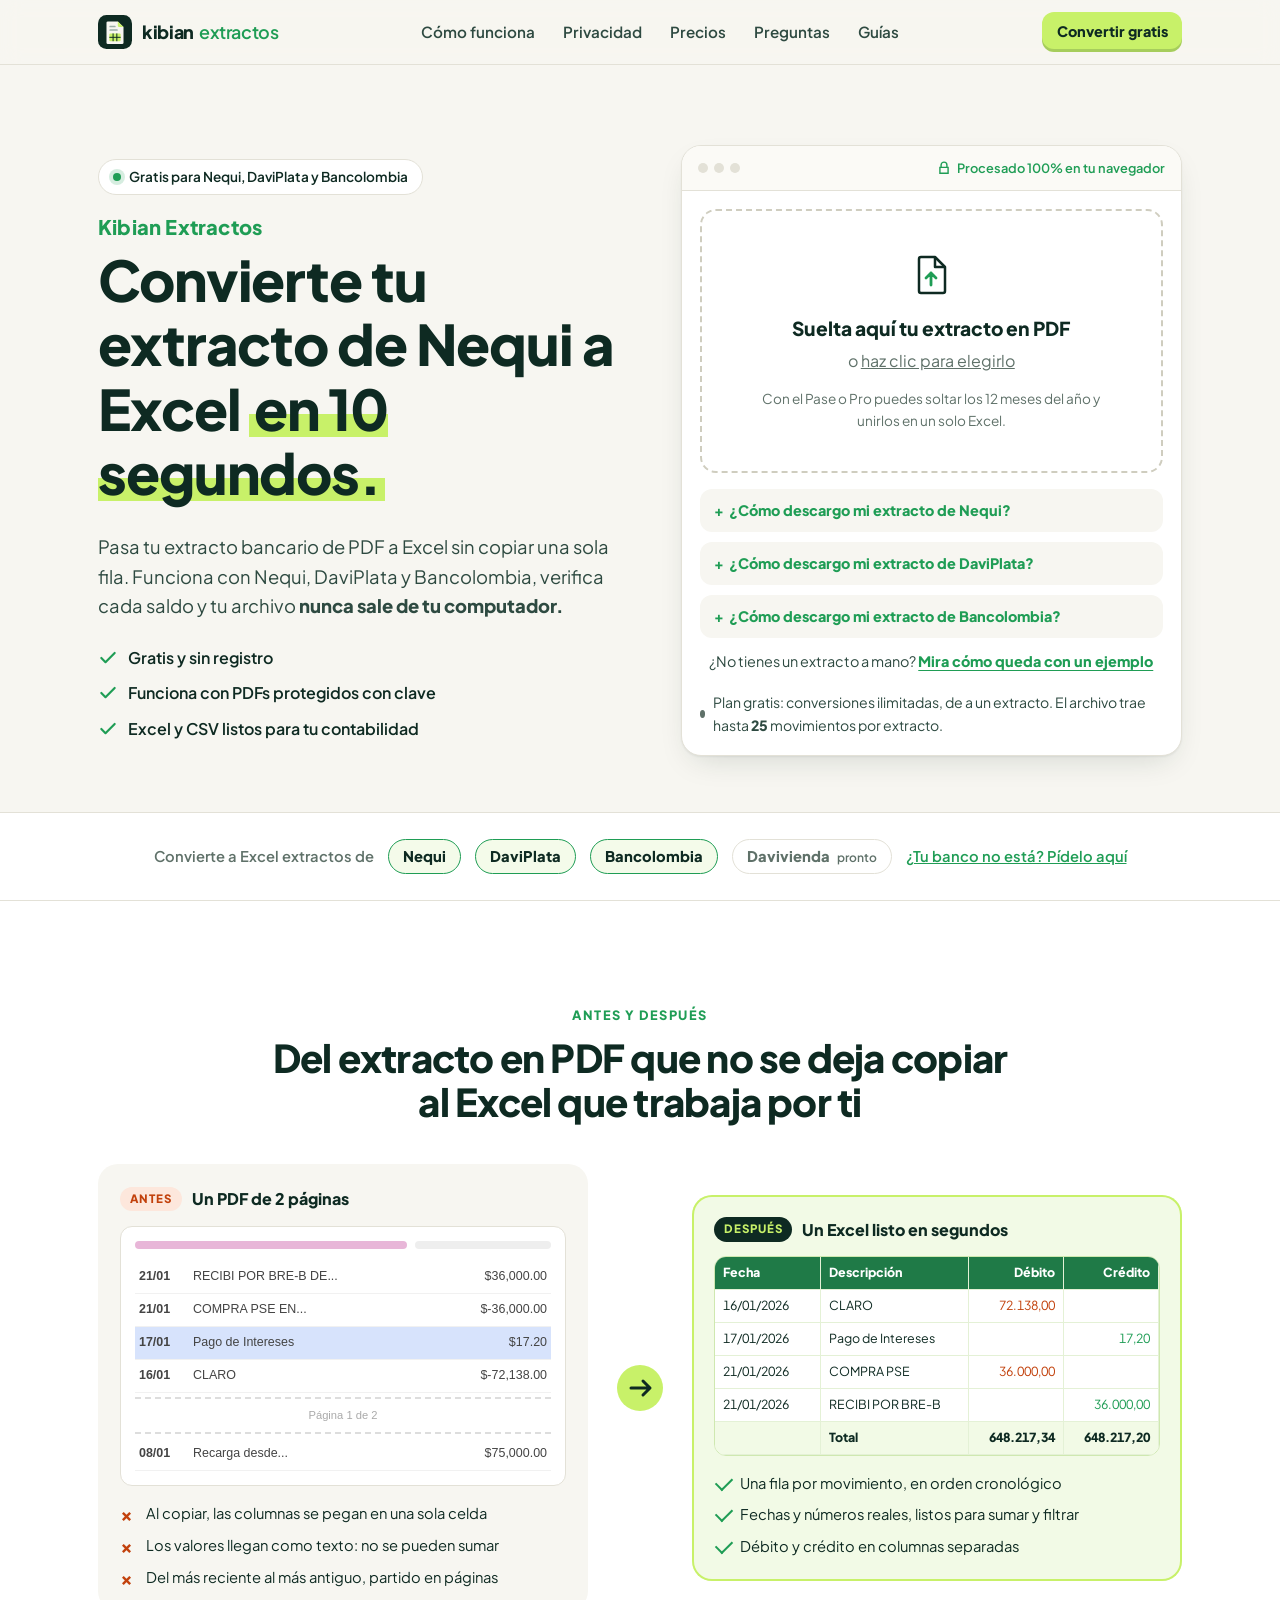
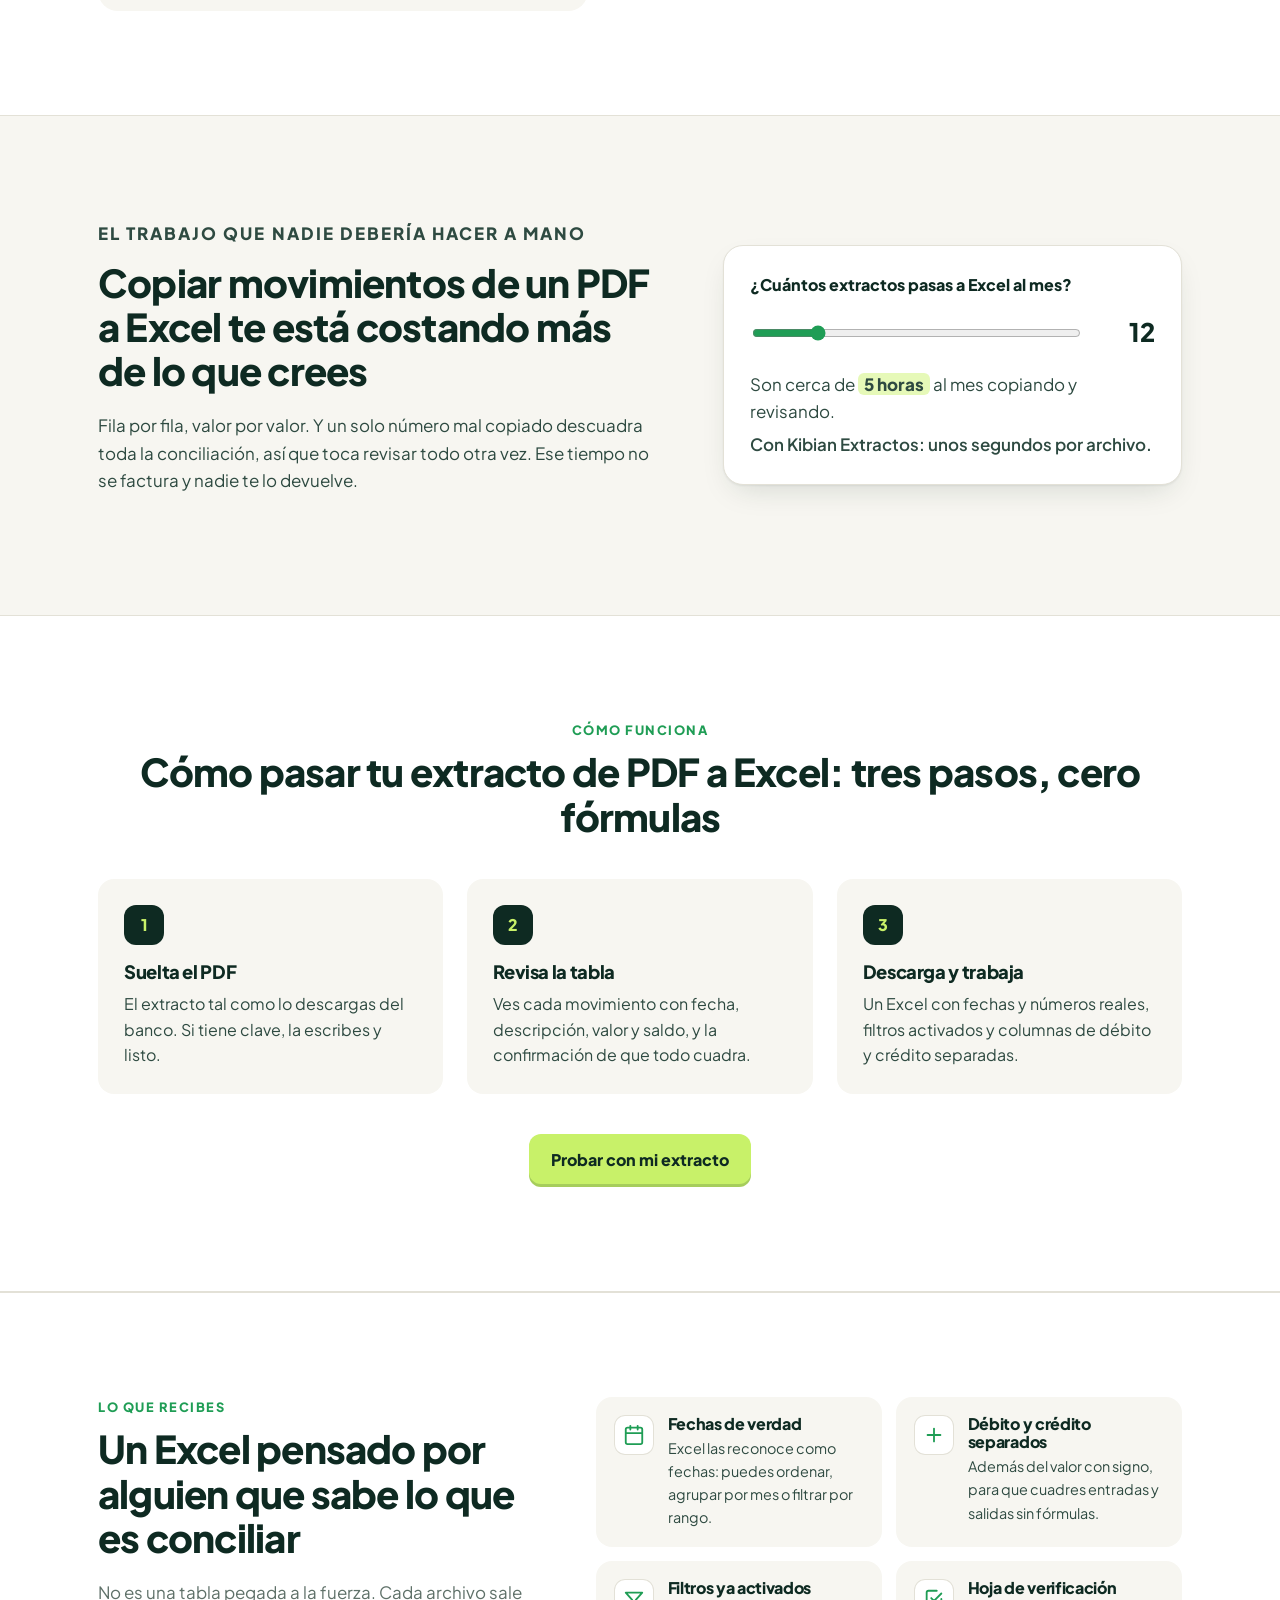
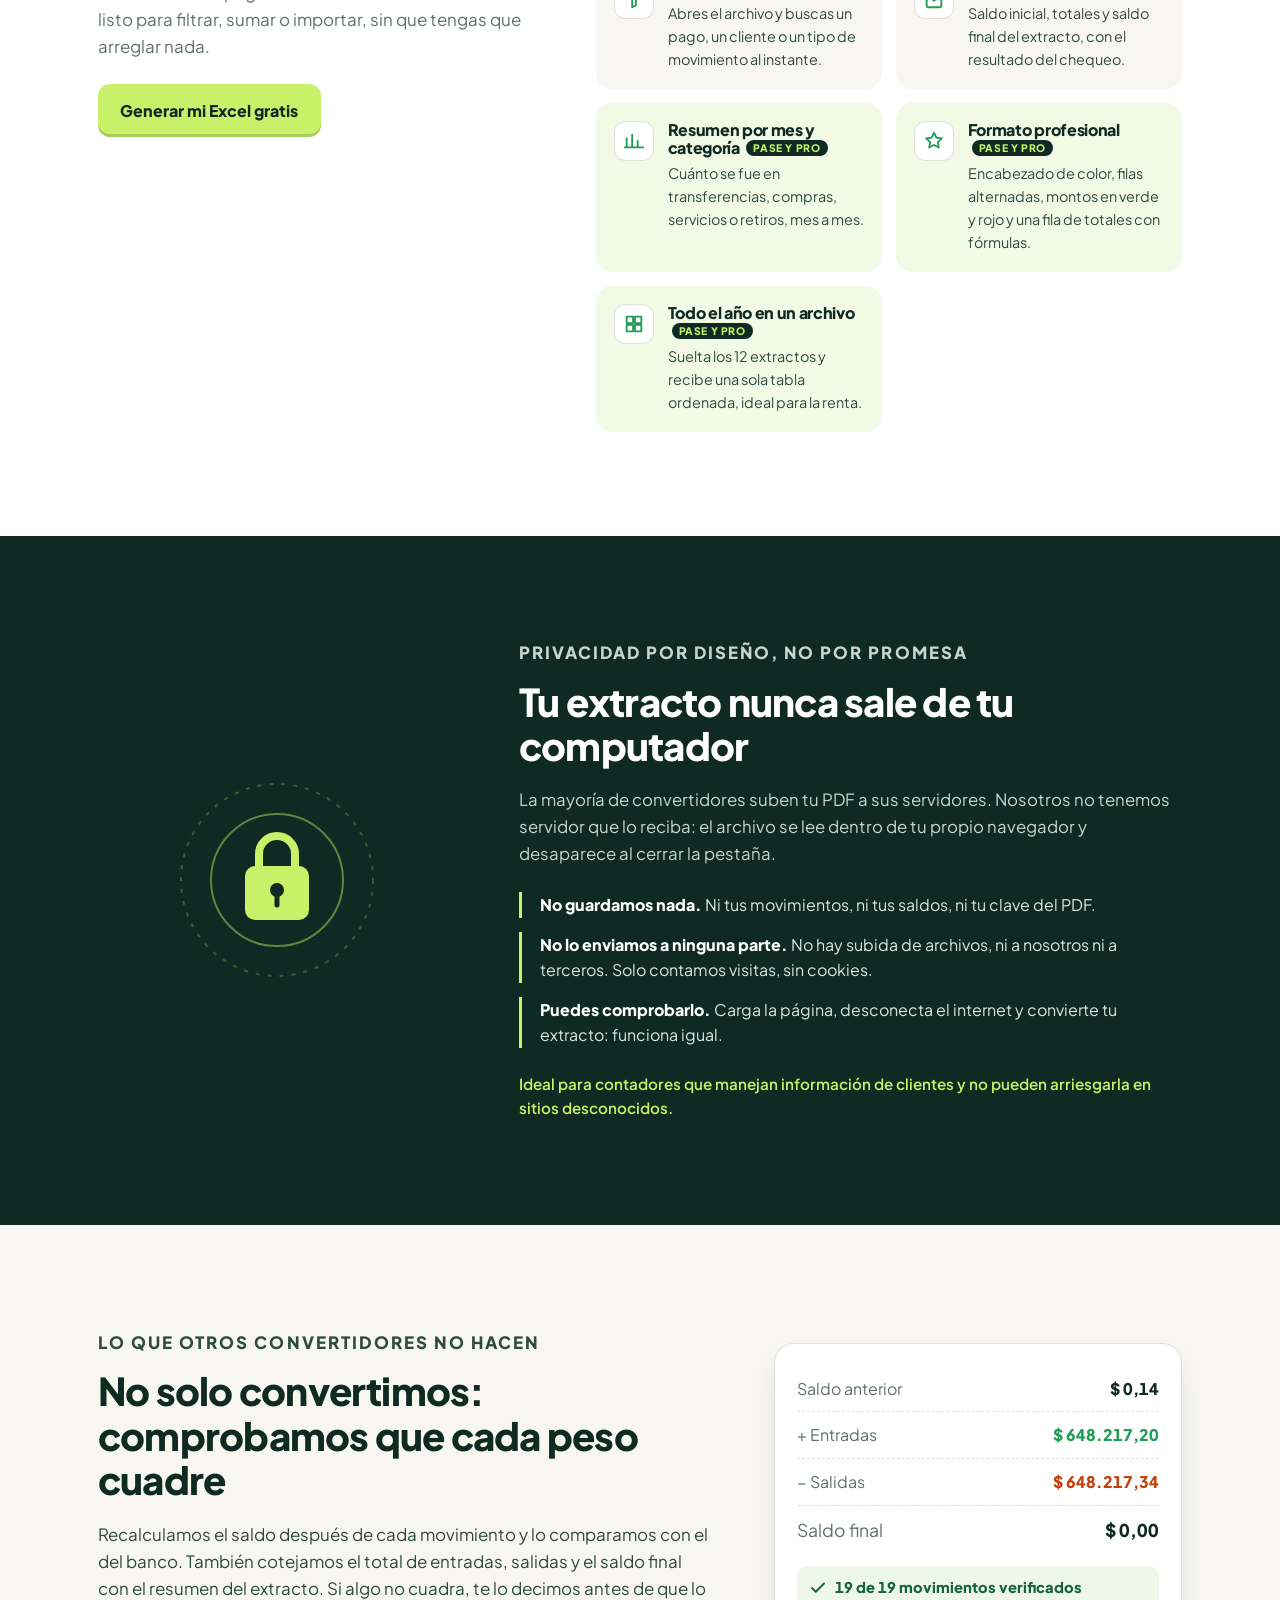
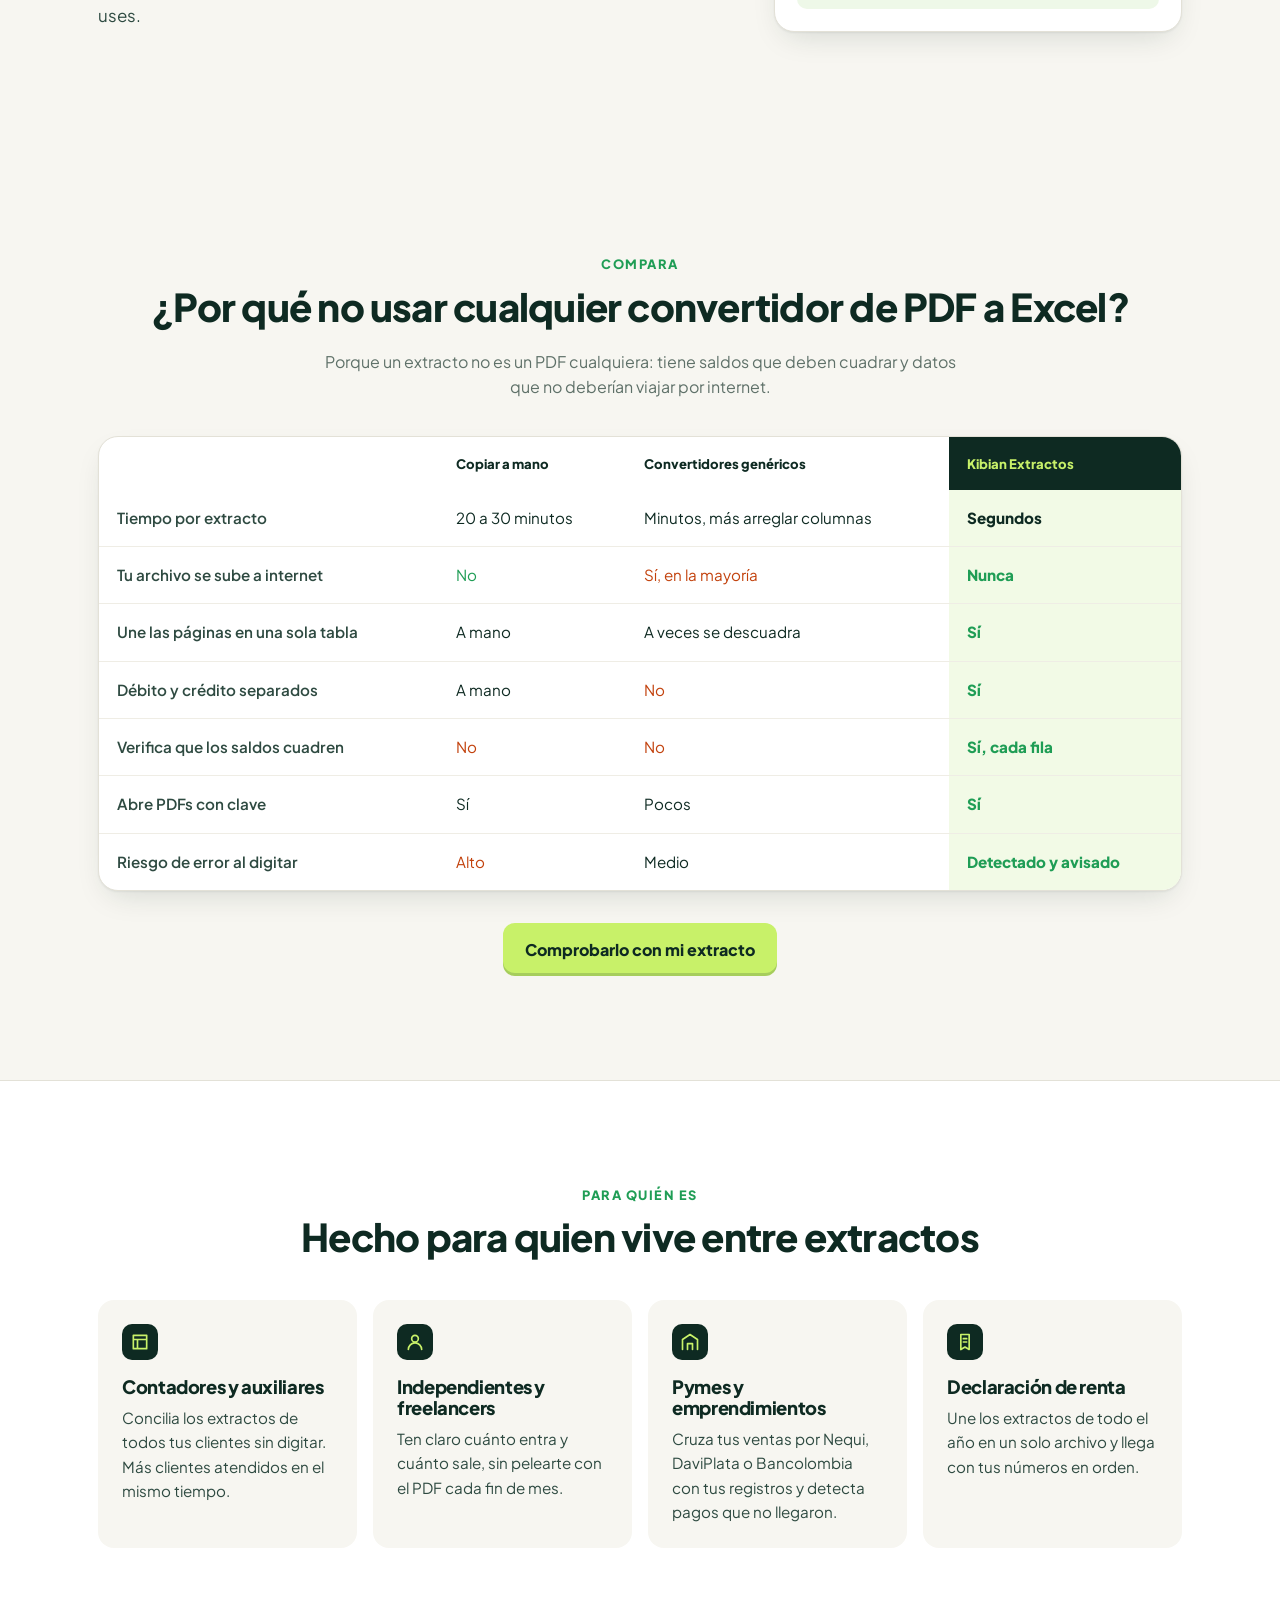
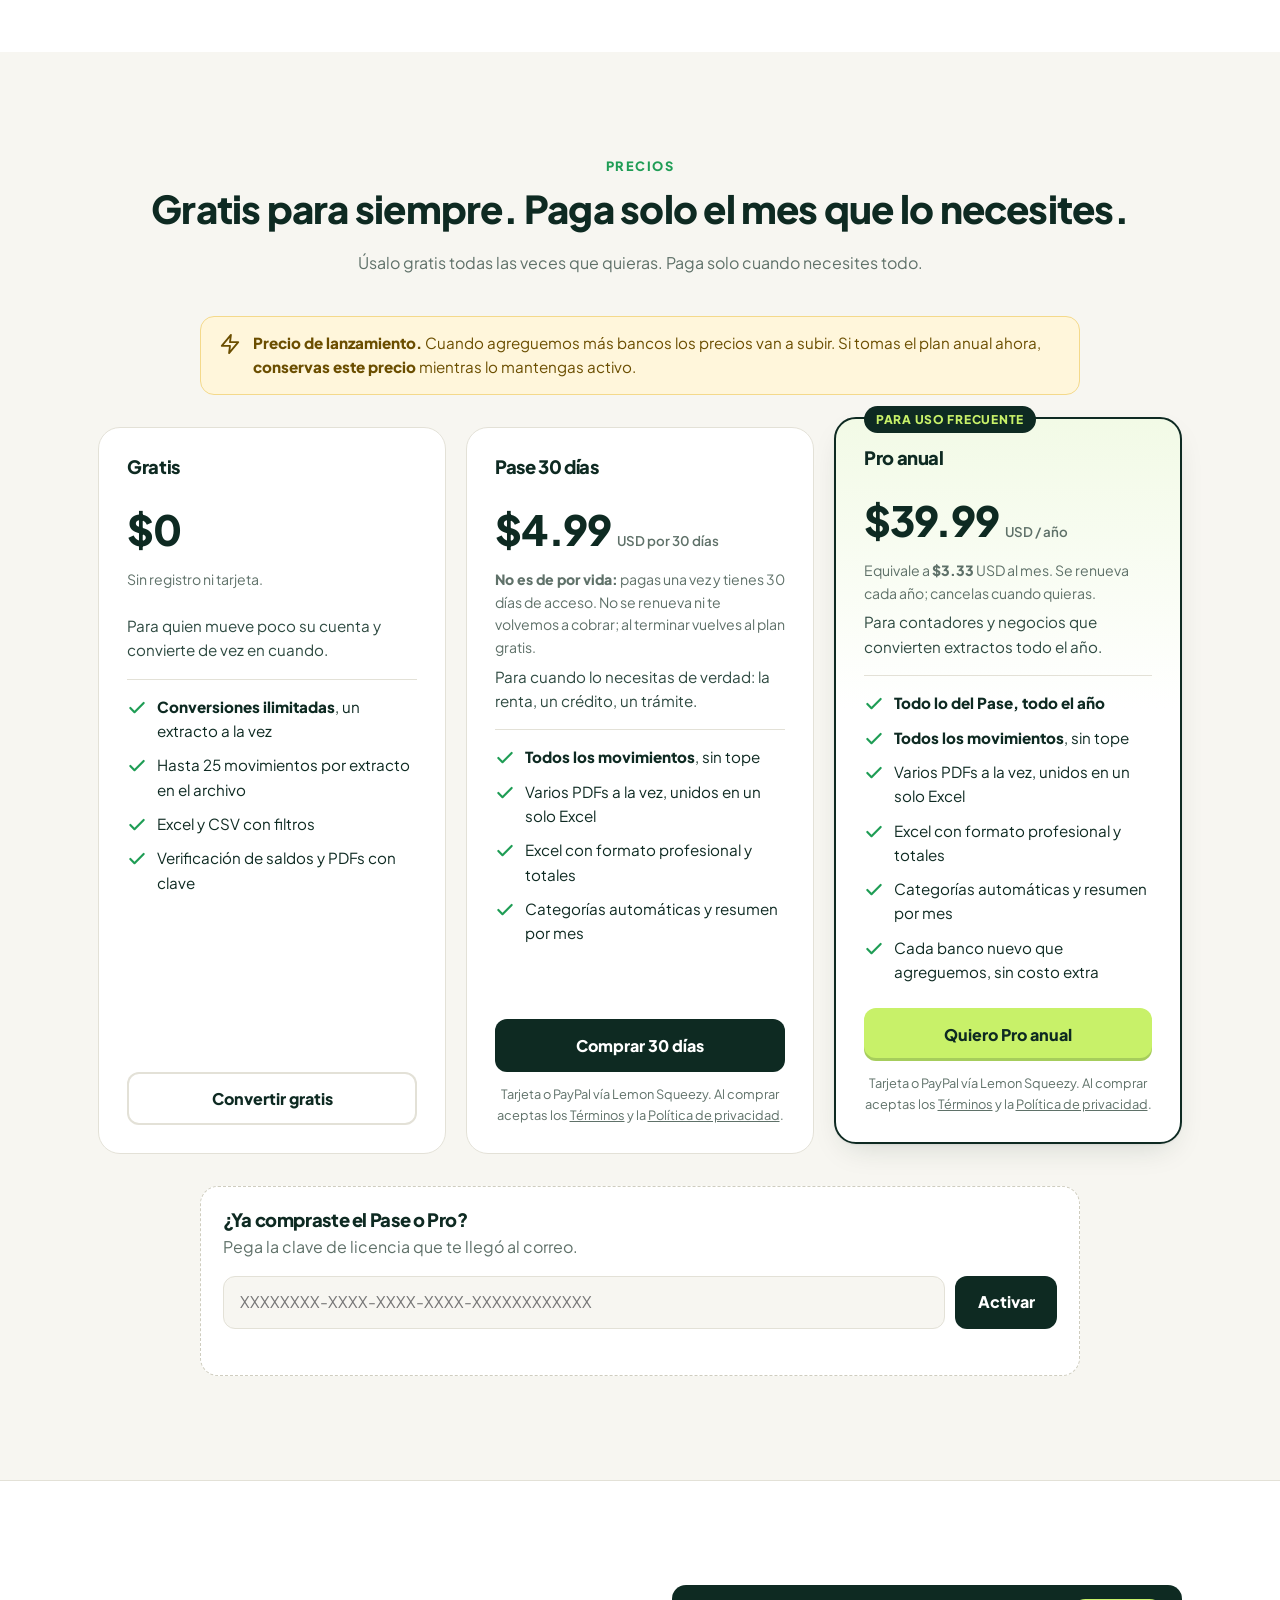
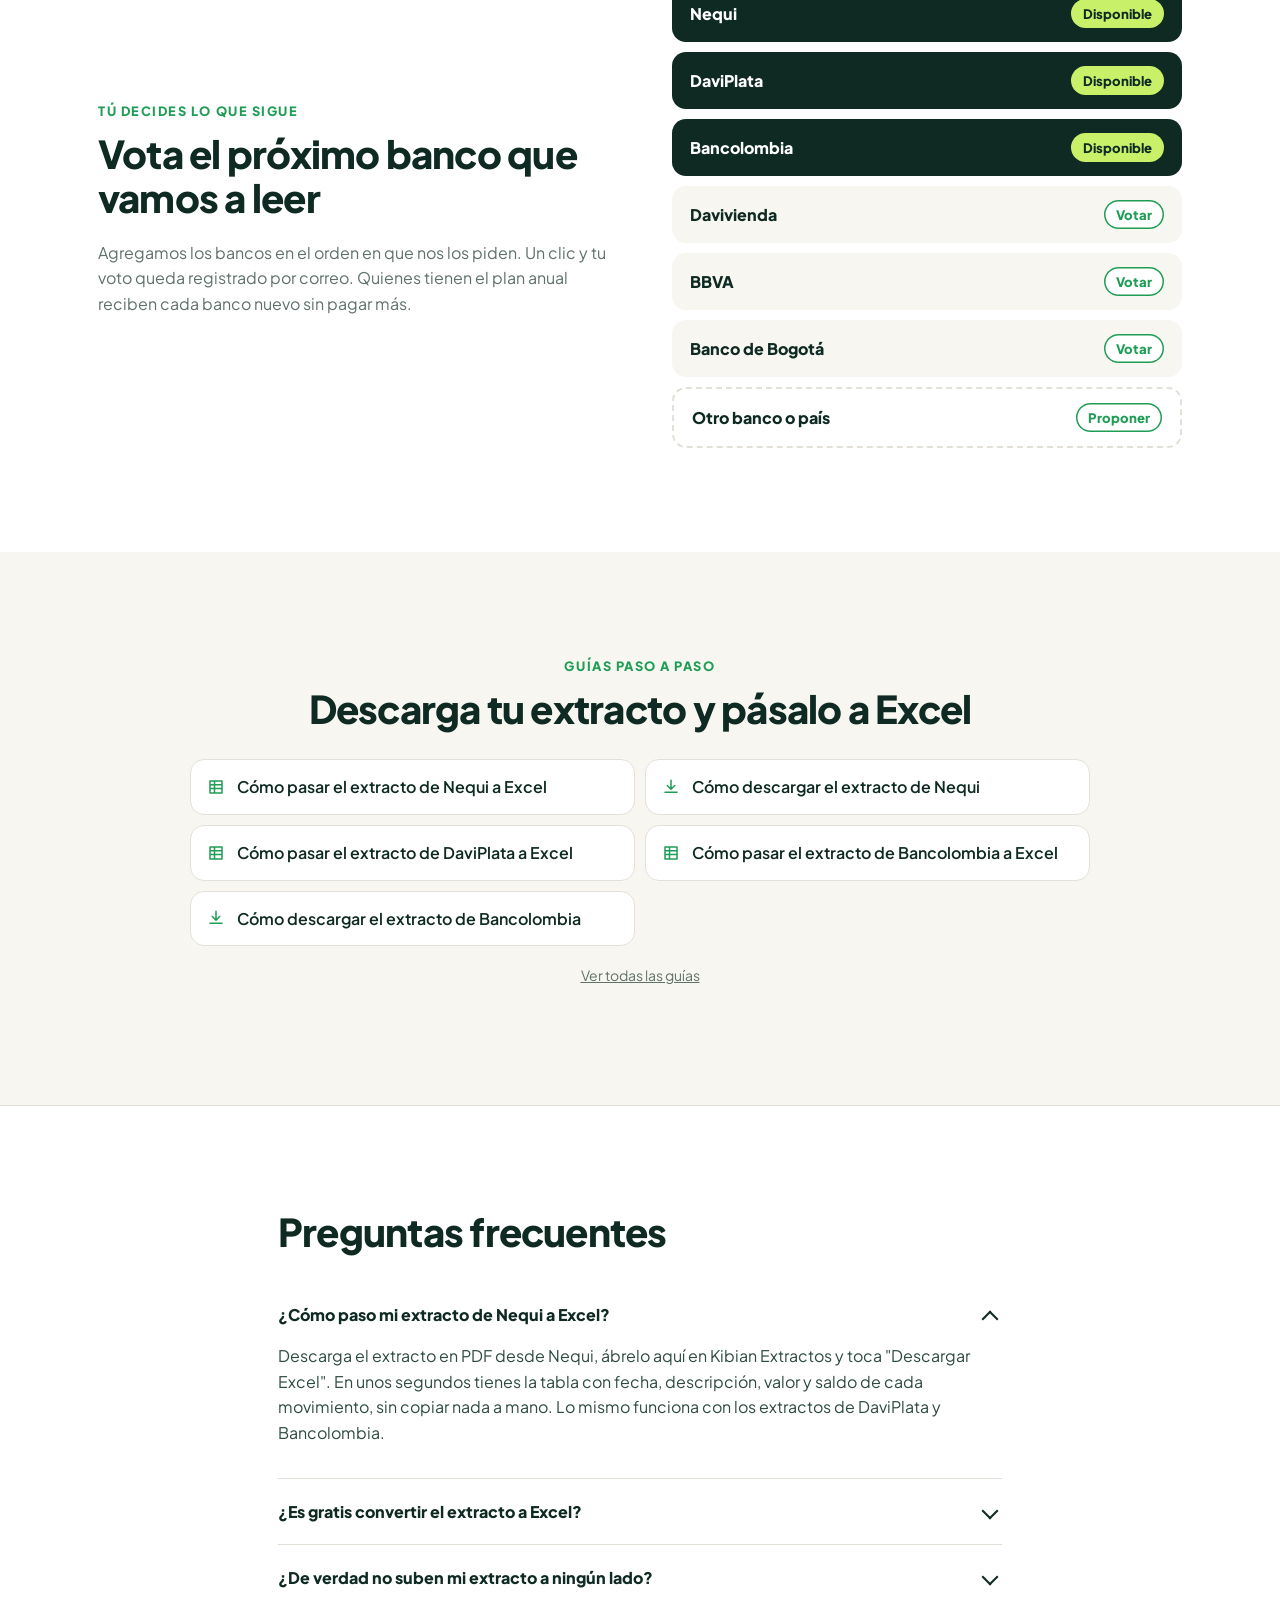
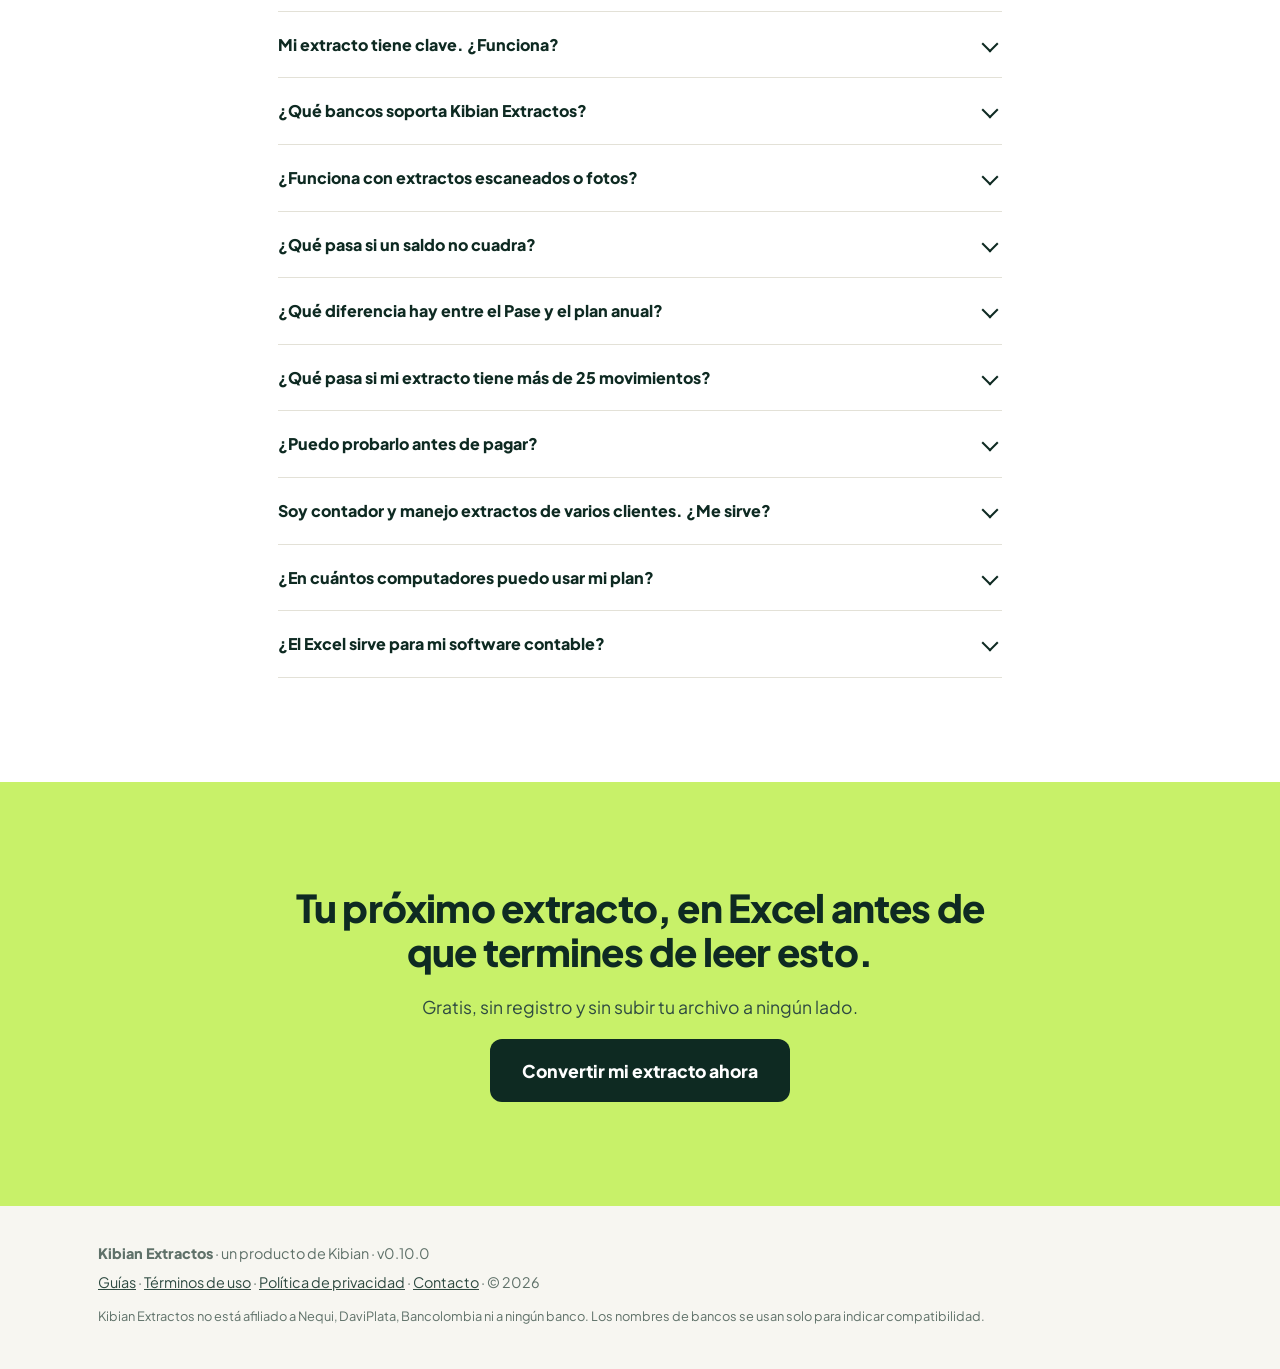
<file: index.html>
<!doctype html>
<html lang="es">
<head>
<meta charset="utf-8">
<meta http-equiv="Content-Security-Policy" content="default-src 'self'; script-src 'self' 'wasm-unsafe-eval'; style-src 'self' 'unsafe-inline'; img-src 'self' data: blob: https://kibianextractos.goatcounter.com; font-src 'self'; worker-src 'self' blob:; connect-src 'self' https://api.lemonsqueezy.com https://kibianextractos.goatcounter.com https://*.workers.dev; base-uri 'self'; form-action 'self'">
<meta name="referrer" content="strict-origin-when-cross-origin">
<meta name="viewport" content="width=device-width, initial-scale=1">
<title>Kibian Extractos: convertir extracto de Nequi a Excel gratis</title>
<meta name="description" content="Convierte gratis tu extracto de Nequi, DaviPlata o Bancolombia de PDF a Excel en segundos. Sin registro, con saldos verificados y sin subir tu archivo a internet.">
<meta name="robots" content="index, follow, max-image-preview:large">
<meta property="og:site_name" content="Kibian Extractos">
<meta property="og:locale" content="es_CO">
<meta property="og:url" content="https://fabianlasso3.github.io/kibian-extractos/">
<meta property="og:title" content="Kibian Extractos: tu extracto de Nequi, DaviPlata o Bancolombia en Excel">
<meta property="og:description" content="Convierte tu extracto bancario de PDF a Excel gratis, sin copiar y pegar. Saldos verificados y tu archivo nunca sale de tu dispositivo.">
<meta name="twitter:card" content="summary">
<meta name="twitter:title" content="Kibian Extractos: convertir extracto de Nequi a Excel gratis">
<meta name="twitter:description" content="Convierte tu extracto de Nequi, DaviPlata o Bancolombia de PDF a Excel en segundos. Gratis y privado.">
<meta property="og:type" content="website">
<meta name="theme-color" content="#0E2A22">
<link rel="canonical" href="https://fabianlasso3.github.io/kibian-extractos/">
<link rel="icon" href="favicon.svg" type="image/svg+xml">
<link rel="stylesheet" href="css/styles.css">
<script type="application/ld+json">
{
 "@context": "https://schema.org",
 "@graph": [
  {
   "@type": "WebSite",
   "@id": "https://fabianlasso3.github.io/kibian-extractos/#web",
   "name": "Kibian Extractos",
   "alternateName": [
    "Kibian Extractos: extractos a Excel",
    "Kibian"
   ],
   "url": "https://fabianlasso3.github.io/kibian-extractos/",
   "inLanguage": "es"
  },
  {
   "@type": "SoftwareApplication",
   "@id": "https://fabianlasso3.github.io/kibian-extractos/#app",
   "name": "Kibian Extractos",
   "url": "https://fabianlasso3.github.io/kibian-extractos/",
   "description": "Herramienta web gratuita que convierte extractos bancarios en PDF de Nequi, DaviPlata y Bancolombia a Excel y CSV. Procesa el archivo en el navegador, sin subirlo a internet, y verifica los saldos.",
   "applicationCategory": "FinanceApplication",
   "operatingSystem": "Web (Chrome, Safari, Edge, Firefox)",
   "browserRequirements": "Requiere un navegador moderno con JavaScript",
   "inLanguage": "es",
   "isAccessibleForFree": true,
   "featureList": [
    "Convertir extracto de Nequi a Excel",
    "Convertir extracto de DaviPlata a Excel",
    "Convertir extracto de Bancolombia a Excel",
    "Exportar a CSV",
    "Verificación de saldos",
    "Abre PDFs protegidos con clave",
    "Procesamiento local sin subir archivos"
   ],
   "offers": [
    {
     "@type": "Offer",
     "name": "Gratis",
     "price": "0",
     "priceCurrency": "USD"
    },
    {
     "@type": "Offer",
     "name": "Pase 30 días",
     "price": "4.99",
     "priceCurrency": "USD",
     "description": "Pago único: 30 días de acceso, no se renueva"
    },
    {
     "@type": "Offer",
     "name": "Pro anual",
     "price": "39.99",
     "priceCurrency": "USD",
     "description": "Suscripción anual"
    }
   ],
   "author": {
    "@type": "Person",
    "name": "Fabian Steven Lasso Ramírez"
   },
   "publisher": {
    "@type": "Organization",
    "name": "Kibian"
   }
  },
  {
   "@type": "FAQPage",
   "@id": "https://fabianlasso3.github.io/kibian-extractos/#faq",
   "mainEntity": [
    {
     "@type": "Question",
     "name": "¿Cómo paso mi extracto de Nequi a Excel?",
     "acceptedAnswer": {
      "@type": "Answer",
      "text": "Descarga el extracto en PDF desde Nequi, ábrelo aquí en Kibian Extractos y toca \"Descargar Excel\". En unos segundos tienes la tabla con fecha, descripción, valor y saldo de cada movimiento, sin copiar nada a mano. Lo mismo funciona con los extractos de DaviPlata y Bancolombia."
     }
    },
    {
     "@type": "Question",
     "name": "¿Es gratis convertir el extracto a Excel?",
     "acceptedAnswer": {
      "@type": "Answer",
      "text": "Sí. El plan gratis no tiene límite de conversiones ni pide registro: conviertes un extracto a la vez y el archivo incluye hasta 25 movimientos por extracto. Si necesitas todos los movimientos, varios extractos en un solo Excel o el resumen por categorías, puedes tomar el Pase de 30 días o el plan anual."
     }
    },
    {
     "@type": "Question",
     "name": "¿De verdad no suben mi extracto a ningún lado?",
     "acceptedAnswer": {
      "@type": "Answer",
      "text": "De verdad. La herramienta se descarga en tu navegador y lee el PDF ahí mismo. No existe un servidor que reciba archivos. Puedes cargar la página, desconectar el internet y convertir tu extracto para comprobarlo."
     }
    },
    {
     "@type": "Question",
     "name": "Mi extracto tiene clave. ¿Funciona?",
     "acceptedAnswer": {
      "@type": "Answer",
      "text": "Sí. Al soltar el archivo te pedimos la clave, abres el PDF en tu navegador y seguimos. La clave no se guarda ni se envía a ninguna parte."
     }
    },
    {
     "@type": "Question",
     "name": "¿Qué bancos soporta Kibian Extractos?",
     "acceptedAnswer": {
      "@type": "Answer",
      "text": "Hoy, Nequi, DaviPlata y Bancolombia (cuenta de ahorros y corriente). Estamos trabajando en Davivienda. Si necesitas otro banco, escríbenos: los bancos más pedidos son los primeros que agregamos."
     }
    },
    {
     "@type": "Question",
     "name": "¿Funciona con extractos escaneados o fotos?",
     "acceptedAnswer": {
      "@type": "Answer",
      "text": "Por ahora no. Leemos el PDF original que descargas del banco, que es el caso de casi todos los extractos digitales."
     }
    },
    {
     "@type": "Question",
     "name": "¿Qué pasa si un saldo no cuadra?",
     "acceptedAnswer": {
      "@type": "Answer",
      "text": "Te avisamos en pantalla y en la hoja \"Verificación\" del Excel, indicando la fila. Así sabes exactamente qué revisar antes de usar los datos."
     }
    },
    {
     "@type": "Question",
     "name": "¿Qué diferencia hay entre el Pase y el plan anual?",
     "acceptedAnswer": {
      "@type": "Answer",
      "text": "Los dos desbloquean lo mismo. El Pase te da 30 días de acceso por un solo pago. No es acceso de por vida: a los 30 días termina y vuelves al plan gratis, sin cobros automáticos. Si lo necesitas otra vez, compras otro. El plan anual es una suscripción para quien lo usa todo el año; se renueva cada año y puedes cancelarla cuando quieras. En ambos casos te llega una clave al correo y la pegas en esta página."
     }
    },
    {
     "@type": "Question",
     "name": "¿Qué pasa si mi extracto tiene más de 25 movimientos?",
     "acceptedAnswer": {
      "@type": "Answer",
      "text": "Con el plan gratis ves en pantalla los primeros 25 y el archivo los incluye; el resto queda bloqueado. Con el Pase o el plan anual obtienes todos, sin tope."
     }
    },
    {
     "@type": "Question",
     "name": "¿Puedo probarlo antes de pagar?",
     "acceptedAnswer": {
      "@type": "Answer",
      "text": "Sí, y sin registrarte. El plan gratis es para siempre: conviertes los extractos que quieras, uno a la vez, con hasta 25 movimientos por extracto en el archivo y la verificación de saldos incluida. Si no tienes un extracto a mano, usa el botón de ejemplo en la herramienta y descarga el Excel de prueba."
     }
    },
    {
     "@type": "Question",
     "name": "Soy contador y manejo extractos de varios clientes. ¿Me sirve?",
     "acceptedAnswer": {
      "@type": "Answer",
      "text": "Es justo para ti. Con el plan anual obtienes todos los movimientos, procesas varios archivos a la vez y, como nada se sube a internet, no expones la información de tus clientes a terceros."
     }
    },
    {
     "@type": "Question",
     "name": "¿En cuántos computadores puedo usar mi plan?",
     "acceptedAnswer": {
      "@type": "Answer",
      "text": "La licencia se activa por navegador y sirve en 2 a la vez, por ejemplo el de la oficina y el de la casa. Puedes desactivarla en uno para moverla a otro."
     }
    },
    {
     "@type": "Question",
     "name": "¿El Excel sirve para mi software contable?",
     "acceptedAnswer": {
      "@type": "Answer",
      "text": "El Excel trae fechas y números reales (no texto), con débito y crédito en columnas separadas, así que se puede filtrar, sumar o importar. El CSV usa el formato estándar que aceptan la mayoría de programas."
     }
    }
   ]
  }
 ]
}
</script>
</head>
<body>

<header class="nav">
  <div class="wrap nav__in">
    <a href="./" class="brand" aria-label="Kibian Extractos, inicio">
      <img class="brand__mark" src="assets/logo-mark.svg" width="34" height="34" alt="">
      <span class="brand__txt"><span class="brand__k">kibian</span><span class="brand__e">extractos</span></span>
    </a>
    <nav class="nav__links" aria-label="Principal">
      <a href="#como-funciona">Cómo funciona</a>
      <a href="#privacidad">Privacidad</a>
      <a href="#precios">Precios</a>
      <a href="#faq">Preguntas</a>
      <a href="guias.html">Guías</a>
    </nav>
    <a href="#convertir" class="btn btn--primary btn--sm">Convertir gratis</a>
  </div>
</header>

<main>

<!-- HERO + HERRAMIENTA -->
<section class="hero" id="convertir">
  <div class="wrap hero__grid">
    <div class="hero__copy">
      <p class="pill"><span class="dot dot--live"></span> Gratis para Nequi, DaviPlata y Bancolombia</p>
      <h1><span class="h1-brand">Kibian Extractos</span> Convierte tu extracto de Nequi a Excel <span class="mark">en 10 segundos.</span></h1>
      <p class="lead lead--desk">Pasa tu extracto bancario de PDF a Excel sin copiar una sola fila. Funciona con Nequi, DaviPlata y Bancolombia, verifica cada saldo y tu archivo <strong>nunca sale de tu computador.</strong></p>
      <p class="lead lead--mob">Pasa tu extracto de Nequi, DaviPlata o Bancolombia de PDF a Excel. Gratis, sin registro, y tu archivo <strong>nunca sale de tu celular.</strong></p>
      <ul class="ticks">
        <li><svg viewBox="0 0 24 24" aria-hidden="true"><path d="M20 6 9 17l-5-5"/></svg> Gratis y sin registro</li>
        <li><svg viewBox="0 0 24 24" aria-hidden="true"><path d="M20 6 9 17l-5-5"/></svg> Funciona con PDFs protegidos con clave</li>
        <li><svg viewBox="0 0 24 24" aria-hidden="true"><path d="M20 6 9 17l-5-5"/></svg> Excel y CSV listos para tu contabilidad</li>
      </ul>
    </div>

    <div class="tool" aria-label="Convertidor de extractos bancarios PDF a Excel">
      <div class="tool__bar">
        <span class="tool__dots" aria-hidden="true"><i></i><i></i><i></i></span>
        <span class="tool__lock"><svg viewBox="0 0 24 24" width="14" height="14" aria-hidden="true"><path fill="none" stroke="currentColor" stroke-width="2.4" stroke-linecap="round" d="M7 11V7a5 5 0 0 1 10 0v4M5 11h14v10H5z"/></svg> Procesado 100% en tu navegador</span>
      </div>
      <div class="inapp" id="inapp" hidden>
        <div class="inapp__head">
          <svg viewBox="0 0 24 24" width="22" height="22" aria-hidden="true"><path fill="none" stroke="currentColor" stroke-width="2" stroke-linecap="round" stroke-linejoin="round" d="M12 9v4m0 4h.01M10.3 3.9 1.8 18a2 2 0 0 0 1.7 3h17a2 2 0 0 0 1.7-3L13.7 3.9a2 2 0 0 0-3.4 0z"/></svg>
          <p><strong>Estás dentro de <span id="inappName">la app</span>.</strong> Aquí la descarga del Excel puede fallar. Ábrela en tu navegador o envíate el link para usarla cuando tengas tu extracto a mano.</p>
        </div>
        <div class="inapp__btns">
          <a class="btn btn--dark btn--sm" id="inappOpen" href="#" hidden>
            <svg viewBox="0 0 24 24" width="18" height="18" aria-hidden="true"><path fill="none" stroke="currentColor" stroke-width="2.2" stroke-linecap="round" stroke-linejoin="round" d="M14 4h6v6M20 4l-9 9M19 14v5a1 1 0 0 1-1 1H5a1 1 0 0 1-1-1V6a1 1 0 0 1 1-1h5"/></svg>
            <span id="inappOpenTxt">Abrir en el navegador</span>
          </a>
          <button type="button" class="btn btn--primary btn--sm" id="inappSend">
            <svg viewBox="0 0 24 24" width="18" height="18" aria-hidden="true"><path fill="none" stroke="currentColor" stroke-width="2.2" stroke-linecap="round" stroke-linejoin="round" d="M22 2 11 13M22 2l-7 20-4-9-9-4z"/></svg>
            Envíame el link
          </button>
        </div>
        <div class="inapp__send" id="inappSendBox" hidden>
          <a class="btn btn--ghost btn--sm" id="sendWa" href="#" target="_blank" rel="noopener">
            <svg viewBox="0 0 24 24" width="18" height="18" aria-hidden="true"><path fill="none" stroke="currentColor" stroke-width="2" stroke-linecap="round" stroke-linejoin="round" d="M21 11.5a8.5 8.5 0 0 1-12.6 7.4L3 20l1.2-5.1A8.5 8.5 0 1 1 21 11.5z"/></svg>
            WhatsApp
          </a>
          <a class="btn btn--ghost btn--sm" id="sendMail" href="#">
            <svg viewBox="0 0 24 24" width="18" height="18" aria-hidden="true"><path fill="none" stroke="currentColor" stroke-width="2" stroke-linecap="round" stroke-linejoin="round" d="M4 5h16v14H4zM4 6l8 7 8-7"/></svg>
            Correo
          </a>
          <button type="button" class="btn btn--ghost btn--sm" id="inappCopy">
            <svg viewBox="0 0 24 24" width="18" height="18" aria-hidden="true"><path fill="none" stroke="currentColor" stroke-width="2" stroke-linecap="round" stroke-linejoin="round" d="M9 9h11v11H9zM5 15H4V4h11v1"/></svg>
            <span>Copiar link</span>
          </button>
          <p class="inapp__tip">En WhatsApp puedes enviártelo a ti mismo: busca tu propio número en la lista de chats.</p>
        </div>
      </div>
      <div id="dropzone" class="drop" tabindex="0" role="button" aria-describedby="dropHint">
        <input type="file" id="fileInput" accept="application/pdf,.pdf" hidden>
        <div class="drop__icon" aria-hidden="true">
          <svg viewBox="0 0 48 48" width="48" height="48"><path d="M14 6h14l10 10v24a2 2 0 0 1-2 2H14a2 2 0 0 1-2-2V8a2 2 0 0 1 2-2z" fill="#fff" stroke="currentColor" stroke-width="2.5" stroke-linejoin="round"/><path d="M28 6v10h10" fill="none" stroke="currentColor" stroke-width="2.5" stroke-linejoin="round"/><path d="M24 34V22m0 0-5 5m5-5 5 5" fill="none" stroke="#1F9D55" stroke-width="2.8" stroke-linecap="round" stroke-linejoin="round"/></svg>
        </div>
        <p class="drop__title"><span class="only-desk">Suelta aquí tu extracto en PDF</span><span class="only-touch">Toca aquí y elige tu extracto en PDF</span></p>
        <p class="drop__sub"><span class="only-desk">o <u>haz clic para elegirlo</u></span><span class="only-touch">Lo buscas en <u>Descargas</u> o en <u>Archivos</u></span></p>
        <p class="drop__hint" id="dropHint"></p>
      </div>
      <details class="help-nequi" id="helpNequi">
        <summary>¿Cómo descargo mi extracto de Nequi?</summary>
        <ol>
          <li>Entra a <b>nequi.com.co</b> desde el navegador y toca <b>Entrar</b>.</li>
          <li>Ingresa con tu celular, tu clave y la clave dinámica que te muestra la app.</li>
          <li>Busca <b>Certificados y extractos</b>, elige el mes y descárgalo en PDF.</li>
          <li>Vuelve aquí y elígelo. Si te pide clave, suele ser tu número de documento.</li>
        </ol>
        <p class="help-more"><a href="descargar-extracto-nequi.html">Ver la guía completa</a></p>
      </details>
      <details class="help-nequi" id="helpDavi">
        <summary>¿Cómo descargo mi extracto de DaviPlata?</summary>
        <ol>
          <li>Abre la app <b>DaviPlata</b> e ingresa con tu documento y tu clave.</li>
          <li>En el menú busca la opción de <b>extractos</b>, elige el mes y descárgalo en PDF.</li>
          <li>Vuelve aquí y elígelo. Si te pide clave, suele ser tu número de documento.</li>
        </ol>
      </details>
      <details class="help-nequi" id="helpBancolombia">
        <summary>¿Cómo descargo mi extracto de Bancolombia?</summary>
        <ol>
          <li>Entra a la <b>Sucursal Virtual Personas</b> de Bancolombia desde el navegador.</li>
          <li>Ve a <b>Certificados y extractos de cuentas bancarias</b> (o <b>Documentos → Extractos</b>).</li>
          <li>Elige tu cuenta de ahorros o corriente y el periodo, y descárgalo en PDF.</li>
          <li>Vuelve aquí y elígelo. La clave del PDF es tu número de documento.</li>
        </ol>
        <p class="help-more"><a href="descargar-extracto-bancolombia.html">Ver la guía completa</a></p>
      </details>
      <button type="button" class="demo-btn" id="demoBtn">¿No tienes un extracto a mano? <u>Mira cómo queda con un ejemplo</u></button>
      <p class="plan-badge" id="planBadge"></p>
      <p class="status" id="status" hidden role="status" aria-live="polite"></p>
    </div>
  </div>
  <div class="wrap">
    <div id="results" class="results" hidden aria-live="polite"></div>
  </div>
</section>

<!-- BANCOS -->
<section class="banks">
  <div class="wrap banks__in">
    <p>Convierte a Excel extractos de</p>
    <span class="bank bank--on">Nequi</span>
    <span class="bank bank--on">DaviPlata</span>
    <span class="bank bank--on">Bancolombia</span>
    <span class="bank">Davivienda <em>pronto</em></span>
    <a class="banks__ask" data-mail="Quiero que agreguen mi banco" href="#">¿Tu banco no está? Pídelo aquí</a>
  </div>
</section>

<!-- ANTES / DESPUES -->
<section class="ba">
  <div class="wrap">
    <p class="eyebrow center">Antes y después</p>
    <h2 class="center">Del extracto en PDF que no se deja copiar<br class="hide-sm"> al Excel que trabaja por ti</h2>
    <div class="ba__grid">
      <figure class="ba__card ba__card--before">
        <figcaption><span class="ba__tag ba__tag--bad">Antes</span> Un PDF de 2 páginas</figcaption>
        <div class="fake-pdf" aria-hidden="true">
          <div class="fp-head"><i></i><i></i></div>
          <div class="fp-row"><b>21/01</b><span>RECIBI POR BRE-B DE...</span><em>$36,000.00</em></div>
          <div class="fp-row"><b>21/01</b><span>COMPRA PSE EN...</span><em>$-36,000.00</em></div>
          <div class="fp-row fp-row--sel"><b>17/01</b><span>Pago de Intereses</span><em>$17.20</em></div>
          <div class="fp-row"><b>16/01</b><span>CLARO</span><em>$-72,138.00</em></div>
          <div class="fp-break">Página 1 de 2</div>
          <div class="fp-row"><b>08/01</b><span>Recarga desde...</span><em>$75,000.00</em></div>
        </div>
        <ul class="ba__list ba__list--bad">
          <li>Al copiar, las columnas se pegan en una sola celda</li>
          <li>Los valores llegan como texto: no se pueden sumar</li>
          <li>Del más reciente al más antiguo, partido en páginas</li>
        </ul>
      </figure>
      <div class="ba__arrow" aria-hidden="true"><svg viewBox="0 0 48 48" width="48" height="48"><circle cx="24" cy="24" r="23" fill="#C8F169"/><path d="M15 24h18m-6-7 7 7-7 7" fill="none" stroke="#0E2A22" stroke-width="3" stroke-linecap="round" stroke-linejoin="round"/></svg></div>
      <figure class="ba__card ba__card--after">
        <figcaption><span class="ba__tag ba__tag--good">Después</span> Un Excel listo en segundos</figcaption>
        <div class="fake-xls" aria-hidden="true">
          <div class="fx-row fx-row--h"><span>Fecha</span><span>Descripción</span><span>Débito</span><span>Crédito</span></div>
          <div class="fx-row"><span>16/01/2026</span><span>CLARO</span><span class="neg">72.138,00</span><span></span></div>
          <div class="fx-row"><span>17/01/2026</span><span>Pago de Intereses</span><span></span><span class="pos">17,20</span></div>
          <div class="fx-row"><span>21/01/2026</span><span>COMPRA PSE</span><span class="neg">36.000,00</span><span></span></div>
          <div class="fx-row"><span>21/01/2026</span><span>RECIBI POR BRE-B</span><span></span><span class="pos">36.000,00</span></div>
          <div class="fx-row fx-row--t"><span></span><span>Total</span><span>648.217,34</span><span>648.217,20</span></div>
        </div>
        <ul class="ba__list ba__list--good">
          <li>Una fila por movimiento, en orden cronológico</li>
          <li>Fechas y números reales, listos para sumar y filtrar</li>
          <li>Débito y crédito en columnas separadas</li>
        </ul>
      </figure>
    </div>
  </div>
</section>

<!-- DOLOR -->
<section class="pain">
  <div class="wrap pain__grid">
    <div>
      <p class="eyebrow">El trabajo que nadie debería hacer a mano</p>
      <h2>Copiar movimientos de un PDF a Excel te está costando más de lo que crees</h2>
      <p>Fila por fila, valor por valor. Y un solo número mal copiado descuadra toda la conciliación, así que toca revisar todo otra vez. Ese tiempo no se factura y nadie te lo devuelve.</p>
    </div>
    <div class="calc">
      <label for="calcRange">¿Cuántos extractos pasas a Excel al mes?</label>
      <div class="calc__row"><input type="range" id="calcRange" min="1" max="60" value="12"><output id="calcOut">12</output></div>
      <p class="calc__res">Son cerca de <strong id="calcHours">5 horas</strong> al mes copiando y revisando.</p>
      <p class="calc__note">Con Kibian Extractos: unos segundos por archivo.</p>
    </div>
  </div>
</section>

<!-- COMO FUNCIONA -->
<section class="how" id="como-funciona">
  <div class="wrap">
    <p class="eyebrow center">Cómo funciona</p>
    <h2 class="center">Cómo pasar tu extracto de PDF a Excel: tres pasos, cero fórmulas</h2>
    <ol class="steps">
      <li>
        <span class="steps__n">1</span>
        <h3>Suelta el PDF</h3>
        <p>El extracto tal como lo descargas del banco. Si tiene clave, la escribes y listo.</p>
      </li>
      <li>
        <span class="steps__n">2</span>
        <h3>Revisa la tabla</h3>
        <p>Ves cada movimiento con fecha, descripción, valor y saldo, y la confirmación de que todo cuadra.</p>
      </li>
      <li>
        <span class="steps__n">3</span>
        <h3>Descarga y trabaja</h3>
        <p>Un Excel con fechas y números reales, filtros activados y columnas de débito y crédito separadas.</p>
      </li>
    </ol>
    <div class="center"><a href="#convertir" class="btn btn--primary">Probar con mi extracto</a></div>
  </div>
</section>

<!-- LO QUE TRAE EL EXCEL -->
<section class="inside">
  <div class="wrap inside__grid">
    <div>
      <p class="eyebrow">Lo que recibes</p>
      <h2>Un Excel pensado por alguien que sabe lo que es conciliar</h2>
      <p class="muted inside__lead">No es una tabla pegada a la fuerza. Cada archivo sale listo para filtrar, sumar o importar, sin que tengas que arreglar nada.</p>
      <a href="#convertir" class="btn btn--primary">Generar mi Excel gratis</a>
    </div>
    <ul class="feats">
      <li><svg viewBox="0 0 24 24" aria-hidden="true"><path d="M8 2v4M16 2v4M3 10h18M5 4h14a2 2 0 0 1 2 2v14a2 2 0 0 1-2 2H5a2 2 0 0 1-2-2V6a2 2 0 0 1 2-2z"/></svg><div><h3>Fechas de verdad</h3><p>Excel las reconoce como fechas: puedes ordenar, agrupar por mes o filtrar por rango.</p></div></li>
      <li><svg viewBox="0 0 24 24" aria-hidden="true"><path d="M12 5v14M5 12h14"/></svg><div><h3>Débito y crédito separados</h3><p>Además del valor con signo, para que cuadres entradas y salidas sin fórmulas.</p></div></li>
      <li><svg viewBox="0 0 24 24" aria-hidden="true"><path d="M3 5h18l-7 8v6l-4 2v-8z"/></svg><div><h3>Filtros ya activados</h3><p>Abres el archivo y buscas un pago, un cliente o un tipo de movimiento al instante.</p></div></li>
      <li><svg viewBox="0 0 24 24" aria-hidden="true"><path d="M9 11l3 3 8-8M20 12v7a2 2 0 0 1-2 2H6a2 2 0 0 1-2-2V5a2 2 0 0 1 2-2h9"/></svg><div><h3>Hoja de verificación</h3><p>Saldo inicial, totales y saldo final del extracto, con el resultado del chequeo.</p></div></li>
      <li class="feats__pro"><svg viewBox="0 0 24 24" aria-hidden="true"><path d="M4 19V9M10 19V5M16 19v-7M22 19H2"/></svg><div><h3>Resumen por mes y categoría <span class="pro-tag">Pase y Pro</span></h3><p>Cuánto se fue en transferencias, compras, servicios o retiros, mes a mes.</p></div></li>
      <li class="feats__pro"><svg viewBox="0 0 24 24" aria-hidden="true"><path d="M12 3l2.6 5.3 5.9.9-4.3 4.1 1 5.8L12 16.4 6.8 19.1l1-5.8L3.5 9.2l5.9-.9z"/></svg><div><h3>Formato profesional <span class="pro-tag">Pase y Pro</span></h3><p>Encabezado de color, filas alternadas, montos en verde y rojo y una fila de totales con fórmulas.</p></div></li>
      <li class="feats__pro"><svg viewBox="0 0 24 24" aria-hidden="true"><path d="M4 4h7v7H4zM13 4h7v7h-7zM4 13h7v7H4zM13 13h7v7h-7z"/></svg><div><h3>Todo el año en un archivo <span class="pro-tag">Pase y Pro</span></h3><p>Suelta los 12 extractos y recibe una sola tabla ordenada, ideal para la renta.</p></div></li>
    </ul>
  </div>
</section>

<!-- PRIVACIDAD -->
<section class="privacy" id="privacidad">
  <div class="wrap privacy__grid">
    <div class="privacy__art" aria-hidden="true">
      <svg viewBox="0 0 220 220" width="220" height="220"><circle cx="110" cy="110" r="96" fill="none" stroke="#C8F169" stroke-opacity=".25" stroke-width="2" stroke-dasharray="4 8"/><circle cx="110" cy="110" r="66" fill="none" stroke="#C8F169" stroke-opacity=".45" stroke-width="2"/><rect x="78" y="96" width="64" height="54" rx="10" fill="#C8F169"/><path d="M92 96V84a18 18 0 0 1 36 0v12" fill="none" stroke="#C8F169" stroke-width="8" stroke-linecap="round"/><circle cx="110" cy="120" r="7" fill="#0E2A22"/><path d="M110 125v10" stroke="#0E2A22" stroke-width="5" stroke-linecap="round"/></svg>
    </div>
    <div>
      <p class="eyebrow eyebrow--light">Privacidad por diseño, no por promesa</p>
      <h2>Tu extracto nunca sale de tu computador</h2>
      <p>La mayoría de convertidores suben tu PDF a sus servidores. Nosotros no tenemos servidor que lo reciba: el archivo se lee dentro de tu propio navegador y desaparece al cerrar la pestaña.</p>
      <ul class="plist">
        <li><strong>No guardamos nada.</strong> Ni tus movimientos, ni tus saldos, ni tu clave del PDF.</li>
        <li><strong>No lo enviamos a ninguna parte.</strong> No hay subida de archivos, ni a nosotros ni a terceros. Solo contamos visitas, sin cookies.</li>
        <li><strong>Puedes comprobarlo.</strong> Carga la página, desconecta el internet y convierte tu extracto: funciona igual.</li>
      </ul>
      <p class="privacy__foot">Ideal para contadores que manejan información de clientes y no pueden arriesgarla en sitios desconocidos.</p>
    </div>
  </div>
</section>

<!-- VERIFICACION -->
<section class="trust">
  <div class="wrap trust__grid">
    <div>
      <p class="eyebrow">Lo que otros convertidores no hacen</p>
      <h2>No solo convertimos: comprobamos que cada peso cuadre</h2>
      <p>Recalculamos el saldo después de cada movimiento y lo comparamos con el del banco. También cotejamos el total de entradas, salidas y el saldo final con el resumen del extracto. Si algo no cuadra, te lo decimos antes de que lo uses.</p>
    </div>
    <div class="trust__card" aria-hidden="true">
      <div class="tc-row"><span>Saldo anterior</span><b>$ 0,14</b></div>
      <div class="tc-row"><span>+ Entradas</span><b class="pos">$ 648.217,20</b></div>
      <div class="tc-row"><span>− Salidas</span><b class="neg">$ 648.217,34</b></div>
      <div class="tc-row tc-row--tot"><span>Saldo final</span><b>$ 0,00</b></div>
      <div class="tc-ok"><svg viewBox="0 0 24 24" width="18" height="18"><path fill="none" stroke="currentColor" stroke-width="2.6" stroke-linecap="round" stroke-linejoin="round" d="M20 6 9 17l-5-5"/></svg> 19 de 19 movimientos verificados</div>
    </div>
  </div>
</section>

<!-- COMPARATIVA -->
<section class="vs">
  <div class="wrap">
    <p class="eyebrow center">Compara</p>
    <h2 class="center">¿Por qué no usar cualquier convertidor de PDF a Excel?</h2>
    <p class="center muted vs__sub">Porque un extracto no es un PDF cualquiera: tiene saldos que deben cuadrar y datos que no deberían viajar por internet.</p>
    <div class="vs__wrap">
      <table class="vs__table">
        <thead><tr><th></th><th>Copiar a mano</th><th>Convertidores genéricos</th><th class="vs__us">Kibian Extractos</th></tr></thead>
        <tbody>
          <tr><th>Tiempo por extracto</th><td>20 a 30 minutos</td><td>Minutos, más arreglar columnas</td><td class="vs__us"><b>Segundos</b></td></tr>
          <tr><th>Tu archivo se sube a internet</th><td class="y">No</td><td class="n">Sí, en la mayoría</td><td class="vs__us y"><b>Nunca</b></td></tr>
          <tr><th>Une las páginas en una sola tabla</th><td>A mano</td><td>A veces se descuadra</td><td class="vs__us y"><b>Sí</b></td></tr>
          <tr><th>Débito y crédito separados</th><td>A mano</td><td class="n">No</td><td class="vs__us y"><b>Sí</b></td></tr>
          <tr><th>Verifica que los saldos cuadren</th><td class="n">No</td><td class="n">No</td><td class="vs__us y"><b>Sí, cada fila</b></td></tr>
          <tr><th>Abre PDFs con clave</th><td>Sí</td><td>Pocos</td><td class="vs__us y"><b>Sí</b></td></tr>
          <tr><th>Riesgo de error al digitar</th><td class="n">Alto</td><td>Medio</td><td class="vs__us y"><b>Detectado y avisado</b></td></tr>
        </tbody>
      </table>
    </div>
    <div class="center"><a href="#convertir" class="btn btn--primary">Comprobarlo con mi extracto</a></div>
  </div>
</section>

<!-- PARA QUIEN -->
<section class="who">
  <div class="wrap">
    <p class="eyebrow center">Para quién es</p>
    <h2 class="center">Hecho para quien vive entre extractos</h2>
    <div class="cards">
      <article class="card">
        <svg viewBox="0 0 24 24" aria-hidden="true"><path d="M4 4h16v16H4zM4 9h16M9 9v11"/></svg>
        <h3>Contadores y auxiliares</h3>
        <p>Concilia los extractos de todos tus clientes sin digitar. Más clientes atendidos en el mismo tiempo.</p>
      </article>
      <article class="card">
        <svg viewBox="0 0 24 24" aria-hidden="true"><path d="M12 12a4 4 0 1 0 0-8 4 4 0 0 0 0 8zM4 21a8 8 0 0 1 16 0"/></svg>
        <h3>Independientes y freelancers</h3>
        <p>Ten claro cuánto entra y cuánto sale, sin pelearte con el PDF cada fin de mes.</p>
      </article>
      <article class="card">
        <svg viewBox="0 0 24 24" aria-hidden="true"><path d="M3 21V9l9-6 9 6v12M9 21v-7h6v7"/></svg>
        <h3>Pymes y emprendimientos</h3>
        <p>Cruza tus ventas por Nequi, DaviPlata o Bancolombia con tus registros y detecta pagos que no llegaron.</p>
      </article>
      <article class="card">
        <svg viewBox="0 0 24 24" aria-hidden="true"><path d="M7 3h10v18l-5-3-5 3zM10 8h4M10 12h4"/></svg>
        <h3>Declaración de renta</h3>
        <p>Une los extractos de todo el año en un solo archivo y llega con tus números en orden.</p>
      </article>
    </div>
  </div>
</section>

<!-- PRECIOS -->
<section class="pricing" id="precios">
  <div class="wrap">
    <p class="eyebrow center">Precios</p>
    <h2 class="center">Gratis para siempre. Paga solo el mes que lo necesites.</h2>
    <p class="center muted pricing__sub">Úsalo gratis todas las veces que quieras. Paga solo cuando necesites todo.</p>
    <div class="launch">
      <svg viewBox="0 0 24 24" width="22" height="22" aria-hidden="true"><path fill="none" stroke="currentColor" stroke-width="2" stroke-linecap="round" stroke-linejoin="round" d="M13 2 3 14h9l-1 8 10-12h-9z"/></svg>
      <p><b>Precio de lanzamiento.</b> Cuando agreguemos más bancos los precios van a subir. Si tomas el plan anual ahora, <b>conservas este precio</b> mientras lo mantengas activo.</p>
    </div>
    <div class="plans">
      <article class="plan">
        <h3>Gratis</h3>
        <p class="plan__price"><span>$0</span></p>
        <p class="plan__bill">Sin registro ni tarjeta.</p>
        <p class="plan__for">Para quien mueve poco su cuenta y convierte de vez en cuando.</p>
        <ul>
          <li><svg viewBox="0 0 24 24" aria-hidden="true"><path d="M20 6 9 17l-5-5"/></svg> <span><b>Conversiones ilimitadas</b>, un extracto a la vez</span></li>
          <li><svg viewBox="0 0 24 24" aria-hidden="true"><path d="M20 6 9 17l-5-5"/></svg> <span>Hasta <span data-cfg="freeRowsPerStatement">25</span> movimientos por extracto en el archivo</span></li>
          <li><svg viewBox="0 0 24 24" aria-hidden="true"><path d="M20 6 9 17l-5-5"/></svg> <span>Excel y CSV con filtros</span></li>
          <li><svg viewBox="0 0 24 24" aria-hidden="true"><path d="M20 6 9 17l-5-5"/></svg> <span>Verificación de saldos y PDFs con clave</span></li>
        </ul>
        <a href="#convertir" class="btn btn--ghost btn--block">Convertir gratis</a>
      </article>

      <article class="plan">
        <h3>Pase 30 días</h3>
        <p class="plan__price"><span data-cfg="pricePass">$4.99</span><small>USD por 30 días</small></p>
        <p class="plan__bill"><b>No es de por vida:</b> pagas una vez y tienes 30 días de acceso. No se renueva ni te volvemos a cobrar; al terminar vuelves al plan gratis.</p>
        <p class="plan__for">Para cuando lo necesitas de verdad: la renta, un crédito, un trámite.</p>
        <ul>
          <li><svg viewBox="0 0 24 24" aria-hidden="true"><path d="M20 6 9 17l-5-5"/></svg> <span><b>Todos los movimientos</b>, sin tope</span></li>
          <li><svg viewBox="0 0 24 24" aria-hidden="true"><path d="M20 6 9 17l-5-5"/></svg> Varios PDFs a la vez, unidos en un solo Excel</li>
          <li><svg viewBox="0 0 24 24" aria-hidden="true"><path d="M20 6 9 17l-5-5"/></svg> Excel con formato profesional y totales</li>
          <li><svg viewBox="0 0 24 24" aria-hidden="true"><path d="M20 6 9 17l-5-5"/></svg> Categorías automáticas y resumen por mes</li>
        </ul>
        <a href="#" data-checkout="checkoutPass" class="btn btn--dark btn--block" target="_blank" rel="noopener">Comprar 30 días</a>
        <p class="plan__safe">Tarjeta o PayPal vía Lemon Squeezy. Al comprar aceptas los <a href="terminos.html">Términos</a> y la <a href="privacidad.html">Política de privacidad</a>.</p>
      </article>

      <article class="plan plan--pro">
        <p class="plan__tag">Para uso frecuente</p>
        <h3>Pro anual</h3>
        <p class="plan__price"><span data-cfg="priceYearly">$39.99</span><small>USD / año</small></p>
        <p class="plan__bill">Equivale a <b data-cfg="priceYearlyPerMonth">$3.33</b> USD al mes. Se renueva cada año; cancelas cuando quieras.</p>
        <p class="plan__for">Para contadores y negocios que convierten extractos todo el año.</p>
        <ul>
          <li><svg viewBox="0 0 24 24" aria-hidden="true"><path d="M20 6 9 17l-5-5"/></svg> <b>Todo lo del Pase, todo el año</b></li>
          <li><svg viewBox="0 0 24 24" aria-hidden="true"><path d="M20 6 9 17l-5-5"/></svg> <span><b>Todos los movimientos</b>, sin tope</span></li>
          <li><svg viewBox="0 0 24 24" aria-hidden="true"><path d="M20 6 9 17l-5-5"/></svg> Varios PDFs a la vez, unidos en un solo Excel</li>
          <li><svg viewBox="0 0 24 24" aria-hidden="true"><path d="M20 6 9 17l-5-5"/></svg> Excel con formato profesional y totales</li>
          <li><svg viewBox="0 0 24 24" aria-hidden="true"><path d="M20 6 9 17l-5-5"/></svg> Categorías automáticas y resumen por mes</li>
          <li><svg viewBox="0 0 24 24" aria-hidden="true"><path d="M20 6 9 17l-5-5"/></svg> Cada banco nuevo que agreguemos, sin costo extra</li>
        </ul>
        <a href="#" data-checkout="checkoutYearly" class="btn btn--primary btn--block" target="_blank" rel="noopener">Quiero Pro anual</a>
        <p class="plan__safe">Tarjeta o PayPal vía Lemon Squeezy. Al comprar aceptas los <a href="terminos.html">Términos</a> y la <a href="privacidad.html">Política de privacidad</a>.</p>
      </article>
    </div>

    <div class="license" id="licencia">
      <div data-license-inactive>
        <h3>¿Ya compraste el Pase o Pro?</h3>
        <p class="muted">Pega la clave de licencia que te llegó al correo.</p>
        <form id="licenseForm" class="license__form">
          <label for="licenseInput" class="sr-only">Clave de licencia</label>
          <input id="licenseInput" type="text" placeholder="XXXXXXXX-XXXX-XXXX-XXXX-XXXXXXXXXXXX" autocomplete="off" spellcheck="false">
          <button class="btn btn--dark" type="submit">Activar</button>
        </form>
      </div>
      <div data-license-active hidden>
        <h3 id="licensePlanShown">Plan activo</h3>
        <p class="muted">Licencia <code id="licenseKeyShown"></code> · <button type="button" class="linklike" id="licenseOut">Desactivar aquí</button></p>
      </div>
      <p id="licenseMsg" class="license-msg" role="status" aria-live="polite"></p>
    </div>
  </div>
</section>

<!-- HOJA DE RUTA -->
<section class="road">
  <div class="wrap road__grid">
    <div>
      <p class="eyebrow">Tú decides lo que sigue</p>
      <h2>Vota el próximo banco que vamos a leer</h2>
      <p class="muted">Agregamos los bancos en el orden en que nos los piden. Un clic y tu voto queda registrado por correo. Quienes tienen el plan anual reciben cada banco nuevo sin pagar más.</p>
    </div>
    <div class="road__list">
      <div class="road__item road__item--done"><span>Nequi</span><em>Disponible</em></div>
      <div class="road__item road__item--done"><span>DaviPlata</span><em>Disponible</em></div>
      <div class="road__item road__item--done"><span>Bancolombia</span><em>Disponible</em></div>
      <a class="road__item" data-mail="Voto: Davivienda" href="#"><span>Davivienda</span><em>Votar</em></a>
      <a class="road__item" data-mail="Voto: BBVA Colombia" href="#"><span>BBVA</span><em>Votar</em></a>
      <a class="road__item" data-mail="Voto: Banco de Bogotá" href="#"><span>Banco de Bogotá</span><em>Votar</em></a>
      <a class="road__item road__item--other" data-mail="Voto: otro banco (escribe cuál y de qué país)" href="#"><span>Otro banco o país</span><em>Proponer</em></a>
    </div>
  </div>
</section>

<!-- GUIAS -->
<section class="guides-home" id="guias">
  <div class="wrap">
    <p class="eyebrow center">Guías paso a paso</p>
    <h2 class="center">Descarga tu extracto y pásalo a Excel</h2>
    <ul class="guide-list"><li><a href="extracto-nequi-a-excel.html"><svg viewBox="0 0 24 24" width="18" height="18" aria-hidden="true"><path fill="none" stroke="currentColor" stroke-width="2" stroke-linecap="round" stroke-linejoin="round" d="M4 4h16v16H4zM4 9h16M4 14h16M10 4v16"/></svg><span>Cómo pasar el extracto de Nequi a Excel</span></a></li><li><a href="descargar-extracto-nequi.html"><svg viewBox="0 0 24 24" width="18" height="18" aria-hidden="true"><path fill="none" stroke="currentColor" stroke-width="2" stroke-linecap="round" stroke-linejoin="round" d="M12 3v12m0 0-5-5m5 5 5-5M4 19h16"/></svg><span>Cómo descargar el extracto de Nequi</span></a></li><li><a href="extracto-daviplata-a-excel.html"><svg viewBox="0 0 24 24" width="18" height="18" aria-hidden="true"><path fill="none" stroke="currentColor" stroke-width="2" stroke-linecap="round" stroke-linejoin="round" d="M4 4h16v16H4zM4 9h16M4 14h16M10 4v16"/></svg><span>Cómo pasar el extracto de DaviPlata a Excel</span></a></li><li><a href="extracto-bancolombia-a-excel.html"><svg viewBox="0 0 24 24" width="18" height="18" aria-hidden="true"><path fill="none" stroke="currentColor" stroke-width="2" stroke-linecap="round" stroke-linejoin="round" d="M4 4h16v16H4zM4 9h16M4 14h16M10 4v16"/></svg><span>Cómo pasar el extracto de Bancolombia a Excel</span></a></li><li><a href="descargar-extracto-bancolombia.html"><svg viewBox="0 0 24 24" width="18" height="18" aria-hidden="true"><path fill="none" stroke="currentColor" stroke-width="2" stroke-linecap="round" stroke-linejoin="round" d="M12 3v12m0 0-5-5m5 5 5-5M4 19h16"/></svg><span>Cómo descargar el extracto de Bancolombia</span></a></li></ul>
    <p class="center small muted" style="margin-top:18px"><a href="guias.html">Ver todas las guías</a></p>
  </div>
</section>

<!-- FAQ -->
<section class="faq" id="faq">
  <div class="wrap faq__in">
    <h2>Preguntas frecuentes</h2>
    <details open>
      <summary>¿Cómo paso mi extracto de Nequi a Excel?</summary>
      <p>Descarga el extracto en PDF desde Nequi, ábrelo aquí en Kibian Extractos y toca "Descargar Excel". En unos segundos tienes la tabla con fecha, descripción, valor y saldo de cada movimiento, sin copiar nada a mano. Lo mismo funciona con los extractos de DaviPlata y Bancolombia.</p>
    </details>
    <details>
      <summary>¿Es gratis convertir el extracto a Excel?</summary>
      <p>Sí. El plan gratis no tiene límite de conversiones ni pide registro: conviertes un extracto a la vez y el archivo incluye hasta 25 movimientos por extracto. Si necesitas todos los movimientos, varios extractos en un solo Excel o el resumen por categorías, puedes tomar el Pase de 30 días o el plan anual.</p>
    </details>
    <details>
      <summary>¿De verdad no suben mi extracto a ningún lado?</summary>
      <p>De verdad. La herramienta se descarga en tu navegador y lee el PDF ahí mismo. No existe un servidor que reciba archivos. Puedes cargar la página, desconectar el internet y convertir tu extracto para comprobarlo.</p>
    </details>
    <details>
      <summary>Mi extracto tiene clave. ¿Funciona?</summary>
      <p>Sí. Al soltar el archivo te pedimos la clave, abres el PDF en tu navegador y seguimos. La clave no se guarda ni se envía a ninguna parte.</p>
    </details>
    <details>
      <summary>¿Qué bancos soporta Kibian Extractos?</summary>
      <p>Hoy, Nequi, DaviPlata y Bancolombia (cuenta de ahorros y corriente). Estamos trabajando en Davivienda. Si necesitas otro banco, <a data-mail="Quiero que agreguen mi banco" href="#">escríbenos</a>: los bancos más pedidos son los primeros que agregamos.</p>
    </details>
    <details>
      <summary>¿Funciona con extractos escaneados o fotos?</summary>
      <p>Por ahora no. Leemos el PDF original que descargas del banco, que es el caso de casi todos los extractos digitales.</p>
    </details>
    <details>
      <summary>¿Qué pasa si un saldo no cuadra?</summary>
      <p>Te avisamos en pantalla y en la hoja "Verificación" del Excel, indicando la fila. Así sabes exactamente qué revisar antes de usar los datos.</p>
    </details>
    <details>
      <summary>¿Qué diferencia hay entre el Pase y el plan anual?</summary>
      <p>Los dos desbloquean lo mismo. El <b>Pase</b> te da <b>30 días de acceso</b> por un solo pago. No es acceso de por vida: a los 30 días termina y vuelves al plan gratis, sin cobros automáticos. Si lo necesitas otra vez, compras otro. El <b>plan anual</b> es una suscripción para quien lo usa todo el año; se renueva cada año y puedes cancelarla cuando quieras. En ambos casos te llega una clave al correo y la pegas en esta página.</p>
    </details>
    <details>
      <summary>¿Qué pasa si mi extracto tiene más de <span data-cfg="freeRowsPerStatement">25</span> movimientos?</summary>
      <p>Con el plan gratis ves en pantalla los primeros 25 y el archivo los incluye; el resto queda bloqueado. Con el Pase o el plan anual obtienes todos, sin tope.</p>
    </details>
    <details>
      <summary>¿Puedo probarlo antes de pagar?</summary>
      <p>Sí, y sin registrarte. El plan gratis es para siempre: conviertes los extractos que quieras, uno a la vez, con hasta <span data-cfg="freeRowsPerStatement">25</span> movimientos por extracto en el archivo y la verificación de saldos incluida. Si no tienes un extracto a mano, usa el botón de ejemplo en la herramienta y descarga el Excel de prueba.</p>
    </details>
    <details>
      <summary>Soy contador y manejo extractos de varios clientes. ¿Me sirve?</summary>
      <p>Es justo para ti. Con el plan anual obtienes todos los movimientos, procesas varios archivos a la vez y, como nada se sube a internet, no expones la información de tus clientes a terceros.</p>
    </details>
    <details>
      <summary>¿En cuántos computadores puedo usar mi plan?</summary>
      <p>La licencia se activa por navegador y sirve en 2 a la vez, por ejemplo el de la oficina y el de la casa. Puedes desactivarla en uno para moverla a otro.</p>
    </details>
    <details>
      <summary>¿El Excel sirve para mi software contable?</summary>
      <p>El Excel trae fechas y números reales (no texto), con débito y crédito en columnas separadas, así que se puede filtrar, sumar o importar. El CSV usa el formato estándar que aceptan la mayoría de programas.</p>
    </details>
  </div>
</section>

<!-- CTA FINAL -->
<section class="final">
  <div class="wrap final__in">
    <h2>Tu próximo extracto, en Excel antes de que termines de leer esto.</h2>
    <p>Gratis, sin registro y sin subir tu archivo a ningún lado.</p>
    <a href="#convertir" class="btn btn--primary btn--lg">Convertir mi extracto ahora</a>
  </div>
</section>

</main>

<footer class="foot">
  <div class="wrap foot__in">
    <p><b>Kibian Extractos</b> · un producto de Kibian · v<span data-cfg="version"></span></p>
    <p><a href="guias.html">Guías</a> · <a href="terminos.html">Términos de uso</a> · <a href="privacidad.html">Política de privacidad</a> · <a data-mail="Soporte Kibian Extractos" href="#">Contacto</a> · © <span id="year"></span></p>
    <p class="foot__legal">Kibian Extractos no está afiliado a Nequi, DaviPlata, Bancolombia ni a ningún banco. Los nombres de bancos se usan solo para indicar compatibilidad.</p>
  </div>
</footer>

<div class="mbar" id="mbar">
  <span>Tu extracto en Excel, gratis</span>
  <a href="#convertir" class="btn btn--primary btn--sm">Convertir ahora</a>
</div>

<dialog id="pwdDialog" class="dialog">
  <form id="pwdForm" method="dialog">
    <h3>Este extracto tiene clave</h3>
    <p class="muted">Escribe la clave de <b id="pwdFile"></b>. Se usa solo para abrirlo aquí en tu navegador; no se guarda ni se envía.</p>
    <p class="muted small">Suele ser tu número de documento.</p>
    <label for="pwdInput" class="sr-only">Clave del PDF</label>
    <input type="password" id="pwdInput" autocomplete="off" required>
    <p id="pwdError" class="err small" hidden>Esa clave no funcionó. Intenta de nuevo.</p>
    <div class="dialog__actions">
      <button type="button" class="btn btn--ghost" id="pwdCancel">Cancelar</button>
      <button type="submit" class="btn btn--primary">Abrir extracto</button>
    </div>
  </form>
</dialog>

<script src="js/config.js"></script>
<script src="vendor/pdf.min.js"></script>
<script src="vendor/exceljs.min.js"></script>
<script src="js/parser.js"></script>
<script src="js/app.js"></script>
<script src="js/ui.js"></script>
<script src="js/analytics.js"></script>
<script data-goatcounter="https://kibianextractos.goatcounter.com/count" async src="vendor/count.js"></script>
</body>
</html>
</file>
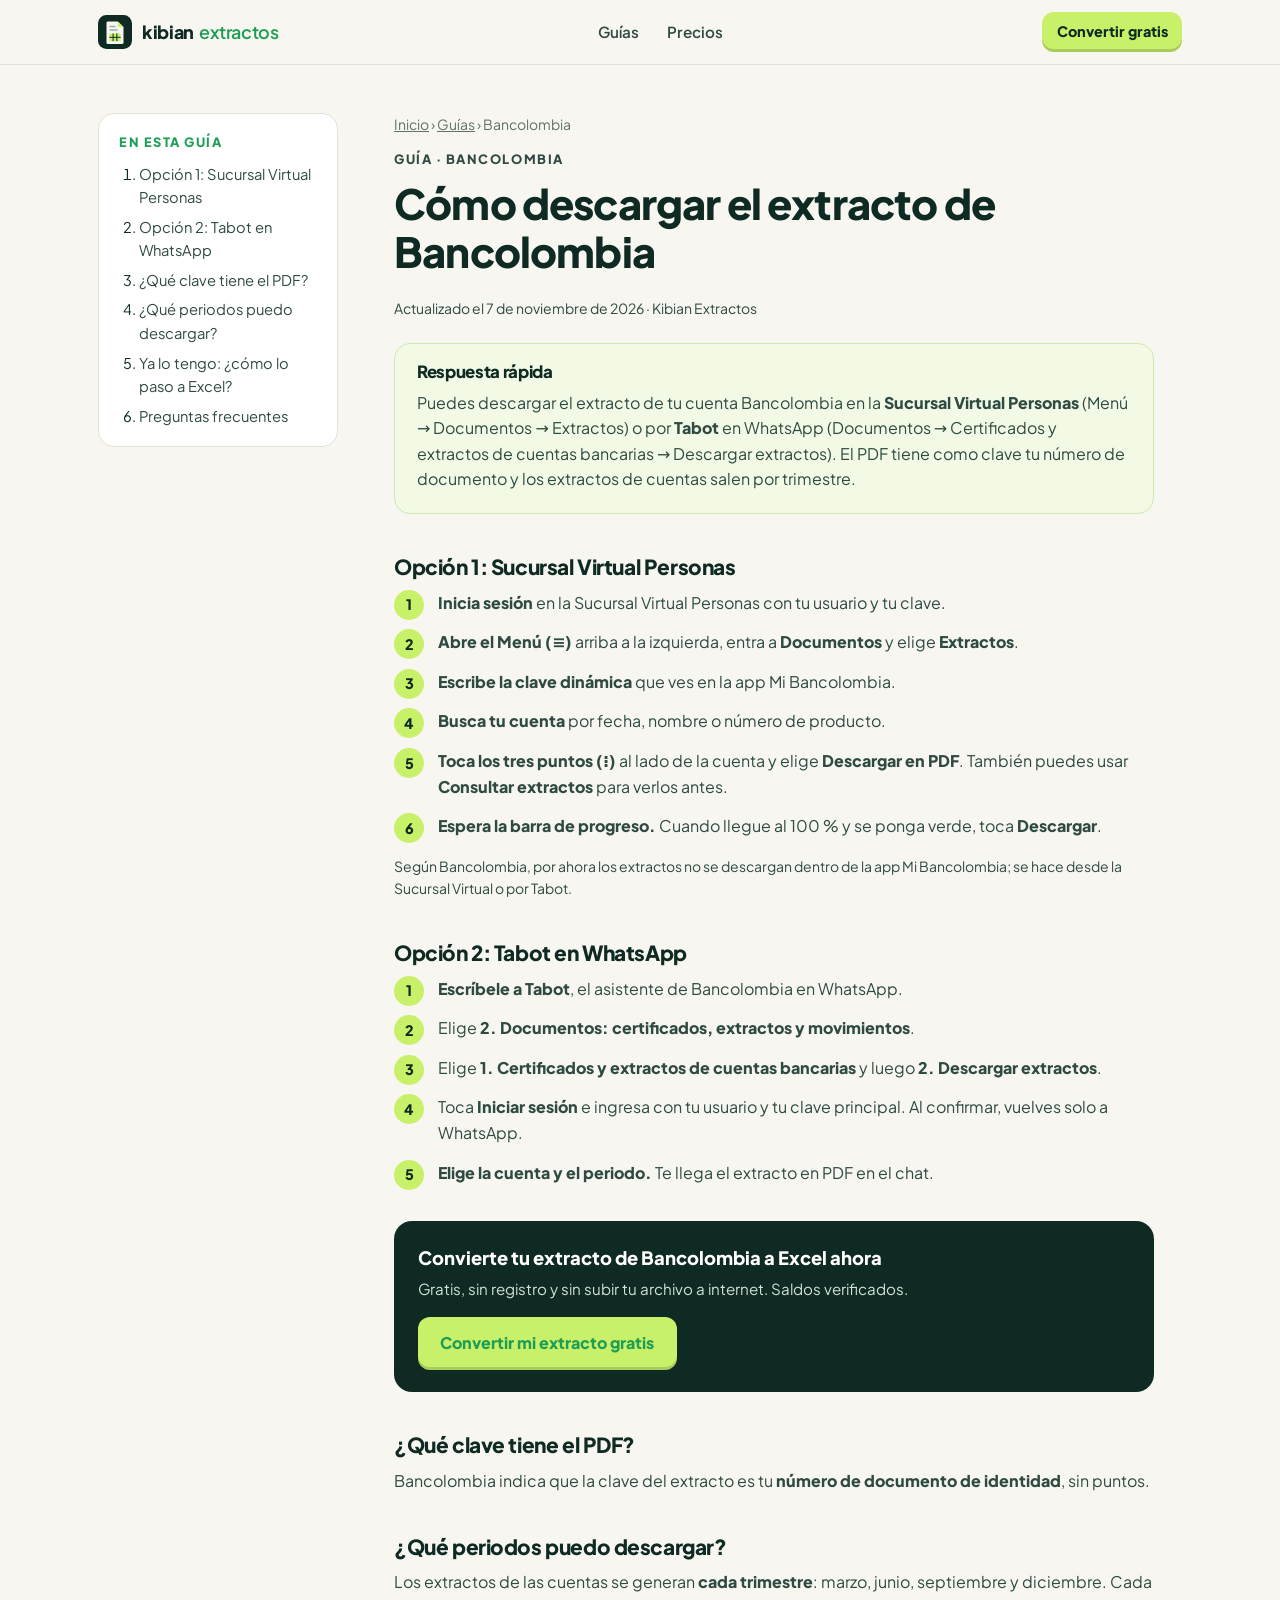
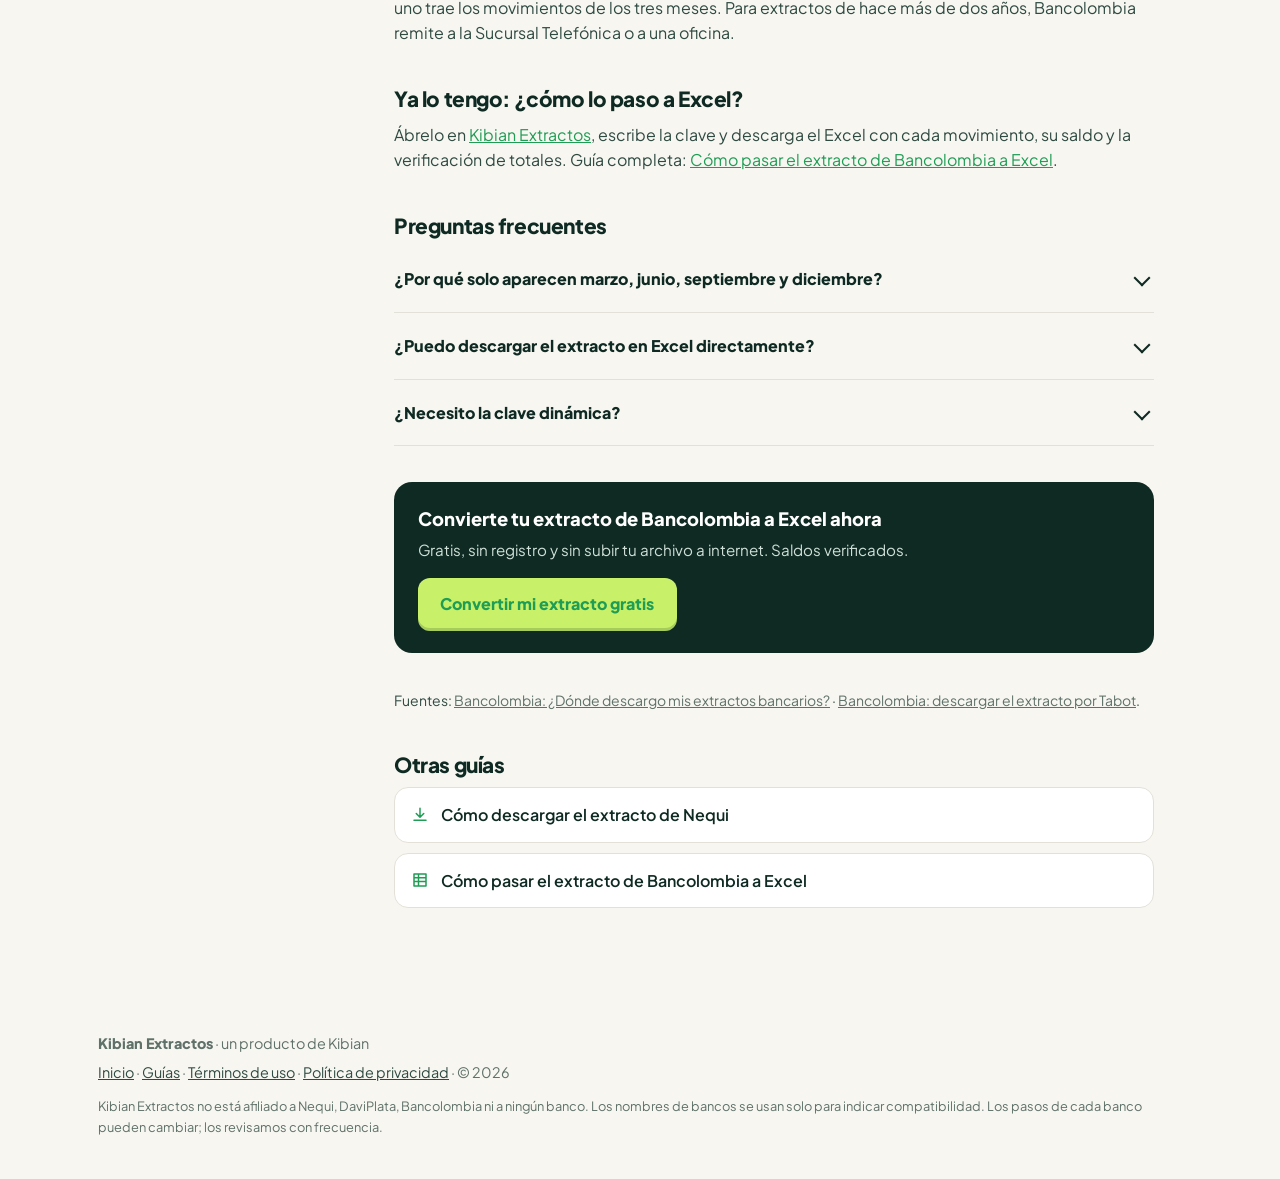
<file: descargar-extracto-bancolombia.html>
<!doctype html>
<html lang="es">
<head>
<meta charset="utf-8">
<meta http-equiv="Content-Security-Policy" content="default-src 'self'; script-src 'self' 'wasm-unsafe-eval'; style-src 'self' 'unsafe-inline'; img-src 'self' data: blob: https://kibianextractos.goatcounter.com; font-src 'self'; worker-src 'self' blob:; connect-src 'self' https://api.lemonsqueezy.com https://kibianextractos.goatcounter.com https://*.workers.dev; base-uri 'self'; form-action 'self'">
<meta name="referrer" content="strict-origin-when-cross-origin">
<meta name="viewport" content="width=device-width, initial-scale=1">
<title>Cómo descargar el extracto de Bancolombia en PDF (web y WhatsApp)</title>
<meta name="description" content="Paso a paso para descargar el extracto de tu cuenta Bancolombia en PDF desde la Sucursal Virtual Personas o por Tabot en WhatsApp, y cuál es la clave del PDF.">
<meta name="robots" content="index, follow, max-image-preview:large">
<link rel="canonical" href="https://fabianlasso3.github.io/kibian-extractos/descargar-extracto-bancolombia.html">
<meta property="og:site_name" content="Kibian Extractos">
<meta property="og:locale" content="es_CO">
<meta property="og:type" content="article">
<meta property="og:url" content="https://fabianlasso3.github.io/kibian-extractos/descargar-extracto-bancolombia.html">
<meta property="og:title" content="Cómo descargar el extracto de Bancolombia en PDF (web y WhatsApp)">
<meta property="og:description" content="Paso a paso para descargar el extracto de tu cuenta Bancolombia en PDF desde la Sucursal Virtual Personas o por Tabot en WhatsApp, y cuál es la clave del PDF.">
<meta name="twitter:card" content="summary">
<meta name="theme-color" content="#0E2A22">
<link rel="icon" href="favicon.svg" type="image/svg+xml">
<link rel="stylesheet" href="css/styles.css">
<script type="application/ld+json">
{
 "@context": "https://schema.org",
 "@graph": [
  {
   "@type": "Article",
   "@id": "https://fabianlasso3.github.io/kibian-extractos/descargar-extracto-bancolombia.html#articulo",
   "headline": "Cómo descargar el extracto de Bancolombia",
   "description": "Paso a paso para descargar el extracto de tu cuenta Bancolombia en PDF desde la Sucursal Virtual Personas o por Tabot en WhatsApp, y cuál es la clave del PDF.",
   "inLanguage": "es",
   "datePublished": "2026-11-07",
   "dateModified": "2026-11-07",
   "mainEntityOfPage": "https://fabianlasso3.github.io/kibian-extractos/descargar-extracto-bancolombia.html",
   "author": {
    "@type": "Person",
    "name": "Fabian Steven Lasso Ramírez"
   },
   "publisher": {
    "@type": "Organization",
    "name": "Kibian Extractos",
    "url": "https://fabianlasso3.github.io/kibian-extractos/",
    "logo": {
     "@type": "ImageObject",
     "url": "https://fabianlasso3.github.io/kibian-extractos/favicon.svg"
    }
   },
   "about": {
    "@id": "https://fabianlasso3.github.io/kibian-extractos/#app"
   }
  },
  {
   "@type": "BreadcrumbList",
   "itemListElement": [
    {
     "@type": "ListItem",
     "position": 1,
     "name": "Inicio",
     "item": "https://fabianlasso3.github.io/kibian-extractos/"
    },
    {
     "@type": "ListItem",
     "position": 2,
     "name": "Guías",
     "item": "https://fabianlasso3.github.io/kibian-extractos/guias.html"
    },
    {
     "@type": "ListItem",
     "position": 3,
     "name": "Cómo descargar el extracto de Bancolombia",
     "item": "https://fabianlasso3.github.io/kibian-extractos/descargar-extracto-bancolombia.html"
    }
   ]
  },
  {
   "@type": "FAQPage",
   "mainEntity": [
    {
     "@type": "Question",
     "name": "¿Por qué solo aparecen marzo, junio, septiembre y diciembre?",
     "acceptedAnswer": {
      "@type": "Answer",
      "text": "Porque Bancolombia genera los extractos de cuentas por trimestre. El extracto de septiembre, por ejemplo, trae julio, agosto y septiembre."
     }
    },
    {
     "@type": "Question",
     "name": "¿Puedo descargar el extracto en Excel directamente?",
     "acceptedAnswer": {
      "@type": "Answer",
      "text": "En la Sucursal Virtual, algunos productos tienen la opción Descargar en XLS. Si solo tienes el PDF (por ejemplo, el que llega por Tabot), Kibian Extractos lo convierte a Excel gratis."
     }
    },
    {
     "@type": "Question",
     "name": "¿Necesito la clave dinámica?",
     "acceptedAnswer": {
      "@type": "Answer",
      "text": "Sí, para la Sucursal Virtual Personas te pide la clave dinámica, que encuentras en la app Mi Bancolombia."
     }
    }
   ]
  }
 ]
}
</script>
</head>
<body>
<header class="nav"><div class="wrap nav__in"><a href="./" class="brand" aria-label="Kibian Extractos, inicio"><img class="brand__mark" src="assets/logo-mark.svg" width="34" height="34" alt=""><span class="brand__txt"><span class="brand__k">kibian</span><span class="brand__e">extractos</span></span></a><nav class="nav__links" aria-label="Principal"><a href="guias.html">Guías</a><a href="./#precios">Precios</a></nav><a href="./#convertir" class="btn btn--primary btn--sm" data-track="cta-guia-nav">Convertir gratis</a></div></header>

<main class="legal guide">
  <div class="wrap legal__grid">
    <aside class="legal__toc" aria-label="Contenido">
      <p class="eyebrow">En esta guía</p>
      <ol><li><a href="#web">Opción 1: Sucursal Virtual Personas</a></li><li><a href="#whatsapp">Opción 2: Tabot en WhatsApp</a></li><li><a href="#clave">¿Qué clave tiene el PDF?</a></li><li><a href="#periodos">¿Qué periodos puedo descargar?</a></li><li><a href="#excel">Ya lo tengo: ¿cómo lo paso a Excel?</a></li><li><a href="#preguntas">Preguntas frecuentes</a></li></ol>
    </aside>
    <article class="legal__body">
      <nav class="crumbs small" aria-label="Ruta"><a href="./">Inicio</a> <span aria-hidden="true">›</span> <a href="guias.html">Guías</a> <span aria-hidden="true">›</span> <span>Bancolombia</span></nav>
      <p class="eyebrow">Guía · Bancolombia</p>
      <h1>Cómo descargar el extracto de Bancolombia</h1>
      <p class="muted small">Actualizado el 7 de noviembre de 2026 · Kibian Extractos</p>
      <div class="legal__summary guide-answer"><h2>Respuesta rápida</h2><p>Puedes descargar el extracto de tu cuenta Bancolombia en la <b>Sucursal Virtual Personas</b> (Menú → Documentos → Extractos) o por <b>Tabot</b> en WhatsApp (Documentos → Certificados y extractos de cuentas bancarias → Descargar extractos). El PDF tiene como clave tu número de documento y los extractos de cuentas salen por trimestre.</p></div>
      <section id="web">
        <h2>Opción 1: Sucursal Virtual Personas</h2>
        <ol class="guide-steps"><li><b>Inicia sesión</b> en la Sucursal Virtual Personas con tu usuario y tu clave.</li><li><b>Abre el Menú (≡)</b> arriba a la izquierda, entra a <b>Documentos</b> y elige <b>Extractos</b>.</li><li><b>Escribe la clave dinámica</b> que ves en la app Mi Bancolombia.</li><li><b>Busca tu cuenta</b> por fecha, nombre o número de producto.</li><li><b>Toca los tres puntos (⁝)</b> al lado de la cuenta y elige <b>Descargar en PDF</b>. También puedes usar <b>Consultar extractos</b> para verlos antes.</li><li><b>Espera la barra de progreso.</b> Cuando llegue al 100 % y se ponga verde, toca <b>Descargar</b>.</li></ol>
        <p class="small muted">Según Bancolombia, por ahora los extractos no se descargan dentro de la app Mi Bancolombia; se hace desde la Sucursal Virtual o por Tabot.</p>
      </section>
      <section id="whatsapp">
        <h2>Opción 2: Tabot en WhatsApp</h2>
        <ol class="guide-steps"><li><b>Escríbele a Tabot</b>, el asistente de Bancolombia en WhatsApp.</li><li>Elige <b>2. Documentos: certificados, extractos y movimientos</b>.</li><li>Elige <b>1. Certificados y extractos de cuentas bancarias</b> y luego <b>2. Descargar extractos</b>.</li><li>Toca <b>Iniciar sesión</b> e ingresa con tu usuario y tu clave principal. Al confirmar, vuelves solo a WhatsApp.</li><li><b>Elige la cuenta y el periodo.</b> Te llega el extracto en PDF en el chat.</li></ol>
      </section>
      <div class="guide-cta"><div><p class="guide-cta__t">Convierte tu extracto de Bancolombia a Excel ahora</p><p class="guide-cta__s">Gratis, sin registro y sin subir tu archivo a internet. Saldos verificados.</p></div><a class="btn btn--primary" href="./#convertir" data-track="cta-guia-descargar-extracto-bancolombia">Convertir mi extracto gratis</a></div>
      <section id="clave">
        <h2>¿Qué clave tiene el PDF?</h2>
        <p>Bancolombia indica que la clave del extracto es tu <b>número de documento de identidad</b>, sin puntos.</p>
      </section>
      <section id="periodos">
        <h2>¿Qué periodos puedo descargar?</h2>
        <p>Los extractos de las cuentas se generan <b>cada trimestre</b>: marzo, junio, septiembre y diciembre. Cada uno trae los movimientos de los tres meses. Para extractos de hace más de dos años, Bancolombia remite a la Sucursal Telefónica o a una oficina.</p>
      </section>
      <section id="excel">
        <h2>Ya lo tengo: ¿cómo lo paso a Excel?</h2>
        <p>Ábrelo en <a href="./#convertir">Kibian Extractos</a>, escribe la clave y descarga el Excel con cada movimiento, su saldo y la verificación de totales. Guía completa: <a href="extracto-bancolombia-a-excel.html">Cómo pasar el extracto de Bancolombia a Excel</a>.</p>
      </section>
      <section id="preguntas" class="faq guide-faq">
        <h2>Preguntas frecuentes</h2>
        <details><summary>¿Por qué solo aparecen marzo, junio, septiembre y diciembre?</summary><p>Porque Bancolombia genera los extractos de cuentas por trimestre. El extracto de septiembre, por ejemplo, trae julio, agosto y septiembre.</p></details><details><summary>¿Puedo descargar el extracto en Excel directamente?</summary><p>En la Sucursal Virtual, algunos productos tienen la opción Descargar en XLS. Si solo tienes el PDF (por ejemplo, el que llega por Tabot), Kibian Extractos lo convierte a Excel gratis.</p></details><details><summary>¿Necesito la clave dinámica?</summary><p>Sí, para la Sucursal Virtual Personas te pide la clave dinámica, que encuentras en la app Mi Bancolombia.</p></details>
      </section>
      <div class="guide-cta"><div><p class="guide-cta__t">Convierte tu extracto de Bancolombia a Excel ahora</p><p class="guide-cta__s">Gratis, sin registro y sin subir tu archivo a internet. Saldos verificados.</p></div><a class="btn btn--primary" href="./#convertir" data-track="cta-guia-descargar-extracto-bancolombia-final">Convertir mi extracto gratis</a></div>
      <p class="small muted guide-src">Fuentes: <a href="https://www.bancolombia.com/centro-de-ayuda/preguntas-frecuentes/descargar-extractos-bancolombia-sucursal-virtual" rel="noopener" target="_blank">Bancolombia: ¿Dónde descargo mis extractos bancarios?</a> · <a href="https://www.bancolombia.com/centro-de-ayuda/preguntas-frecuentes/como-descargar-extracto-tabot" rel="noopener" target="_blank">Bancolombia: descargar el extracto por Tabot</a>.</p>
      <section class="guide-rel"><h2>Otras guías</h2><ul class="guide-list"><li><a href="descargar-extracto-nequi.html"><svg viewBox="0 0 24 24" width="18" height="18" aria-hidden="true"><path fill="none" stroke="currentColor" stroke-width="2" stroke-linecap="round" stroke-linejoin="round" d="M12 3v12m0 0-5-5m5 5 5-5M4 19h16"/></svg><span>Cómo descargar el extracto de Nequi</span></a></li><li><a href="extracto-bancolombia-a-excel.html"><svg viewBox="0 0 24 24" width="18" height="18" aria-hidden="true"><path fill="none" stroke="currentColor" stroke-width="2" stroke-linecap="round" stroke-linejoin="round" d="M4 4h16v16H4zM4 9h16M4 14h16M10 4v16"/></svg><span>Cómo pasar el extracto de Bancolombia a Excel</span></a></li></ul></section>
    </article>
  </div>
</main>

<footer class="foot">
  <div class="wrap foot__in">
    <p><b>Kibian Extractos</b> · un producto de Kibian</p>
    <p><a href="./">Inicio</a> · <a href="guias.html">Guías</a> · <a href="terminos.html">Términos de uso</a> · <a href="privacidad.html">Política de privacidad</a> · © <span id="year"></span></p>
    <p class="foot__legal">Kibian Extractos no está afiliado a Nequi, DaviPlata, Bancolombia ni a ningún banco. Los nombres de bancos se usan solo para indicar compatibilidad. Los pasos de cada banco pueden cambiar; los revisamos con frecuencia.</p>
  </div>
</footer>
<script src="js/config.js"></script>
<script src="js/legal.js"></script>
<script src="js/analytics.js"></script>
<script data-goatcounter="https://kibianextractos.goatcounter.com/count" async src="vendor/count.js"></script>
</body>
</html>
</file>
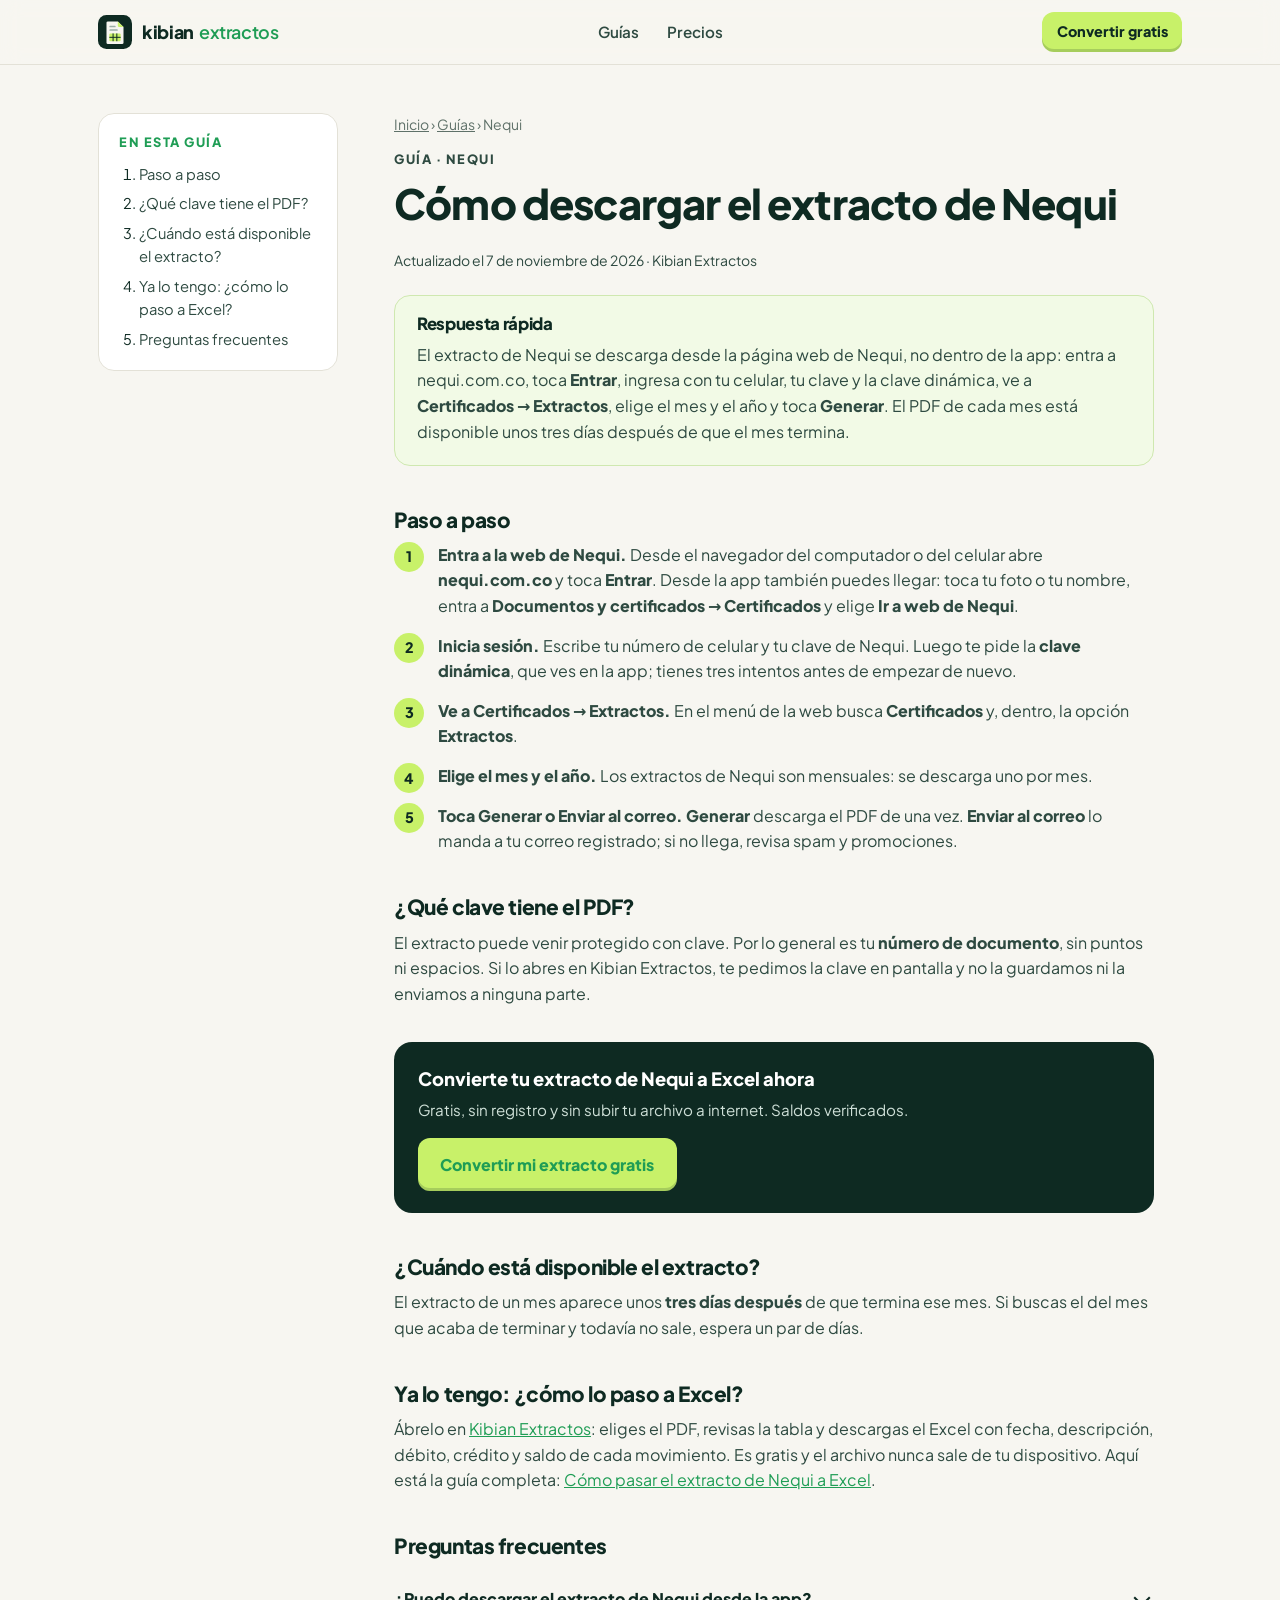
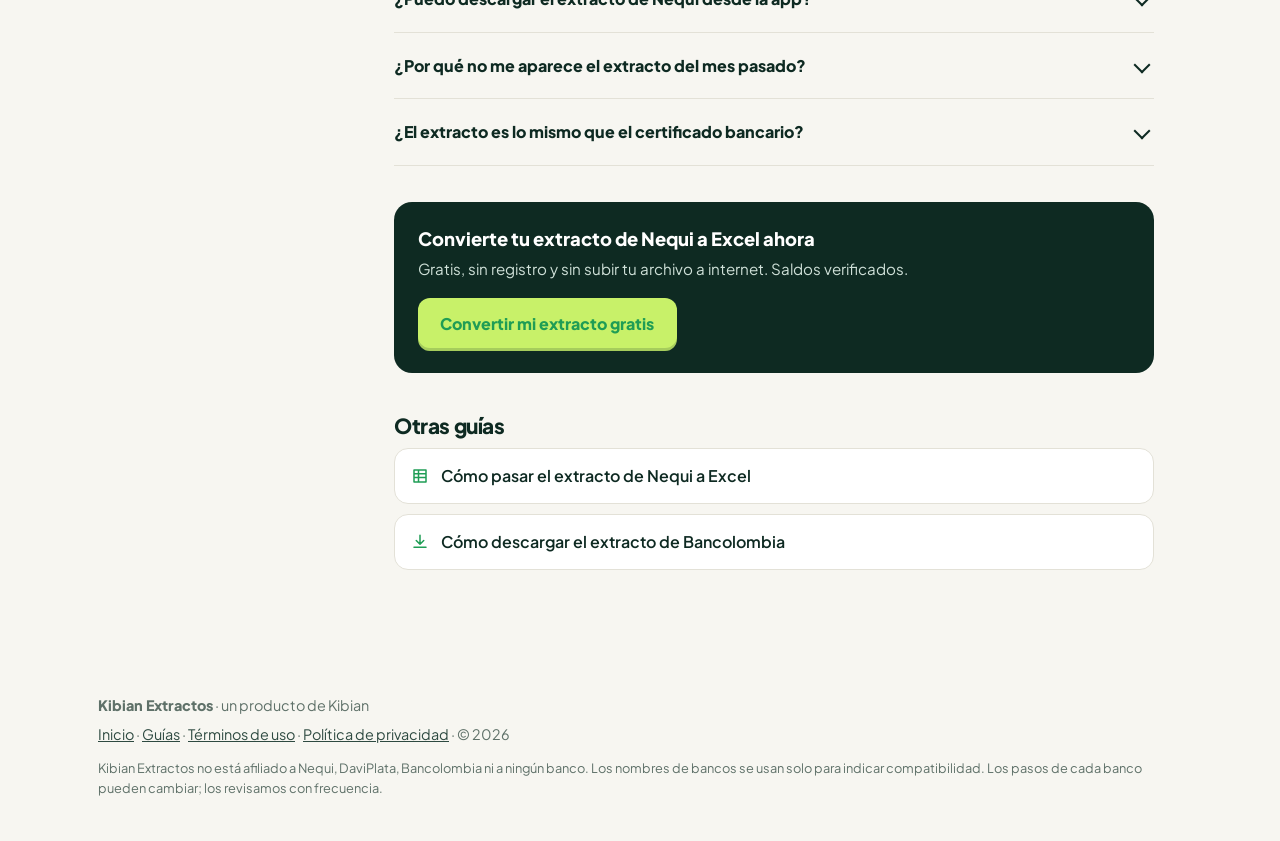
<file: descargar-extracto-nequi.html>
<!doctype html>
<html lang="es">
<head>
<meta charset="utf-8">
<meta http-equiv="Content-Security-Policy" content="default-src 'self'; script-src 'self' 'wasm-unsafe-eval'; style-src 'self' 'unsafe-inline'; img-src 'self' data: blob: https://kibianextractos.goatcounter.com; font-src 'self'; worker-src 'self' blob:; connect-src 'self' https://api.lemonsqueezy.com https://kibianextractos.goatcounter.com https://*.workers.dev; base-uri 'self'; form-action 'self'">
<meta name="referrer" content="strict-origin-when-cross-origin">
<meta name="viewport" content="width=device-width, initial-scale=1">
<title>Cómo descargar el extracto de Nequi en PDF (paso a paso)</title>
<meta name="description" content="Paso a paso para descargar el extracto mensual de Nequi en PDF desde la web, cuándo está disponible, qué clave tiene y cómo pasarlo a Excel.">
<meta name="robots" content="index, follow, max-image-preview:large">
<link rel="canonical" href="https://fabianlasso3.github.io/kibian-extractos/descargar-extracto-nequi.html">
<meta property="og:site_name" content="Kibian Extractos">
<meta property="og:locale" content="es_CO">
<meta property="og:type" content="article">
<meta property="og:url" content="https://fabianlasso3.github.io/kibian-extractos/descargar-extracto-nequi.html">
<meta property="og:title" content="Cómo descargar el extracto de Nequi en PDF (paso a paso)">
<meta property="og:description" content="Paso a paso para descargar el extracto mensual de Nequi en PDF desde la web, cuándo está disponible, qué clave tiene y cómo pasarlo a Excel.">
<meta name="twitter:card" content="summary">
<meta name="theme-color" content="#0E2A22">
<link rel="icon" href="favicon.svg" type="image/svg+xml">
<link rel="stylesheet" href="css/styles.css">
<script type="application/ld+json">
{
 "@context": "https://schema.org",
 "@graph": [
  {
   "@type": "Article",
   "@id": "https://fabianlasso3.github.io/kibian-extractos/descargar-extracto-nequi.html#articulo",
   "headline": "Cómo descargar el extracto de Nequi",
   "description": "Paso a paso para descargar el extracto mensual de Nequi en PDF desde la web, cuándo está disponible, qué clave tiene y cómo pasarlo a Excel.",
   "inLanguage": "es",
   "datePublished": "2026-11-07",
   "dateModified": "2026-11-07",
   "mainEntityOfPage": "https://fabianlasso3.github.io/kibian-extractos/descargar-extracto-nequi.html",
   "author": {
    "@type": "Person",
    "name": "Fabian Steven Lasso Ramírez"
   },
   "publisher": {
    "@type": "Organization",
    "name": "Kibian Extractos",
    "url": "https://fabianlasso3.github.io/kibian-extractos/",
    "logo": {
     "@type": "ImageObject",
     "url": "https://fabianlasso3.github.io/kibian-extractos/favicon.svg"
    }
   },
   "about": {
    "@id": "https://fabianlasso3.github.io/kibian-extractos/#app"
   }
  },
  {
   "@type": "BreadcrumbList",
   "itemListElement": [
    {
     "@type": "ListItem",
     "position": 1,
     "name": "Inicio",
     "item": "https://fabianlasso3.github.io/kibian-extractos/"
    },
    {
     "@type": "ListItem",
     "position": 2,
     "name": "Guías",
     "item": "https://fabianlasso3.github.io/kibian-extractos/guias.html"
    },
    {
     "@type": "ListItem",
     "position": 3,
     "name": "Cómo descargar el extracto de Nequi",
     "item": "https://fabianlasso3.github.io/kibian-extractos/descargar-extracto-nequi.html"
    }
   ]
  },
  {
   "@type": "FAQPage",
   "mainEntity": [
    {
     "@type": "Question",
     "name": "¿Puedo descargar el extracto de Nequi desde la app?",
     "acceptedAnswer": {
      "@type": "Answer",
      "text": "La app te lleva a la web: en Tu perfil → Documentos y certificados → Certificados está la opción Ir a web de Nequi. El extracto se genera en la página web de Nequi."
     }
    },
    {
     "@type": "Question",
     "name": "¿Por qué no me aparece el extracto del mes pasado?",
     "acceptedAnswer": {
      "@type": "Answer",
      "text": "Nequi lo publica unos tres días después de que termina el mes. Si ya pasaron esos días, revisa que hayas elegido el mes y el año correctos."
     }
    },
    {
     "@type": "Question",
     "name": "¿El extracto es lo mismo que el certificado bancario?",
     "acceptedAnswer": {
      "@type": "Answer",
      "text": "No. El certificado bancario confirma que tienes la cuenta. El extracto es el detalle mes a mes de tus movimientos, con saldo anterior, abonos, cargos y saldo final."
     }
    }
   ]
  }
 ]
}
</script>
</head>
<body>
<header class="nav"><div class="wrap nav__in"><a href="./" class="brand" aria-label="Kibian Extractos, inicio"><img class="brand__mark" src="assets/logo-mark.svg" width="34" height="34" alt=""><span class="brand__txt"><span class="brand__k">kibian</span><span class="brand__e">extractos</span></span></a><nav class="nav__links" aria-label="Principal"><a href="guias.html">Guías</a><a href="./#precios">Precios</a></nav><a href="./#convertir" class="btn btn--primary btn--sm" data-track="cta-guia-nav">Convertir gratis</a></div></header>

<main class="legal guide">
  <div class="wrap legal__grid">
    <aside class="legal__toc" aria-label="Contenido">
      <p class="eyebrow">En esta guía</p>
      <ol><li><a href="#pasos">Paso a paso</a></li><li><a href="#clave">¿Qué clave tiene el PDF?</a></li><li><a href="#disponible">¿Cuándo está disponible el extracto?</a></li><li><a href="#excel">Ya lo tengo: ¿cómo lo paso a Excel?</a></li><li><a href="#preguntas">Preguntas frecuentes</a></li></ol>
    </aside>
    <article class="legal__body">
      <nav class="crumbs small" aria-label="Ruta"><a href="./">Inicio</a> <span aria-hidden="true">›</span> <a href="guias.html">Guías</a> <span aria-hidden="true">›</span> <span>Nequi</span></nav>
      <p class="eyebrow">Guía · Nequi</p>
      <h1>Cómo descargar el extracto de Nequi</h1>
      <p class="muted small">Actualizado el 7 de noviembre de 2026 · Kibian Extractos</p>
      <div class="legal__summary guide-answer"><h2>Respuesta rápida</h2><p>El extracto de Nequi se descarga desde la página web de Nequi, no dentro de la app: entra a nequi.com.co, toca <b>Entrar</b>, ingresa con tu celular, tu clave y la clave dinámica, ve a <b>Certificados → Extractos</b>, elige el mes y el año y toca <b>Generar</b>. El PDF de cada mes está disponible unos tres días después de que el mes termina.</p></div>
      <section id="pasos">
        <h2>Paso a paso</h2>
        <ol class="guide-steps"><li><b>Entra a la web de Nequi.</b> Desde el navegador del computador o del celular abre <b>nequi.com.co</b> y toca <b>Entrar</b>. Desde la app también puedes llegar: toca tu foto o tu nombre, entra a <b>Documentos y certificados → Certificados</b> y elige <b>Ir a web de Nequi</b>.</li><li><b>Inicia sesión.</b> Escribe tu número de celular y tu clave de Nequi. Luego te pide la <b>clave dinámica</b>, que ves en la app; tienes tres intentos antes de empezar de nuevo.</li><li><b>Ve a Certificados → Extractos.</b> En el menú de la web busca <b>Certificados</b> y, dentro, la opción <b>Extractos</b>.</li><li><b>Elige el mes y el año.</b> Los extractos de Nequi son mensuales: se descarga uno por mes.</li><li><b>Toca Generar o Enviar al correo.</b> <b>Generar</b> descarga el PDF de una vez. <b>Enviar al correo</b> lo manda a tu correo registrado; si no llega, revisa spam y promociones.</li></ol>
      </section>
      <section id="clave">
        <h2>¿Qué clave tiene el PDF?</h2>
        <p>El extracto puede venir protegido con clave. Por lo general es tu <b>número de documento</b>, sin puntos ni espacios. Si lo abres en Kibian Extractos, te pedimos la clave en pantalla y no la guardamos ni la enviamos a ninguna parte.</p>
      </section>
      <div class="guide-cta"><div><p class="guide-cta__t">Convierte tu extracto de Nequi a Excel ahora</p><p class="guide-cta__s">Gratis, sin registro y sin subir tu archivo a internet. Saldos verificados.</p></div><a class="btn btn--primary" href="./#convertir" data-track="cta-guia-descargar-extracto-nequi">Convertir mi extracto gratis</a></div>
      <section id="disponible">
        <h2>¿Cuándo está disponible el extracto?</h2>
        <p>El extracto de un mes aparece unos <b>tres días después</b> de que termina ese mes. Si buscas el del mes que acaba de terminar y todavía no sale, espera un par de días.</p>
      </section>
      <section id="excel">
        <h2>Ya lo tengo: ¿cómo lo paso a Excel?</h2>
        <p>Ábrelo en <a href="./#convertir">Kibian Extractos</a>: eliges el PDF, revisas la tabla y descargas el Excel con fecha, descripción, débito, crédito y saldo de cada movimiento. Es gratis y el archivo nunca sale de tu dispositivo. Aquí está la guía completa: <a href="extracto-nequi-a-excel.html">Cómo pasar el extracto de Nequi a Excel</a>.</p>
      </section>
      <section id="preguntas" class="faq guide-faq">
        <h2>Preguntas frecuentes</h2>
        <details><summary>¿Puedo descargar el extracto de Nequi desde la app?</summary><p>La app te lleva a la web: en Tu perfil → Documentos y certificados → Certificados está la opción Ir a web de Nequi. El extracto se genera en la página web de Nequi.</p></details><details><summary>¿Por qué no me aparece el extracto del mes pasado?</summary><p>Nequi lo publica unos tres días después de que termina el mes. Si ya pasaron esos días, revisa que hayas elegido el mes y el año correctos.</p></details><details><summary>¿El extracto es lo mismo que el certificado bancario?</summary><p>No. El certificado bancario confirma que tienes la cuenta. El extracto es el detalle mes a mes de tus movimientos, con saldo anterior, abonos, cargos y saldo final.</p></details>
      </section>
      <div class="guide-cta"><div><p class="guide-cta__t">Convierte tu extracto de Nequi a Excel ahora</p><p class="guide-cta__s">Gratis, sin registro y sin subir tu archivo a internet. Saldos verificados.</p></div><a class="btn btn--primary" href="./#convertir" data-track="cta-guia-descargar-extracto-nequi-final">Convertir mi extracto gratis</a></div>
      
      <section class="guide-rel"><h2>Otras guías</h2><ul class="guide-list"><li><a href="extracto-nequi-a-excel.html"><svg viewBox="0 0 24 24" width="18" height="18" aria-hidden="true"><path fill="none" stroke="currentColor" stroke-width="2" stroke-linecap="round" stroke-linejoin="round" d="M4 4h16v16H4zM4 9h16M4 14h16M10 4v16"/></svg><span>Cómo pasar el extracto de Nequi a Excel</span></a></li><li><a href="descargar-extracto-bancolombia.html"><svg viewBox="0 0 24 24" width="18" height="18" aria-hidden="true"><path fill="none" stroke="currentColor" stroke-width="2" stroke-linecap="round" stroke-linejoin="round" d="M12 3v12m0 0-5-5m5 5 5-5M4 19h16"/></svg><span>Cómo descargar el extracto de Bancolombia</span></a></li></ul></section>
    </article>
  </div>
</main>

<footer class="foot">
  <div class="wrap foot__in">
    <p><b>Kibian Extractos</b> · un producto de Kibian</p>
    <p><a href="./">Inicio</a> · <a href="guias.html">Guías</a> · <a href="terminos.html">Términos de uso</a> · <a href="privacidad.html">Política de privacidad</a> · © <span id="year"></span></p>
    <p class="foot__legal">Kibian Extractos no está afiliado a Nequi, DaviPlata, Bancolombia ni a ningún banco. Los nombres de bancos se usan solo para indicar compatibilidad. Los pasos de cada banco pueden cambiar; los revisamos con frecuencia.</p>
  </div>
</footer>
<script src="js/config.js"></script>
<script src="js/legal.js"></script>
<script src="js/analytics.js"></script>
<script data-goatcounter="https://kibianextractos.goatcounter.com/count" async src="vendor/count.js"></script>
</body>
</html>
</file>
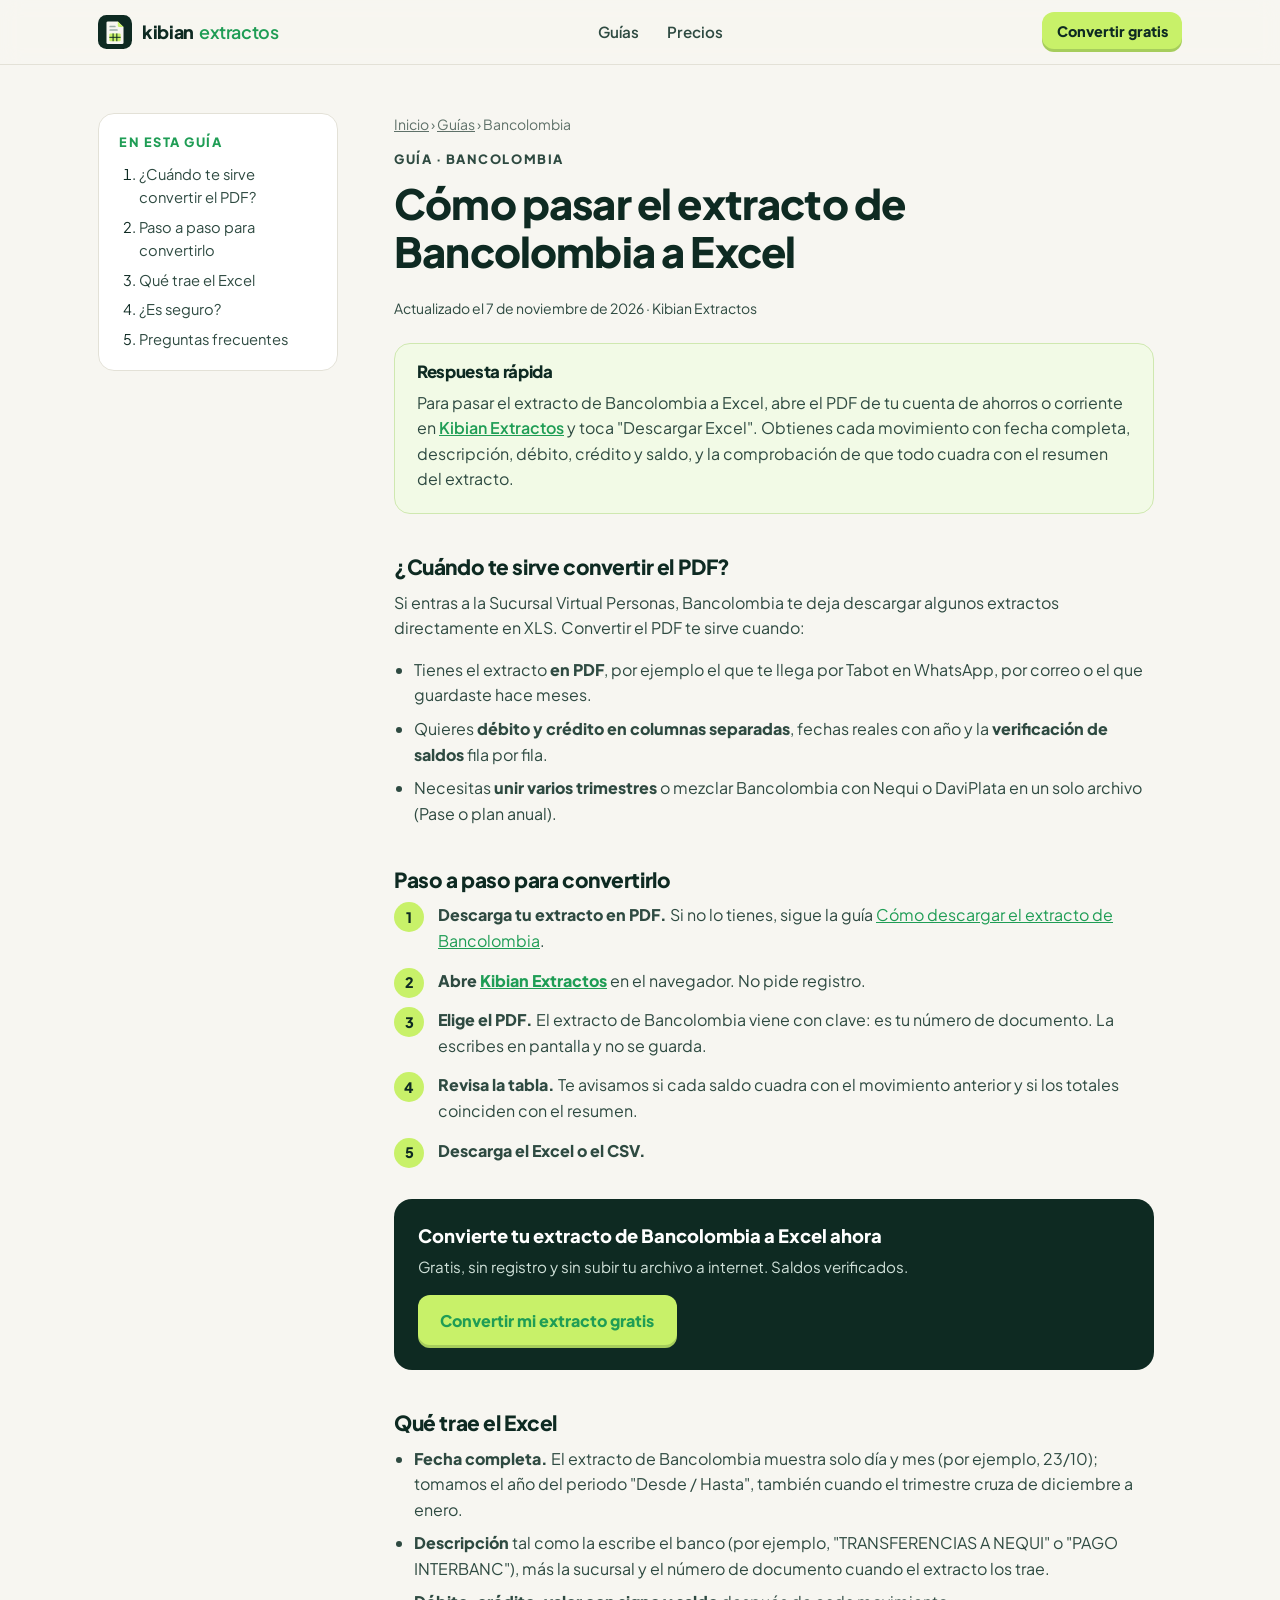
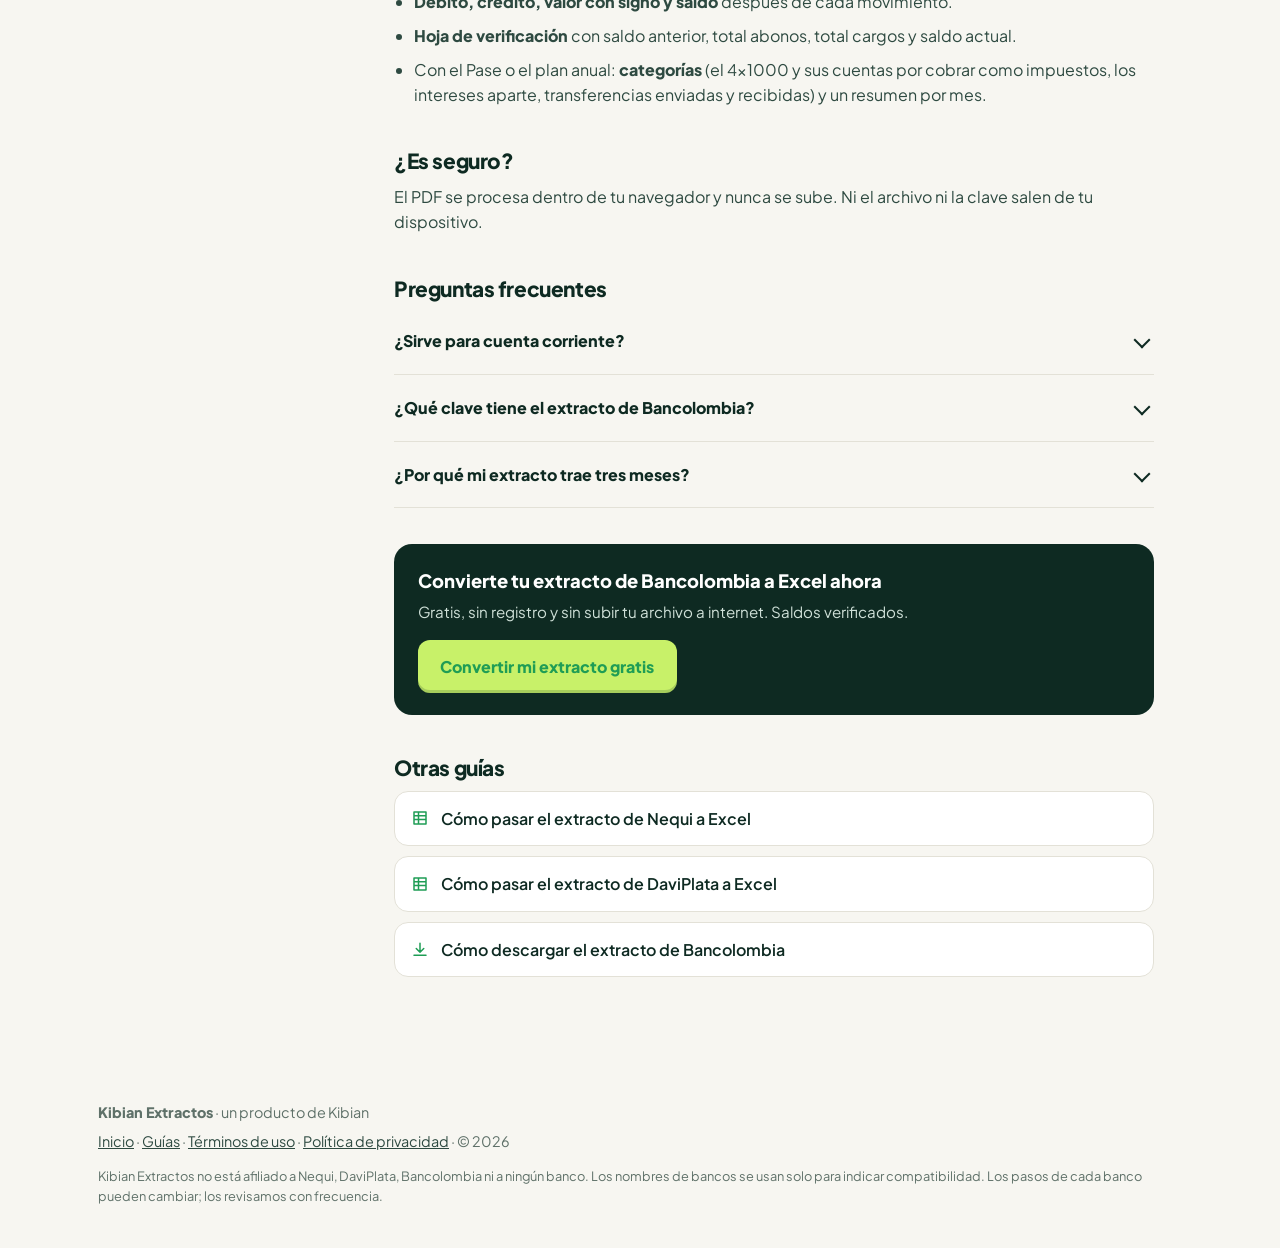
<file: extracto-bancolombia-a-excel.html>
<!doctype html>
<html lang="es">
<head>
<meta charset="utf-8">
<meta http-equiv="Content-Security-Policy" content="default-src 'self'; script-src 'self' 'wasm-unsafe-eval'; style-src 'self' 'unsafe-inline'; img-src 'self' data: blob: https://kibianextractos.goatcounter.com; font-src 'self'; worker-src 'self' blob:; connect-src 'self' https://api.lemonsqueezy.com https://kibianextractos.goatcounter.com https://*.workers.dev; base-uri 'self'; form-action 'self'">
<meta name="referrer" content="strict-origin-when-cross-origin">
<meta name="viewport" content="width=device-width, initial-scale=1">
<title>Cómo pasar el extracto de Bancolombia a Excel (PDF a Excel gratis)</title>
<meta name="description" content="Convierte el extracto en PDF de tu cuenta de ahorros o corriente Bancolombia a Excel, con saldos verificados, débito y crédito separados y el 4x1000 identificado.">
<meta name="robots" content="index, follow, max-image-preview:large">
<link rel="canonical" href="https://fabianlasso3.github.io/kibian-extractos/extracto-bancolombia-a-excel.html">
<meta property="og:site_name" content="Kibian Extractos">
<meta property="og:locale" content="es_CO">
<meta property="og:type" content="article">
<meta property="og:url" content="https://fabianlasso3.github.io/kibian-extractos/extracto-bancolombia-a-excel.html">
<meta property="og:title" content="Cómo pasar el extracto de Bancolombia a Excel (PDF a Excel gratis)">
<meta property="og:description" content="Convierte el extracto en PDF de tu cuenta de ahorros o corriente Bancolombia a Excel, con saldos verificados, débito y crédito separados y el 4x1000 identificado.">
<meta name="twitter:card" content="summary">
<meta name="theme-color" content="#0E2A22">
<link rel="icon" href="favicon.svg" type="image/svg+xml">
<link rel="stylesheet" href="css/styles.css">
<script type="application/ld+json">
{
 "@context": "https://schema.org",
 "@graph": [
  {
   "@type": "Article",
   "@id": "https://fabianlasso3.github.io/kibian-extractos/extracto-bancolombia-a-excel.html#articulo",
   "headline": "Cómo pasar el extracto de Bancolombia a Excel",
   "description": "Convierte el extracto en PDF de tu cuenta de ahorros o corriente Bancolombia a Excel, con saldos verificados, débito y crédito separados y el 4x1000 identificado.",
   "inLanguage": "es",
   "datePublished": "2026-11-07",
   "dateModified": "2026-11-07",
   "mainEntityOfPage": "https://fabianlasso3.github.io/kibian-extractos/extracto-bancolombia-a-excel.html",
   "author": {
    "@type": "Person",
    "name": "Fabian Steven Lasso Ramírez"
   },
   "publisher": {
    "@type": "Organization",
    "name": "Kibian Extractos",
    "url": "https://fabianlasso3.github.io/kibian-extractos/",
    "logo": {
     "@type": "ImageObject",
     "url": "https://fabianlasso3.github.io/kibian-extractos/favicon.svg"
    }
   },
   "about": {
    "@id": "https://fabianlasso3.github.io/kibian-extractos/#app"
   }
  },
  {
   "@type": "BreadcrumbList",
   "itemListElement": [
    {
     "@type": "ListItem",
     "position": 1,
     "name": "Inicio",
     "item": "https://fabianlasso3.github.io/kibian-extractos/"
    },
    {
     "@type": "ListItem",
     "position": 2,
     "name": "Guías",
     "item": "https://fabianlasso3.github.io/kibian-extractos/guias.html"
    },
    {
     "@type": "ListItem",
     "position": 3,
     "name": "Cómo pasar el extracto de Bancolombia a Excel",
     "item": "https://fabianlasso3.github.io/kibian-extractos/extracto-bancolombia-a-excel.html"
    }
   ]
  },
  {
   "@type": "FAQPage",
   "mainEntity": [
    {
     "@type": "Question",
     "name": "¿Sirve para cuenta corriente?",
     "acceptedAnswer": {
      "@type": "Answer",
      "text": "Sí. Lee los extractos de cuenta de ahorros y de cuenta corriente de personas que tienen el mismo formato de columnas: fecha, descripción, sucursal, documento, valor y saldo."
     }
    },
    {
     "@type": "Question",
     "name": "¿Qué clave tiene el extracto de Bancolombia?",
     "acceptedAnswer": {
      "@type": "Answer",
      "text": "Según Bancolombia, la clave del PDF es tu número de documento de identidad."
     }
    },
    {
     "@type": "Question",
     "name": "¿Por qué mi extracto trae tres meses?",
     "acceptedAnswer": {
      "@type": "Answer",
      "text": "Bancolombia genera los extractos de las cuentas por trimestre (marzo, junio, septiembre y diciembre). Kibian Extractos convierte el trimestre completo."
     }
    }
   ]
  }
 ]
}
</script>
</head>
<body>
<header class="nav"><div class="wrap nav__in"><a href="./" class="brand" aria-label="Kibian Extractos, inicio"><img class="brand__mark" src="assets/logo-mark.svg" width="34" height="34" alt=""><span class="brand__txt"><span class="brand__k">kibian</span><span class="brand__e">extractos</span></span></a><nav class="nav__links" aria-label="Principal"><a href="guias.html">Guías</a><a href="./#precios">Precios</a></nav><a href="./#convertir" class="btn btn--primary btn--sm" data-track="cta-guia-nav">Convertir gratis</a></div></header>

<main class="legal guide">
  <div class="wrap legal__grid">
    <aside class="legal__toc" aria-label="Contenido">
      <p class="eyebrow">En esta guía</p>
      <ol><li><a href="#cuando">¿Cuándo te sirve convertir el PDF?</a></li><li><a href="#pasos">Paso a paso para convertirlo</a></li><li><a href="#que-trae">Qué trae el Excel</a></li><li><a href="#privacidad">¿Es seguro?</a></li><li><a href="#preguntas">Preguntas frecuentes</a></li></ol>
    </aside>
    <article class="legal__body">
      <nav class="crumbs small" aria-label="Ruta"><a href="./">Inicio</a> <span aria-hidden="true">›</span> <a href="guias.html">Guías</a> <span aria-hidden="true">›</span> <span>Bancolombia</span></nav>
      <p class="eyebrow">Guía · Bancolombia</p>
      <h1>Cómo pasar el extracto de Bancolombia a Excel</h1>
      <p class="muted small">Actualizado el 7 de noviembre de 2026 · Kibian Extractos</p>
      <div class="legal__summary guide-answer"><h2>Respuesta rápida</h2><p>Para pasar el extracto de Bancolombia a Excel, abre el PDF de tu cuenta de ahorros o corriente en <a href="./#convertir">Kibian Extractos</a> y toca "Descargar Excel". Obtienes cada movimiento con fecha completa, descripción, débito, crédito y saldo, y la comprobación de que todo cuadra con el resumen del extracto.</p></div>
      <section id="cuando">
        <h2>¿Cuándo te sirve convertir el PDF?</h2>
        <p>Si entras a la Sucursal Virtual Personas, Bancolombia te deja descargar algunos extractos directamente en XLS. Convertir el PDF te sirve cuando:</p>
        <ul><li>Tienes el extracto <b>en PDF</b>, por ejemplo el que te llega por Tabot en WhatsApp, por correo o el que guardaste hace meses.</li><li>Quieres <b>débito y crédito en columnas separadas</b>, fechas reales con año y la <b>verificación de saldos</b> fila por fila.</li><li>Necesitas <b>unir varios trimestres</b> o mezclar Bancolombia con Nequi o DaviPlata en un solo archivo (Pase o plan anual).</li></ul>
      </section>
      <section id="pasos">
        <h2>Paso a paso para convertirlo</h2>
        <ol class="guide-steps"><li><b>Descarga tu extracto en PDF.</b> Si no lo tienes, sigue la guía <a href="descargar-extracto-bancolombia.html">Cómo descargar el extracto de Bancolombia</a>.</li><li><b>Abre <a href="./#convertir">Kibian Extractos</a></b> en el navegador. No pide registro.</li><li><b>Elige el PDF.</b> El extracto de Bancolombia viene con clave: es tu número de documento. La escribes en pantalla y no se guarda.</li><li><b>Revisa la tabla.</b> Te avisamos si cada saldo cuadra con el movimiento anterior y si los totales coinciden con el resumen.</li><li><b>Descarga el Excel o el CSV.</b></li></ol>
      </section>
      <div class="guide-cta"><div><p class="guide-cta__t">Convierte tu extracto de Bancolombia a Excel ahora</p><p class="guide-cta__s">Gratis, sin registro y sin subir tu archivo a internet. Saldos verificados.</p></div><a class="btn btn--primary" href="./#convertir" data-track="cta-guia-extracto-bancolombia-a-excel">Convertir mi extracto gratis</a></div>
      <section id="que-trae">
        <h2>Qué trae el Excel</h2>
        <ul><li><b>Fecha completa.</b> El extracto de Bancolombia muestra solo día y mes (por ejemplo, 23/10); tomamos el año del periodo "Desde / Hasta", también cuando el trimestre cruza de diciembre a enero.</li><li><b>Descripción</b> tal como la escribe el banco (por ejemplo, "TRANSFERENCIAS A NEQUI" o "PAGO INTERBANC"), más la sucursal y el número de documento cuando el extracto los trae.</li><li><b>Débito, crédito, valor con signo y saldo</b> después de cada movimiento.</li><li><b>Hoja de verificación</b> con saldo anterior, total abonos, total cargos y saldo actual.</li><li>Con el Pase o el plan anual: <b>categorías</b> (el 4x1000 y sus cuentas por cobrar como impuestos, los intereses aparte, transferencias enviadas y recibidas) y un resumen por mes.</li></ul>
      </section>
      <section id="privacidad">
        <h2>¿Es seguro?</h2>
        <p>El PDF se procesa dentro de tu navegador y nunca se sube. Ni el archivo ni la clave salen de tu dispositivo.</p>
      </section>
      <section id="preguntas" class="faq guide-faq">
        <h2>Preguntas frecuentes</h2>
        <details><summary>¿Sirve para cuenta corriente?</summary><p>Sí. Lee los extractos de cuenta de ahorros y de cuenta corriente de personas que tienen el mismo formato de columnas: fecha, descripción, sucursal, documento, valor y saldo.</p></details><details><summary>¿Qué clave tiene el extracto de Bancolombia?</summary><p>Según Bancolombia, la clave del PDF es tu número de documento de identidad.</p></details><details><summary>¿Por qué mi extracto trae tres meses?</summary><p>Bancolombia genera los extractos de las cuentas por trimestre (marzo, junio, septiembre y diciembre). Kibian Extractos convierte el trimestre completo.</p></details>
      </section>
      <div class="guide-cta"><div><p class="guide-cta__t">Convierte tu extracto de Bancolombia a Excel ahora</p><p class="guide-cta__s">Gratis, sin registro y sin subir tu archivo a internet. Saldos verificados.</p></div><a class="btn btn--primary" href="./#convertir" data-track="cta-guia-extracto-bancolombia-a-excel-final">Convertir mi extracto gratis</a></div>
      
      <section class="guide-rel"><h2>Otras guías</h2><ul class="guide-list"><li><a href="extracto-nequi-a-excel.html"><svg viewBox="0 0 24 24" width="18" height="18" aria-hidden="true"><path fill="none" stroke="currentColor" stroke-width="2" stroke-linecap="round" stroke-linejoin="round" d="M4 4h16v16H4zM4 9h16M4 14h16M10 4v16"/></svg><span>Cómo pasar el extracto de Nequi a Excel</span></a></li><li><a href="extracto-daviplata-a-excel.html"><svg viewBox="0 0 24 24" width="18" height="18" aria-hidden="true"><path fill="none" stroke="currentColor" stroke-width="2" stroke-linecap="round" stroke-linejoin="round" d="M4 4h16v16H4zM4 9h16M4 14h16M10 4v16"/></svg><span>Cómo pasar el extracto de DaviPlata a Excel</span></a></li><li><a href="descargar-extracto-bancolombia.html"><svg viewBox="0 0 24 24" width="18" height="18" aria-hidden="true"><path fill="none" stroke="currentColor" stroke-width="2" stroke-linecap="round" stroke-linejoin="round" d="M12 3v12m0 0-5-5m5 5 5-5M4 19h16"/></svg><span>Cómo descargar el extracto de Bancolombia</span></a></li></ul></section>
    </article>
  </div>
</main>

<footer class="foot">
  <div class="wrap foot__in">
    <p><b>Kibian Extractos</b> · un producto de Kibian</p>
    <p><a href="./">Inicio</a> · <a href="guias.html">Guías</a> · <a href="terminos.html">Términos de uso</a> · <a href="privacidad.html">Política de privacidad</a> · © <span id="year"></span></p>
    <p class="foot__legal">Kibian Extractos no está afiliado a Nequi, DaviPlata, Bancolombia ni a ningún banco. Los nombres de bancos se usan solo para indicar compatibilidad. Los pasos de cada banco pueden cambiar; los revisamos con frecuencia.</p>
  </div>
</footer>
<script src="js/config.js"></script>
<script src="js/legal.js"></script>
<script src="js/analytics.js"></script>
<script data-goatcounter="https://kibianextractos.goatcounter.com/count" async src="vendor/count.js"></script>
</body>
</html>
</file>
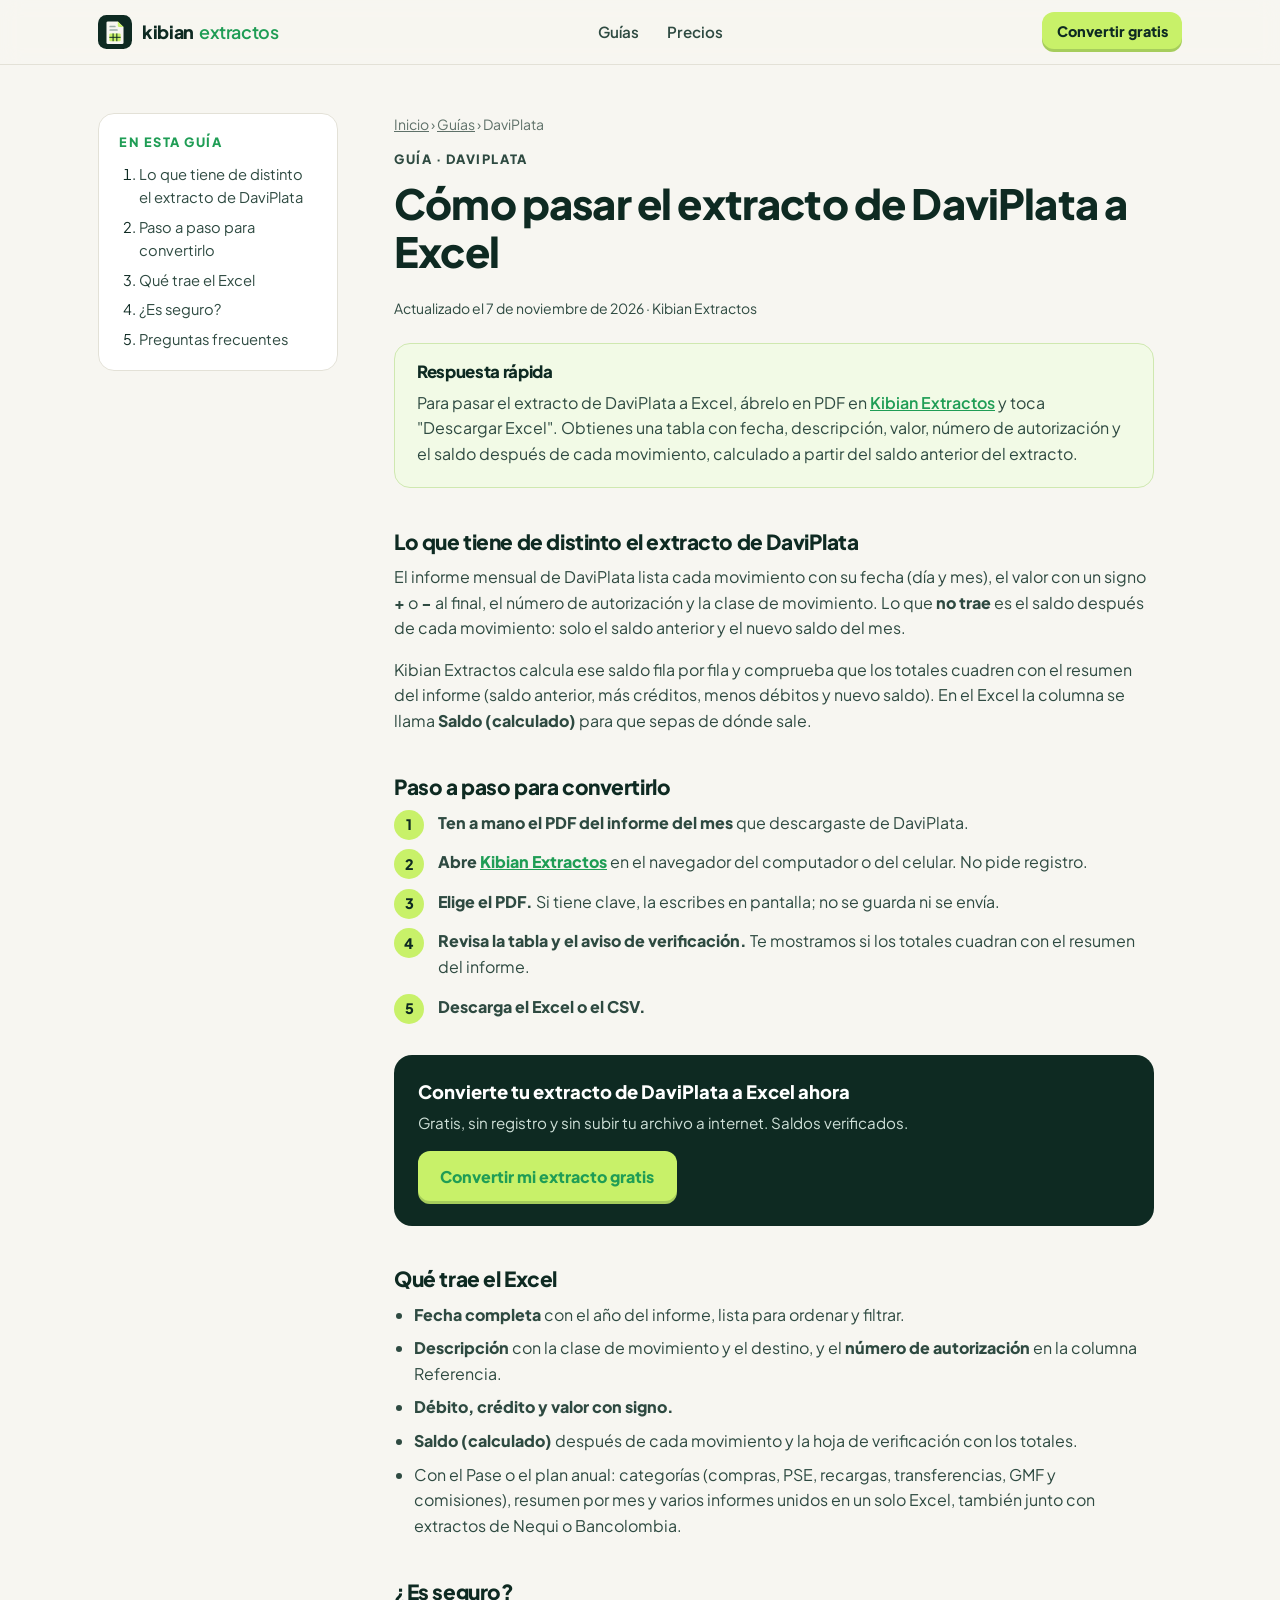
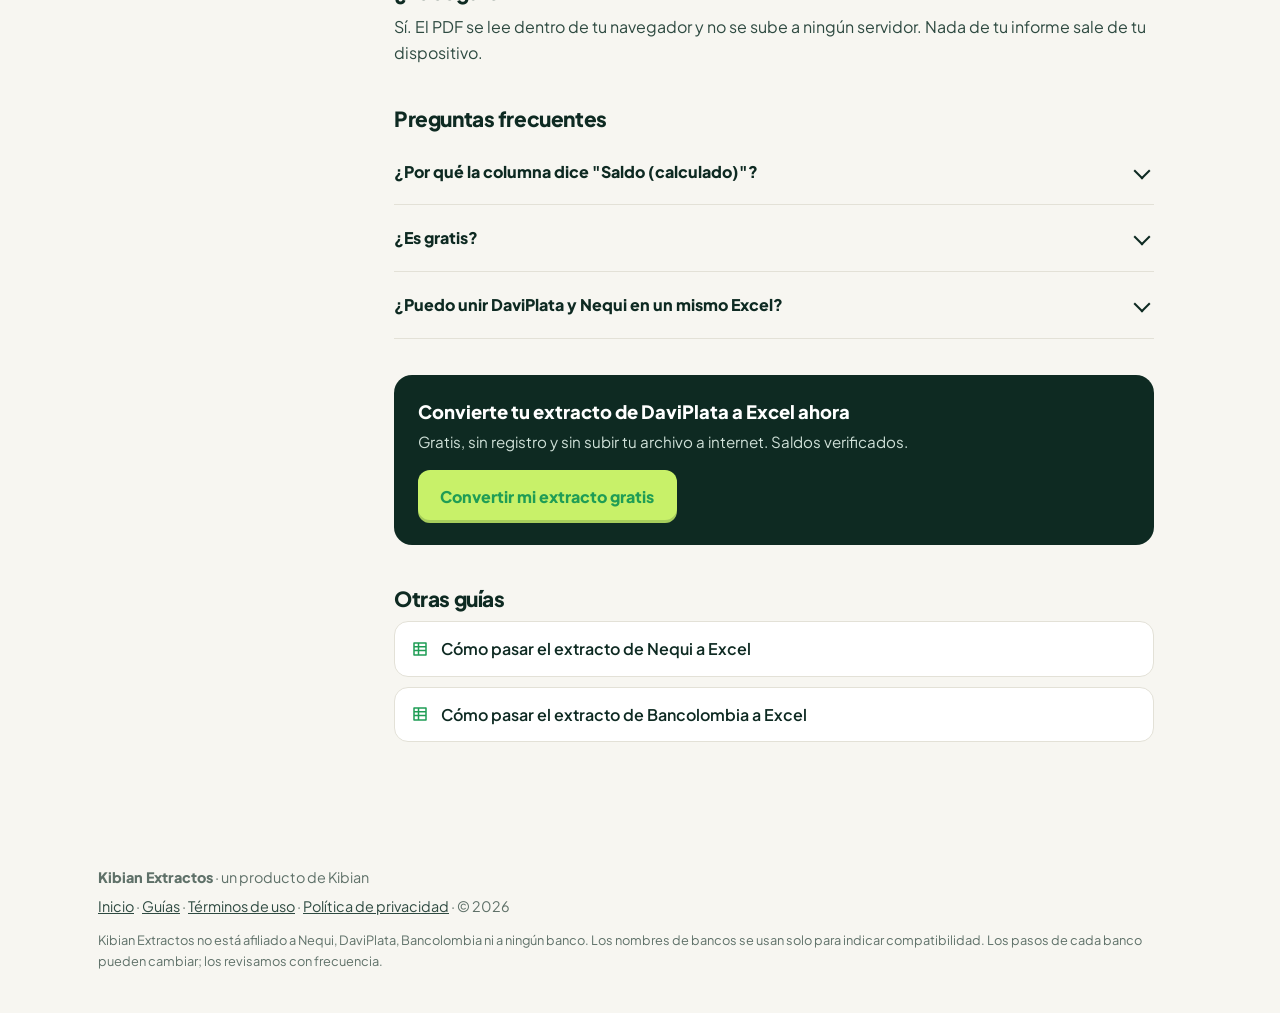
<file: extracto-daviplata-a-excel.html>
<!doctype html>
<html lang="es">
<head>
<meta charset="utf-8">
<meta http-equiv="Content-Security-Policy" content="default-src 'self'; script-src 'self' 'wasm-unsafe-eval'; style-src 'self' 'unsafe-inline'; img-src 'self' data: blob: https://kibianextractos.goatcounter.com; font-src 'self'; worker-src 'self' blob:; connect-src 'self' https://api.lemonsqueezy.com https://kibianextractos.goatcounter.com https://*.workers.dev; base-uri 'self'; form-action 'self'">
<meta name="referrer" content="strict-origin-when-cross-origin">
<meta name="viewport" content="width=device-width, initial-scale=1">
<title>Cómo pasar el extracto de DaviPlata a Excel (gratis)</title>
<meta name="description" content="Convierte tu extracto de DaviPlata de PDF a Excel gratis, con el saldo de cada movimiento calculado y los totales verificados. Sin subir tu archivo a internet.">
<meta name="robots" content="index, follow, max-image-preview:large">
<link rel="canonical" href="https://fabianlasso3.github.io/kibian-extractos/extracto-daviplata-a-excel.html">
<meta property="og:site_name" content="Kibian Extractos">
<meta property="og:locale" content="es_CO">
<meta property="og:type" content="article">
<meta property="og:url" content="https://fabianlasso3.github.io/kibian-extractos/extracto-daviplata-a-excel.html">
<meta property="og:title" content="Cómo pasar el extracto de DaviPlata a Excel (gratis)">
<meta property="og:description" content="Convierte tu extracto de DaviPlata de PDF a Excel gratis, con el saldo de cada movimiento calculado y los totales verificados. Sin subir tu archivo a internet.">
<meta name="twitter:card" content="summary">
<meta name="theme-color" content="#0E2A22">
<link rel="icon" href="favicon.svg" type="image/svg+xml">
<link rel="stylesheet" href="css/styles.css">
<script type="application/ld+json">
{
 "@context": "https://schema.org",
 "@graph": [
  {
   "@type": "Article",
   "@id": "https://fabianlasso3.github.io/kibian-extractos/extracto-daviplata-a-excel.html#articulo",
   "headline": "Cómo pasar el extracto de DaviPlata a Excel",
   "description": "Convierte tu extracto de DaviPlata de PDF a Excel gratis, con el saldo de cada movimiento calculado y los totales verificados. Sin subir tu archivo a internet.",
   "inLanguage": "es",
   "datePublished": "2026-11-07",
   "dateModified": "2026-11-07",
   "mainEntityOfPage": "https://fabianlasso3.github.io/kibian-extractos/extracto-daviplata-a-excel.html",
   "author": {
    "@type": "Person",
    "name": "Fabian Steven Lasso Ramírez"
   },
   "publisher": {
    "@type": "Organization",
    "name": "Kibian Extractos",
    "url": "https://fabianlasso3.github.io/kibian-extractos/",
    "logo": {
     "@type": "ImageObject",
     "url": "https://fabianlasso3.github.io/kibian-extractos/favicon.svg"
    }
   },
   "about": {
    "@id": "https://fabianlasso3.github.io/kibian-extractos/#app"
   }
  },
  {
   "@type": "BreadcrumbList",
   "itemListElement": [
    {
     "@type": "ListItem",
     "position": 1,
     "name": "Inicio",
     "item": "https://fabianlasso3.github.io/kibian-extractos/"
    },
    {
     "@type": "ListItem",
     "position": 2,
     "name": "Guías",
     "item": "https://fabianlasso3.github.io/kibian-extractos/guias.html"
    },
    {
     "@type": "ListItem",
     "position": 3,
     "name": "Cómo pasar el extracto de DaviPlata a Excel",
     "item": "https://fabianlasso3.github.io/kibian-extractos/extracto-daviplata-a-excel.html"
    }
   ]
  },
  {
   "@type": "FAQPage",
   "mainEntity": [
    {
     "@type": "Question",
     "name": "¿Por qué la columna dice \"Saldo (calculado)\"?",
     "acceptedAnswer": {
      "@type": "Answer",
      "text": "Porque el informe de DaviPlata no trae el saldo por movimiento. Lo calculamos desde el saldo anterior sumando y restando cada movimiento, y verificamos que el resultado coincida con el nuevo saldo del informe."
     }
    },
    {
     "@type": "Question",
     "name": "¿Es gratis?",
     "acceptedAnswer": {
      "@type": "Answer",
      "text": "Sí. El plan gratis convierte los informes que quieras, uno a la vez, con hasta 25 movimientos por informe en el archivo. Para todos los movimientos y varios meses juntos está el Pase de 30 días o el plan anual."
     }
    },
    {
     "@type": "Question",
     "name": "¿Puedo unir DaviPlata y Nequi en un mismo Excel?",
     "acceptedAnswer": {
      "@type": "Answer",
      "text": "Sí, con el Pase o el plan anual eliges extractos de distintos bancos y salen en un solo archivo, con una columna que indica el banco de cada movimiento."
     }
    }
   ]
  }
 ]
}
</script>
</head>
<body>
<header class="nav"><div class="wrap nav__in"><a href="./" class="brand" aria-label="Kibian Extractos, inicio"><img class="brand__mark" src="assets/logo-mark.svg" width="34" height="34" alt=""><span class="brand__txt"><span class="brand__k">kibian</span><span class="brand__e">extractos</span></span></a><nav class="nav__links" aria-label="Principal"><a href="guias.html">Guías</a><a href="./#precios">Precios</a></nav><a href="./#convertir" class="btn btn--primary btn--sm" data-track="cta-guia-nav">Convertir gratis</a></div></header>

<main class="legal guide">
  <div class="wrap legal__grid">
    <aside class="legal__toc" aria-label="Contenido">
      <p class="eyebrow">En esta guía</p>
      <ol><li><a href="#diferente">Lo que tiene de distinto el extracto de DaviPlata</a></li><li><a href="#pasos">Paso a paso para convertirlo</a></li><li><a href="#que-trae">Qué trae el Excel</a></li><li><a href="#privacidad">¿Es seguro?</a></li><li><a href="#preguntas">Preguntas frecuentes</a></li></ol>
    </aside>
    <article class="legal__body">
      <nav class="crumbs small" aria-label="Ruta"><a href="./">Inicio</a> <span aria-hidden="true">›</span> <a href="guias.html">Guías</a> <span aria-hidden="true">›</span> <span>DaviPlata</span></nav>
      <p class="eyebrow">Guía · DaviPlata</p>
      <h1>Cómo pasar el extracto de DaviPlata a Excel</h1>
      <p class="muted small">Actualizado el 7 de noviembre de 2026 · Kibian Extractos</p>
      <div class="legal__summary guide-answer"><h2>Respuesta rápida</h2><p>Para pasar el extracto de DaviPlata a Excel, ábrelo en PDF en <a href="./#convertir">Kibian Extractos</a> y toca "Descargar Excel". Obtienes una tabla con fecha, descripción, valor, número de autorización y el saldo después de cada movimiento, calculado a partir del saldo anterior del extracto.</p></div>
      <section id="diferente">
        <h2>Lo que tiene de distinto el extracto de DaviPlata</h2>
        <p>El informe mensual de DaviPlata lista cada movimiento con su fecha (día y mes), el valor con un signo <b>+</b> o <b>−</b> al final, el número de autorización y la clase de movimiento. Lo que <b>no trae</b> es el saldo después de cada movimiento: solo el saldo anterior y el nuevo saldo del mes.</p>
        <p>Kibian Extractos calcula ese saldo fila por fila y comprueba que los totales cuadren con el resumen del informe (saldo anterior, más créditos, menos débitos y nuevo saldo). En el Excel la columna se llama <b>Saldo (calculado)</b> para que sepas de dónde sale.</p>
      </section>
      <section id="pasos">
        <h2>Paso a paso para convertirlo</h2>
        <ol class="guide-steps"><li><b>Ten a mano el PDF del informe del mes</b> que descargaste de DaviPlata.</li><li><b>Abre <a href="./#convertir">Kibian Extractos</a></b> en el navegador del computador o del celular. No pide registro.</li><li><b>Elige el PDF.</b> Si tiene clave, la escribes en pantalla; no se guarda ni se envía.</li><li><b>Revisa la tabla y el aviso de verificación.</b> Te mostramos si los totales cuadran con el resumen del informe.</li><li><b>Descarga el Excel o el CSV.</b></li></ol>
      </section>
      <div class="guide-cta"><div><p class="guide-cta__t">Convierte tu extracto de DaviPlata a Excel ahora</p><p class="guide-cta__s">Gratis, sin registro y sin subir tu archivo a internet. Saldos verificados.</p></div><a class="btn btn--primary" href="./#convertir" data-track="cta-guia-extracto-daviplata-a-excel">Convertir mi extracto gratis</a></div>
      <section id="que-trae">
        <h2>Qué trae el Excel</h2>
        <ul><li><b>Fecha completa</b> con el año del informe, lista para ordenar y filtrar.</li><li><b>Descripción</b> con la clase de movimiento y el destino, y el <b>número de autorización</b> en la columna Referencia.</li><li><b>Débito, crédito y valor con signo.</b></li><li><b>Saldo (calculado)</b> después de cada movimiento y la hoja de verificación con los totales.</li><li>Con el Pase o el plan anual: categorías (compras, PSE, recargas, transferencias, GMF y comisiones), resumen por mes y varios informes unidos en un solo Excel, también junto con extractos de Nequi o Bancolombia.</li></ul>
      </section>
      <section id="privacidad">
        <h2>¿Es seguro?</h2>
        <p>Sí. El PDF se lee dentro de tu navegador y no se sube a ningún servidor. Nada de tu informe sale de tu dispositivo.</p>
      </section>
      <section id="preguntas" class="faq guide-faq">
        <h2>Preguntas frecuentes</h2>
        <details><summary>¿Por qué la columna dice "Saldo (calculado)"?</summary><p>Porque el informe de DaviPlata no trae el saldo por movimiento. Lo calculamos desde el saldo anterior sumando y restando cada movimiento, y verificamos que el resultado coincida con el nuevo saldo del informe.</p></details><details><summary>¿Es gratis?</summary><p>Sí. El plan gratis convierte los informes que quieras, uno a la vez, con hasta 25 movimientos por informe en el archivo. Para todos los movimientos y varios meses juntos está el Pase de 30 días o el plan anual.</p></details><details><summary>¿Puedo unir DaviPlata y Nequi en un mismo Excel?</summary><p>Sí, con el Pase o el plan anual eliges extractos de distintos bancos y salen en un solo archivo, con una columna que indica el banco de cada movimiento.</p></details>
      </section>
      <div class="guide-cta"><div><p class="guide-cta__t">Convierte tu extracto de DaviPlata a Excel ahora</p><p class="guide-cta__s">Gratis, sin registro y sin subir tu archivo a internet. Saldos verificados.</p></div><a class="btn btn--primary" href="./#convertir" data-track="cta-guia-extracto-daviplata-a-excel-final">Convertir mi extracto gratis</a></div>
      
      <section class="guide-rel"><h2>Otras guías</h2><ul class="guide-list"><li><a href="extracto-nequi-a-excel.html"><svg viewBox="0 0 24 24" width="18" height="18" aria-hidden="true"><path fill="none" stroke="currentColor" stroke-width="2" stroke-linecap="round" stroke-linejoin="round" d="M4 4h16v16H4zM4 9h16M4 14h16M10 4v16"/></svg><span>Cómo pasar el extracto de Nequi a Excel</span></a></li><li><a href="extracto-bancolombia-a-excel.html"><svg viewBox="0 0 24 24" width="18" height="18" aria-hidden="true"><path fill="none" stroke="currentColor" stroke-width="2" stroke-linecap="round" stroke-linejoin="round" d="M4 4h16v16H4zM4 9h16M4 14h16M10 4v16"/></svg><span>Cómo pasar el extracto de Bancolombia a Excel</span></a></li></ul></section>
    </article>
  </div>
</main>

<footer class="foot">
  <div class="wrap foot__in">
    <p><b>Kibian Extractos</b> · un producto de Kibian</p>
    <p><a href="./">Inicio</a> · <a href="guias.html">Guías</a> · <a href="terminos.html">Términos de uso</a> · <a href="privacidad.html">Política de privacidad</a> · © <span id="year"></span></p>
    <p class="foot__legal">Kibian Extractos no está afiliado a Nequi, DaviPlata, Bancolombia ni a ningún banco. Los nombres de bancos se usan solo para indicar compatibilidad. Los pasos de cada banco pueden cambiar; los revisamos con frecuencia.</p>
  </div>
</footer>
<script src="js/config.js"></script>
<script src="js/legal.js"></script>
<script src="js/analytics.js"></script>
<script data-goatcounter="https://kibianextractos.goatcounter.com/count" async src="vendor/count.js"></script>
</body>
</html>
</file>
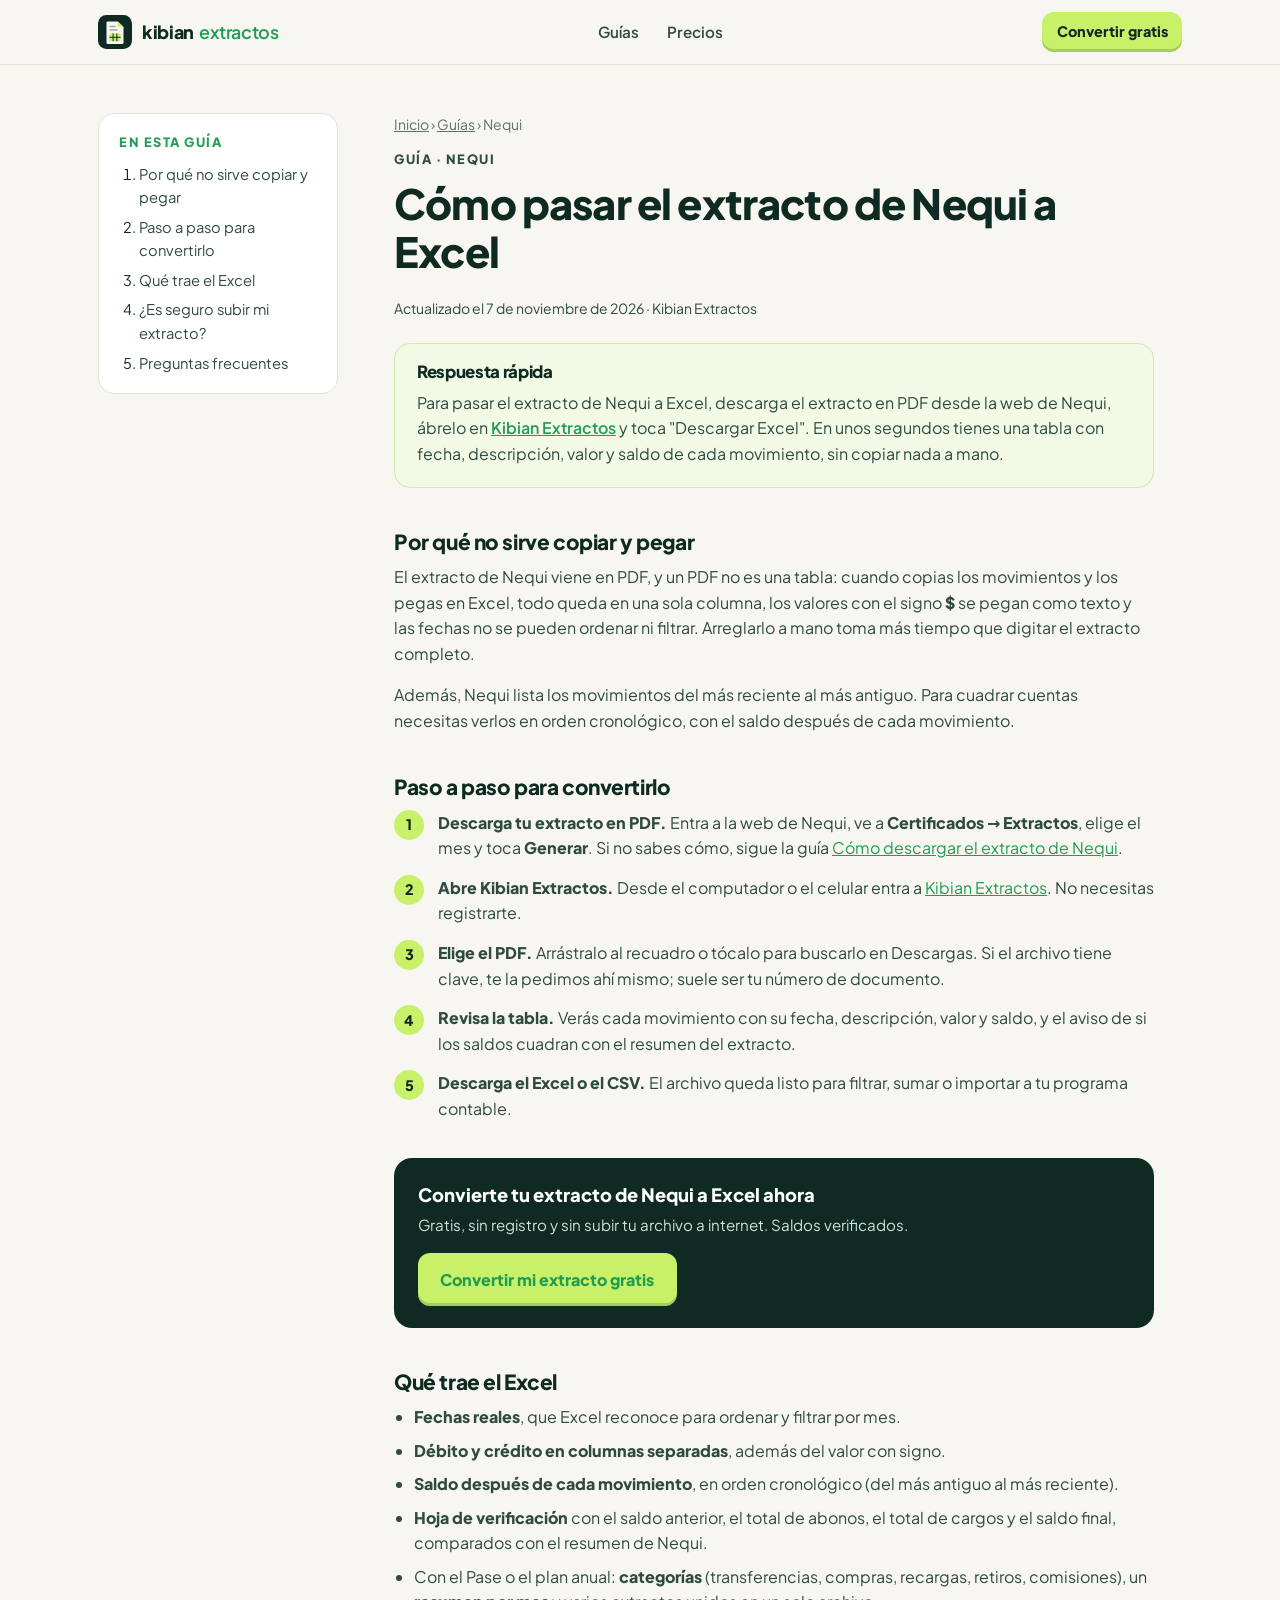
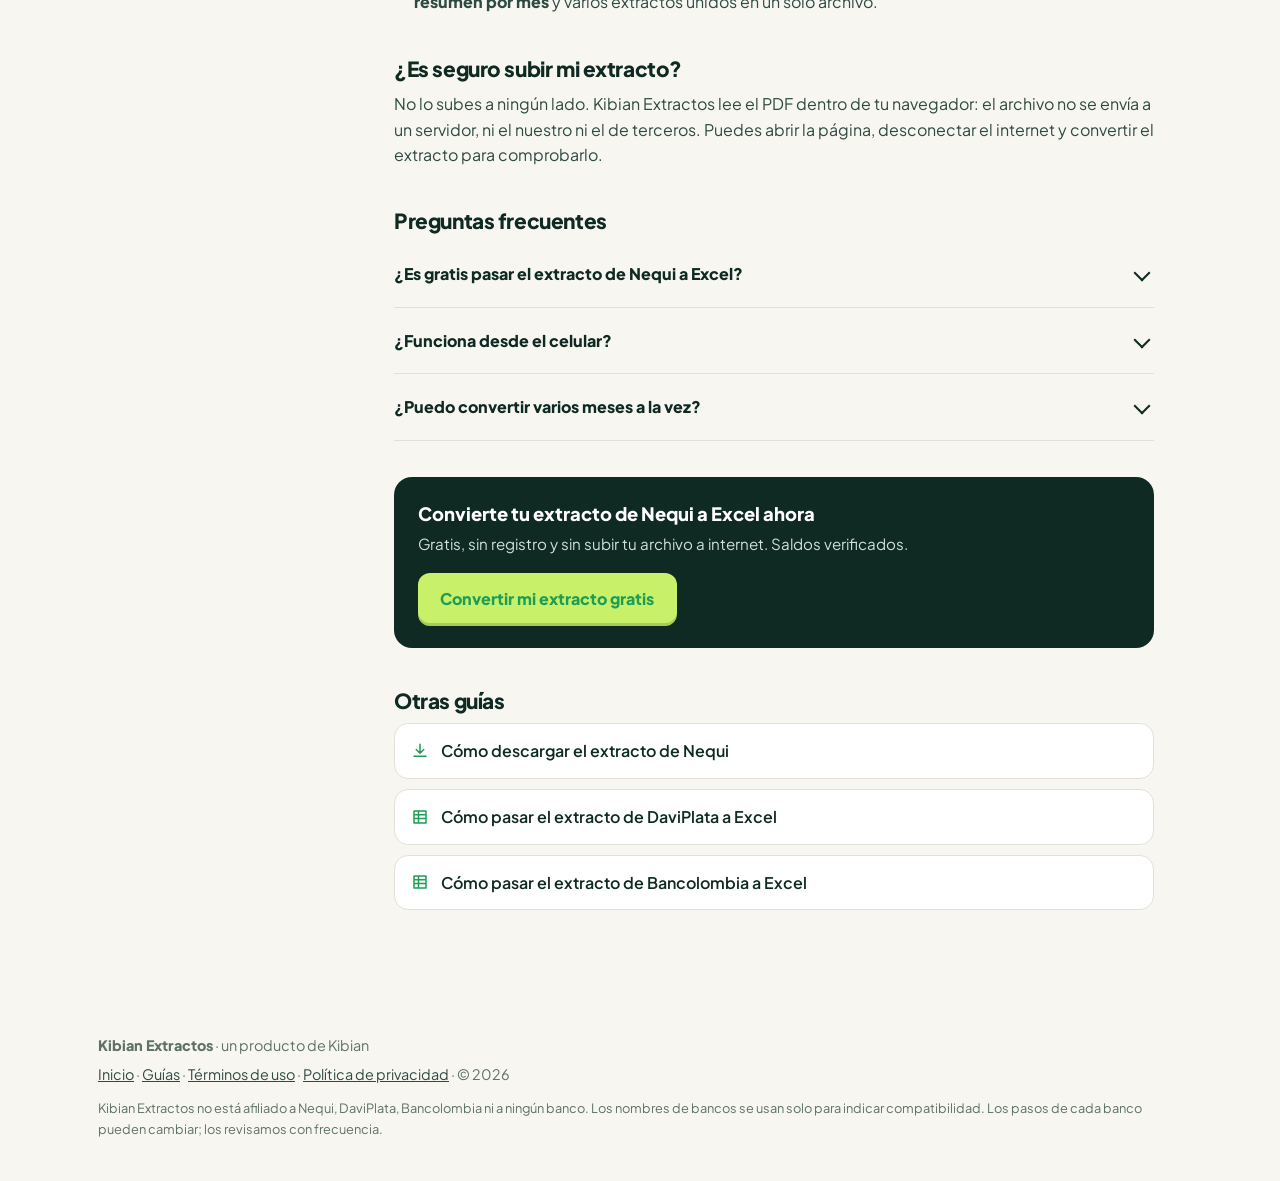
<file: extracto-nequi-a-excel.html>
<!doctype html>
<html lang="es">
<head>
<meta charset="utf-8">
<meta http-equiv="Content-Security-Policy" content="default-src 'self'; script-src 'self' 'wasm-unsafe-eval'; style-src 'self' 'unsafe-inline'; img-src 'self' data: blob: https://kibianextractos.goatcounter.com; font-src 'self'; worker-src 'self' blob:; connect-src 'self' https://api.lemonsqueezy.com https://kibianextractos.goatcounter.com https://*.workers.dev; base-uri 'self'; form-action 'self'">
<meta name="referrer" content="strict-origin-when-cross-origin">
<meta name="viewport" content="width=device-width, initial-scale=1">
<title>Cómo pasar el extracto de Nequi a Excel (gratis y sin copiar)</title>
<meta name="description" content="Convierte tu extracto de Nequi de PDF a Excel en segundos, gratis y sin subir el archivo a internet. Paso a paso, qué columnas trae y cómo verificar los saldos.">
<meta name="robots" content="index, follow, max-image-preview:large">
<link rel="canonical" href="https://fabianlasso3.github.io/kibian-extractos/extracto-nequi-a-excel.html">
<meta property="og:site_name" content="Kibian Extractos">
<meta property="og:locale" content="es_CO">
<meta property="og:type" content="article">
<meta property="og:url" content="https://fabianlasso3.github.io/kibian-extractos/extracto-nequi-a-excel.html">
<meta property="og:title" content="Cómo pasar el extracto de Nequi a Excel (gratis y sin copiar)">
<meta property="og:description" content="Convierte tu extracto de Nequi de PDF a Excel en segundos, gratis y sin subir el archivo a internet. Paso a paso, qué columnas trae y cómo verificar los saldos.">
<meta name="twitter:card" content="summary">
<meta name="theme-color" content="#0E2A22">
<link rel="icon" href="favicon.svg" type="image/svg+xml">
<link rel="stylesheet" href="css/styles.css">
<script type="application/ld+json">
{
 "@context": "https://schema.org",
 "@graph": [
  {
   "@type": "Article",
   "@id": "https://fabianlasso3.github.io/kibian-extractos/extracto-nequi-a-excel.html#articulo",
   "headline": "Cómo pasar el extracto de Nequi a Excel",
   "description": "Convierte tu extracto de Nequi de PDF a Excel en segundos, gratis y sin subir el archivo a internet. Paso a paso, qué columnas trae y cómo verificar los saldos.",
   "inLanguage": "es",
   "datePublished": "2026-11-07",
   "dateModified": "2026-11-07",
   "mainEntityOfPage": "https://fabianlasso3.github.io/kibian-extractos/extracto-nequi-a-excel.html",
   "author": {
    "@type": "Person",
    "name": "Fabian Steven Lasso Ramírez"
   },
   "publisher": {
    "@type": "Organization",
    "name": "Kibian Extractos",
    "url": "https://fabianlasso3.github.io/kibian-extractos/",
    "logo": {
     "@type": "ImageObject",
     "url": "https://fabianlasso3.github.io/kibian-extractos/favicon.svg"
    }
   },
   "about": {
    "@id": "https://fabianlasso3.github.io/kibian-extractos/#app"
   }
  },
  {
   "@type": "BreadcrumbList",
   "itemListElement": [
    {
     "@type": "ListItem",
     "position": 1,
     "name": "Inicio",
     "item": "https://fabianlasso3.github.io/kibian-extractos/"
    },
    {
     "@type": "ListItem",
     "position": 2,
     "name": "Guías",
     "item": "https://fabianlasso3.github.io/kibian-extractos/guias.html"
    },
    {
     "@type": "ListItem",
     "position": 3,
     "name": "Cómo pasar el extracto de Nequi a Excel",
     "item": "https://fabianlasso3.github.io/kibian-extractos/extracto-nequi-a-excel.html"
    }
   ]
  },
  {
   "@type": "FAQPage",
   "mainEntity": [
    {
     "@type": "Question",
     "name": "¿Es gratis pasar el extracto de Nequi a Excel?",
     "acceptedAnswer": {
      "@type": "Answer",
      "text": "Sí. Con el plan gratis conviertes los extractos que quieras, uno a la vez, y el archivo incluye hasta 25 movimientos por extracto. Para obtener todos los movimientos y unir varios meses en un solo Excel está el Pase de 30 días o el plan anual."
     }
    },
    {
     "@type": "Question",
     "name": "¿Funciona desde el celular?",
     "acceptedAnswer": {
      "@type": "Answer",
      "text": "Sí. Abre Kibian Extractos en el navegador del celular (Chrome o Safari), elige el PDF desde Descargas o Archivos y descarga el Excel. Si llegaste desde TikTok o Instagram, abre la página en el navegador para que la descarga no falle."
     }
    },
    {
     "@type": "Question",
     "name": "¿Puedo convertir varios meses a la vez?",
     "acceptedAnswer": {
      "@type": "Answer",
      "text": "Sí, con el Pase de 30 días o el plan anual puedes elegir varios extractos de Nequi (por ejemplo, los 12 meses del año) y unirlos en un solo Excel con todos los movimientos."
     }
    }
   ]
  }
 ]
}
</script>
</head>
<body>
<header class="nav"><div class="wrap nav__in"><a href="./" class="brand" aria-label="Kibian Extractos, inicio"><img class="brand__mark" src="assets/logo-mark.svg" width="34" height="34" alt=""><span class="brand__txt"><span class="brand__k">kibian</span><span class="brand__e">extractos</span></span></a><nav class="nav__links" aria-label="Principal"><a href="guias.html">Guías</a><a href="./#precios">Precios</a></nav><a href="./#convertir" class="btn btn--primary btn--sm" data-track="cta-guia-nav">Convertir gratis</a></div></header>

<main class="legal guide">
  <div class="wrap legal__grid">
    <aside class="legal__toc" aria-label="Contenido">
      <p class="eyebrow">En esta guía</p>
      <ol><li><a href="#por-que">Por qué no sirve copiar y pegar</a></li><li><a href="#pasos">Paso a paso para convertirlo</a></li><li><a href="#que-trae">Qué trae el Excel</a></li><li><a href="#privacidad">¿Es seguro subir mi extracto?</a></li><li><a href="#preguntas">Preguntas frecuentes</a></li></ol>
    </aside>
    <article class="legal__body">
      <nav class="crumbs small" aria-label="Ruta"><a href="./">Inicio</a> <span aria-hidden="true">›</span> <a href="guias.html">Guías</a> <span aria-hidden="true">›</span> <span>Nequi</span></nav>
      <p class="eyebrow">Guía · Nequi</p>
      <h1>Cómo pasar el extracto de Nequi a Excel</h1>
      <p class="muted small">Actualizado el 7 de noviembre de 2026 · Kibian Extractos</p>
      <div class="legal__summary guide-answer"><h2>Respuesta rápida</h2><p>Para pasar el extracto de Nequi a Excel, descarga el extracto en PDF desde la web de Nequi, ábrelo en <a href="./#convertir">Kibian Extractos</a> y toca "Descargar Excel". En unos segundos tienes una tabla con fecha, descripción, valor y saldo de cada movimiento, sin copiar nada a mano.</p></div>
      <section id="por-que">
        <h2>Por qué no sirve copiar y pegar</h2>
        <p>El extracto de Nequi viene en PDF, y un PDF no es una tabla: cuando copias los movimientos y los pegas en Excel, todo queda en una sola columna, los valores con el signo <b>$</b> se pegan como texto y las fechas no se pueden ordenar ni filtrar. Arreglarlo a mano toma más tiempo que digitar el extracto completo.</p>
        <p>Además, Nequi lista los movimientos del más reciente al más antiguo. Para cuadrar cuentas necesitas verlos en orden cronológico, con el saldo después de cada movimiento.</p>
      </section>
      <section id="pasos">
        <h2>Paso a paso para convertirlo</h2>
        <ol class="guide-steps"><li><b>Descarga tu extracto en PDF.</b> Entra a la web de Nequi, ve a <b>Certificados → Extractos</b>, elige el mes y toca <b>Generar</b>. Si no sabes cómo, sigue la guía <a href="descargar-extracto-nequi.html">Cómo descargar el extracto de Nequi</a>.</li><li><b>Abre Kibian Extractos.</b> Desde el computador o el celular entra a <a href="./#convertir">Kibian Extractos</a>. No necesitas registrarte.</li><li><b>Elige el PDF.</b> Arrástralo al recuadro o tócalo para buscarlo en Descargas. Si el archivo tiene clave, te la pedimos ahí mismo; suele ser tu número de documento.</li><li><b>Revisa la tabla.</b> Verás cada movimiento con su fecha, descripción, valor y saldo, y el aviso de si los saldos cuadran con el resumen del extracto.</li><li><b>Descarga el Excel o el CSV.</b> El archivo queda listo para filtrar, sumar o importar a tu programa contable.</li></ol>
      </section>
      <div class="guide-cta"><div><p class="guide-cta__t">Convierte tu extracto de Nequi a Excel ahora</p><p class="guide-cta__s">Gratis, sin registro y sin subir tu archivo a internet. Saldos verificados.</p></div><a class="btn btn--primary" href="./#convertir" data-track="cta-guia-extracto-nequi-a-excel">Convertir mi extracto gratis</a></div>
      <section id="que-trae">
        <h2>Qué trae el Excel</h2>
        <ul><li><b>Fechas reales</b>, que Excel reconoce para ordenar y filtrar por mes.</li><li><b>Débito y crédito en columnas separadas</b>, además del valor con signo.</li><li><b>Saldo después de cada movimiento</b>, en orden cronológico (del más antiguo al más reciente).</li><li><b>Hoja de verificación</b> con el saldo anterior, el total de abonos, el total de cargos y el saldo final, comparados con el resumen de Nequi.</li><li>Con el Pase o el plan anual: <b>categorías</b> (transferencias, compras, recargas, retiros, comisiones), un <b>resumen por mes</b> y varios extractos unidos en un solo archivo.</li></ul>
      </section>
      <section id="privacidad">
        <h2>¿Es seguro subir mi extracto?</h2>
        <p>No lo subes a ningún lado. Kibian Extractos lee el PDF dentro de tu navegador: el archivo no se envía a un servidor, ni el nuestro ni el de terceros. Puedes abrir la página, desconectar el internet y convertir el extracto para comprobarlo.</p>
      </section>
      <section id="preguntas" class="faq guide-faq">
        <h2>Preguntas frecuentes</h2>
        <details><summary>¿Es gratis pasar el extracto de Nequi a Excel?</summary><p>Sí. Con el plan gratis conviertes los extractos que quieras, uno a la vez, y el archivo incluye hasta 25 movimientos por extracto. Para obtener todos los movimientos y unir varios meses en un solo Excel está el Pase de 30 días o el plan anual.</p></details><details><summary>¿Funciona desde el celular?</summary><p>Sí. Abre Kibian Extractos en el navegador del celular (Chrome o Safari), elige el PDF desde Descargas o Archivos y descarga el Excel. Si llegaste desde TikTok o Instagram, abre la página en el navegador para que la descarga no falle.</p></details><details><summary>¿Puedo convertir varios meses a la vez?</summary><p>Sí, con el Pase de 30 días o el plan anual puedes elegir varios extractos de Nequi (por ejemplo, los 12 meses del año) y unirlos en un solo Excel con todos los movimientos.</p></details>
      </section>
      <div class="guide-cta"><div><p class="guide-cta__t">Convierte tu extracto de Nequi a Excel ahora</p><p class="guide-cta__s">Gratis, sin registro y sin subir tu archivo a internet. Saldos verificados.</p></div><a class="btn btn--primary" href="./#convertir" data-track="cta-guia-extracto-nequi-a-excel-final">Convertir mi extracto gratis</a></div>
      
      <section class="guide-rel"><h2>Otras guías</h2><ul class="guide-list"><li><a href="descargar-extracto-nequi.html"><svg viewBox="0 0 24 24" width="18" height="18" aria-hidden="true"><path fill="none" stroke="currentColor" stroke-width="2" stroke-linecap="round" stroke-linejoin="round" d="M12 3v12m0 0-5-5m5 5 5-5M4 19h16"/></svg><span>Cómo descargar el extracto de Nequi</span></a></li><li><a href="extracto-daviplata-a-excel.html"><svg viewBox="0 0 24 24" width="18" height="18" aria-hidden="true"><path fill="none" stroke="currentColor" stroke-width="2" stroke-linecap="round" stroke-linejoin="round" d="M4 4h16v16H4zM4 9h16M4 14h16M10 4v16"/></svg><span>Cómo pasar el extracto de DaviPlata a Excel</span></a></li><li><a href="extracto-bancolombia-a-excel.html"><svg viewBox="0 0 24 24" width="18" height="18" aria-hidden="true"><path fill="none" stroke="currentColor" stroke-width="2" stroke-linecap="round" stroke-linejoin="round" d="M4 4h16v16H4zM4 9h16M4 14h16M10 4v16"/></svg><span>Cómo pasar el extracto de Bancolombia a Excel</span></a></li></ul></section>
    </article>
  </div>
</main>

<footer class="foot">
  <div class="wrap foot__in">
    <p><b>Kibian Extractos</b> · un producto de Kibian</p>
    <p><a href="./">Inicio</a> · <a href="guias.html">Guías</a> · <a href="terminos.html">Términos de uso</a> · <a href="privacidad.html">Política de privacidad</a> · © <span id="year"></span></p>
    <p class="foot__legal">Kibian Extractos no está afiliado a Nequi, DaviPlata, Bancolombia ni a ningún banco. Los nombres de bancos se usan solo para indicar compatibilidad. Los pasos de cada banco pueden cambiar; los revisamos con frecuencia.</p>
  </div>
</footer>
<script src="js/config.js"></script>
<script src="js/legal.js"></script>
<script src="js/analytics.js"></script>
<script data-goatcounter="https://kibianextractos.goatcounter.com/count" async src="vendor/count.js"></script>
</body>
</html>
</file>
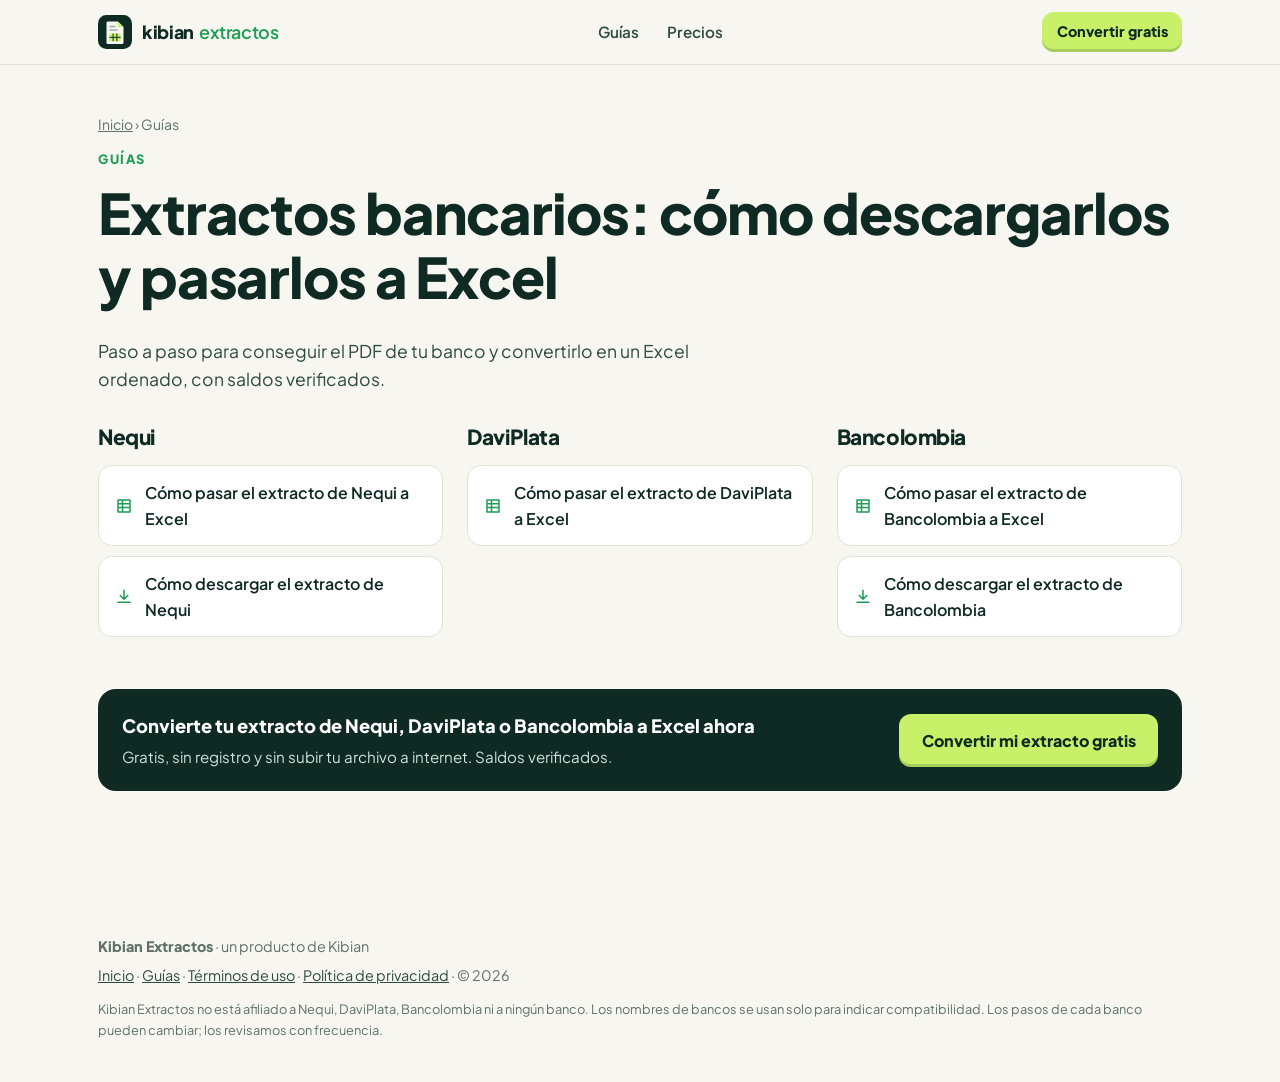
<file: guias.html>
<!doctype html>
<html lang="es">
<head>
<meta charset="utf-8">
<meta http-equiv="Content-Security-Policy" content="default-src 'self'; script-src 'self' 'wasm-unsafe-eval'; style-src 'self' 'unsafe-inline'; img-src 'self' data: blob: https://kibianextractos.goatcounter.com; font-src 'self'; worker-src 'self' blob:; connect-src 'self' https://api.lemonsqueezy.com https://kibianextractos.goatcounter.com https://*.workers.dev; base-uri 'self'; form-action 'self'">
<meta name="referrer" content="strict-origin-when-cross-origin">
<meta name="viewport" content="width=device-width, initial-scale=1">
<title>Guías: descargar y pasar extractos de Nequi, DaviPlata y Bancolombia a Excel</title>
<meta name="description" content="Guías paso a paso para descargar tu extracto de Nequi, DaviPlata o Bancolombia y convertirlo de PDF a Excel gratis.">
<meta name="robots" content="index, follow, max-image-preview:large">
<link rel="canonical" href="https://fabianlasso3.github.io/kibian-extractos/guias.html">
<meta property="og:site_name" content="Kibian Extractos">
<meta property="og:locale" content="es_CO">
<meta property="og:type" content="article">
<meta property="og:url" content="https://fabianlasso3.github.io/kibian-extractos/guias.html">
<meta property="og:title" content="Guías: descargar y pasar extractos de Nequi, DaviPlata y Bancolombia a Excel">
<meta property="og:description" content="Guías paso a paso para descargar tu extracto de Nequi, DaviPlata o Bancolombia y convertirlo de PDF a Excel gratis.">
<meta name="twitter:card" content="summary">
<meta name="theme-color" content="#0E2A22">
<link rel="icon" href="favicon.svg" type="image/svg+xml">
<link rel="stylesheet" href="css/styles.css">
<script type="application/ld+json">
{
 "@context": "https://schema.org",
 "@graph": [
  {
   "@type": "CollectionPage",
   "@id": "https://fabianlasso3.github.io/kibian-extractos/guias.html",
   "name": "Guías de extractos bancarios",
   "inLanguage": "es",
   "url": "https://fabianlasso3.github.io/kibian-extractos/guias.html",
   "hasPart": [
    {
     "@type": "Article",
     "headline": "Cómo pasar el extracto de Nequi a Excel",
     "url": "https://fabianlasso3.github.io/kibian-extractos/extracto-nequi-a-excel.html"
    },
    {
     "@type": "Article",
     "headline": "Cómo descargar el extracto de Nequi",
     "url": "https://fabianlasso3.github.io/kibian-extractos/descargar-extracto-nequi.html"
    },
    {
     "@type": "Article",
     "headline": "Cómo pasar el extracto de DaviPlata a Excel",
     "url": "https://fabianlasso3.github.io/kibian-extractos/extracto-daviplata-a-excel.html"
    },
    {
     "@type": "Article",
     "headline": "Cómo pasar el extracto de Bancolombia a Excel",
     "url": "https://fabianlasso3.github.io/kibian-extractos/extracto-bancolombia-a-excel.html"
    },
    {
     "@type": "Article",
     "headline": "Cómo descargar el extracto de Bancolombia",
     "url": "https://fabianlasso3.github.io/kibian-extractos/descargar-extracto-bancolombia.html"
    }
   ]
  },
  {
   "@type": "BreadcrumbList",
   "itemListElement": [
    {
     "@type": "ListItem",
     "position": 1,
     "name": "Inicio",
     "item": "https://fabianlasso3.github.io/kibian-extractos/"
    },
    {
     "@type": "ListItem",
     "position": 2,
     "name": "Guías",
     "item": "https://fabianlasso3.github.io/kibian-extractos/guias.html"
    }
   ]
  }
 ]
}
</script>
</head>
<body>
<header class="nav"><div class="wrap nav__in"><a href="./" class="brand" aria-label="Kibian Extractos, inicio"><img class="brand__mark" src="assets/logo-mark.svg" width="34" height="34" alt=""><span class="brand__txt"><span class="brand__k">kibian</span><span class="brand__e">extractos</span></span></a><nav class="nav__links" aria-label="Principal"><a href="guias.html">Guías</a><a href="./#precios">Precios</a></nav><a href="./#convertir" class="btn btn--primary btn--sm" data-track="cta-guia-nav">Convertir gratis</a></div></header>

<main class="legal guide">
  <div class="wrap">
    <nav class="crumbs small" aria-label="Ruta"><a href="./">Inicio</a> <span aria-hidden="true">›</span> <span>Guías</span></nav>
    <p class="eyebrow">Guías</p>
    <h1>Extractos bancarios: cómo descargarlos y pasarlos a Excel</h1>
    <p class="lead muted guide-lead">Paso a paso para conseguir el PDF de tu banco y convertirlo en un Excel ordenado, con saldos verificados.</p>
    <div class="guide-banks"><div class="guide-bank"><h2>Nequi</h2><ul class="guide-list"><li><a href="extracto-nequi-a-excel.html"><svg viewBox="0 0 24 24" width="18" height="18" aria-hidden="true"><path fill="none" stroke="currentColor" stroke-width="2" stroke-linecap="round" stroke-linejoin="round" d="M4 4h16v16H4zM4 9h16M4 14h16M10 4v16"/></svg><span>Cómo pasar el extracto de Nequi a Excel</span></a></li><li><a href="descargar-extracto-nequi.html"><svg viewBox="0 0 24 24" width="18" height="18" aria-hidden="true"><path fill="none" stroke="currentColor" stroke-width="2" stroke-linecap="round" stroke-linejoin="round" d="M12 3v12m0 0-5-5m5 5 5-5M4 19h16"/></svg><span>Cómo descargar el extracto de Nequi</span></a></li></ul></div><div class="guide-bank"><h2>DaviPlata</h2><ul class="guide-list"><li><a href="extracto-daviplata-a-excel.html"><svg viewBox="0 0 24 24" width="18" height="18" aria-hidden="true"><path fill="none" stroke="currentColor" stroke-width="2" stroke-linecap="round" stroke-linejoin="round" d="M4 4h16v16H4zM4 9h16M4 14h16M10 4v16"/></svg><span>Cómo pasar el extracto de DaviPlata a Excel</span></a></li></ul></div><div class="guide-bank"><h2>Bancolombia</h2><ul class="guide-list"><li><a href="extracto-bancolombia-a-excel.html"><svg viewBox="0 0 24 24" width="18" height="18" aria-hidden="true"><path fill="none" stroke="currentColor" stroke-width="2" stroke-linecap="round" stroke-linejoin="round" d="M4 4h16v16H4zM4 9h16M4 14h16M10 4v16"/></svg><span>Cómo pasar el extracto de Bancolombia a Excel</span></a></li><li><a href="descargar-extracto-bancolombia.html"><svg viewBox="0 0 24 24" width="18" height="18" aria-hidden="true"><path fill="none" stroke="currentColor" stroke-width="2" stroke-linecap="round" stroke-linejoin="round" d="M12 3v12m0 0-5-5m5 5 5-5M4 19h16"/></svg><span>Cómo descargar el extracto de Bancolombia</span></a></li></ul></div></div>
    <div class="guide-cta"><div><p class="guide-cta__t">Convierte tu extracto de Nequi, DaviPlata o Bancolombia a Excel ahora</p><p class="guide-cta__s">Gratis, sin registro y sin subir tu archivo a internet. Saldos verificados.</p></div><a class="btn btn--primary" href="./#convertir" data-track="cta-guia-indice">Convertir mi extracto gratis</a></div>
  </div>
</main>

<footer class="foot">
  <div class="wrap foot__in">
    <p><b>Kibian Extractos</b> · un producto de Kibian</p>
    <p><a href="./">Inicio</a> · <a href="guias.html">Guías</a> · <a href="terminos.html">Términos de uso</a> · <a href="privacidad.html">Política de privacidad</a> · © <span id="year"></span></p>
    <p class="foot__legal">Kibian Extractos no está afiliado a Nequi, DaviPlata, Bancolombia ni a ningún banco. Los nombres de bancos se usan solo para indicar compatibilidad. Los pasos de cada banco pueden cambiar; los revisamos con frecuencia.</p>
  </div>
</footer>
<script src="js/config.js"></script>
<script src="js/legal.js"></script>
<script src="js/analytics.js"></script>
<script data-goatcounter="https://kibianextractos.goatcounter.com/count" async src="vendor/count.js"></script>
</body>
</html>
</file>
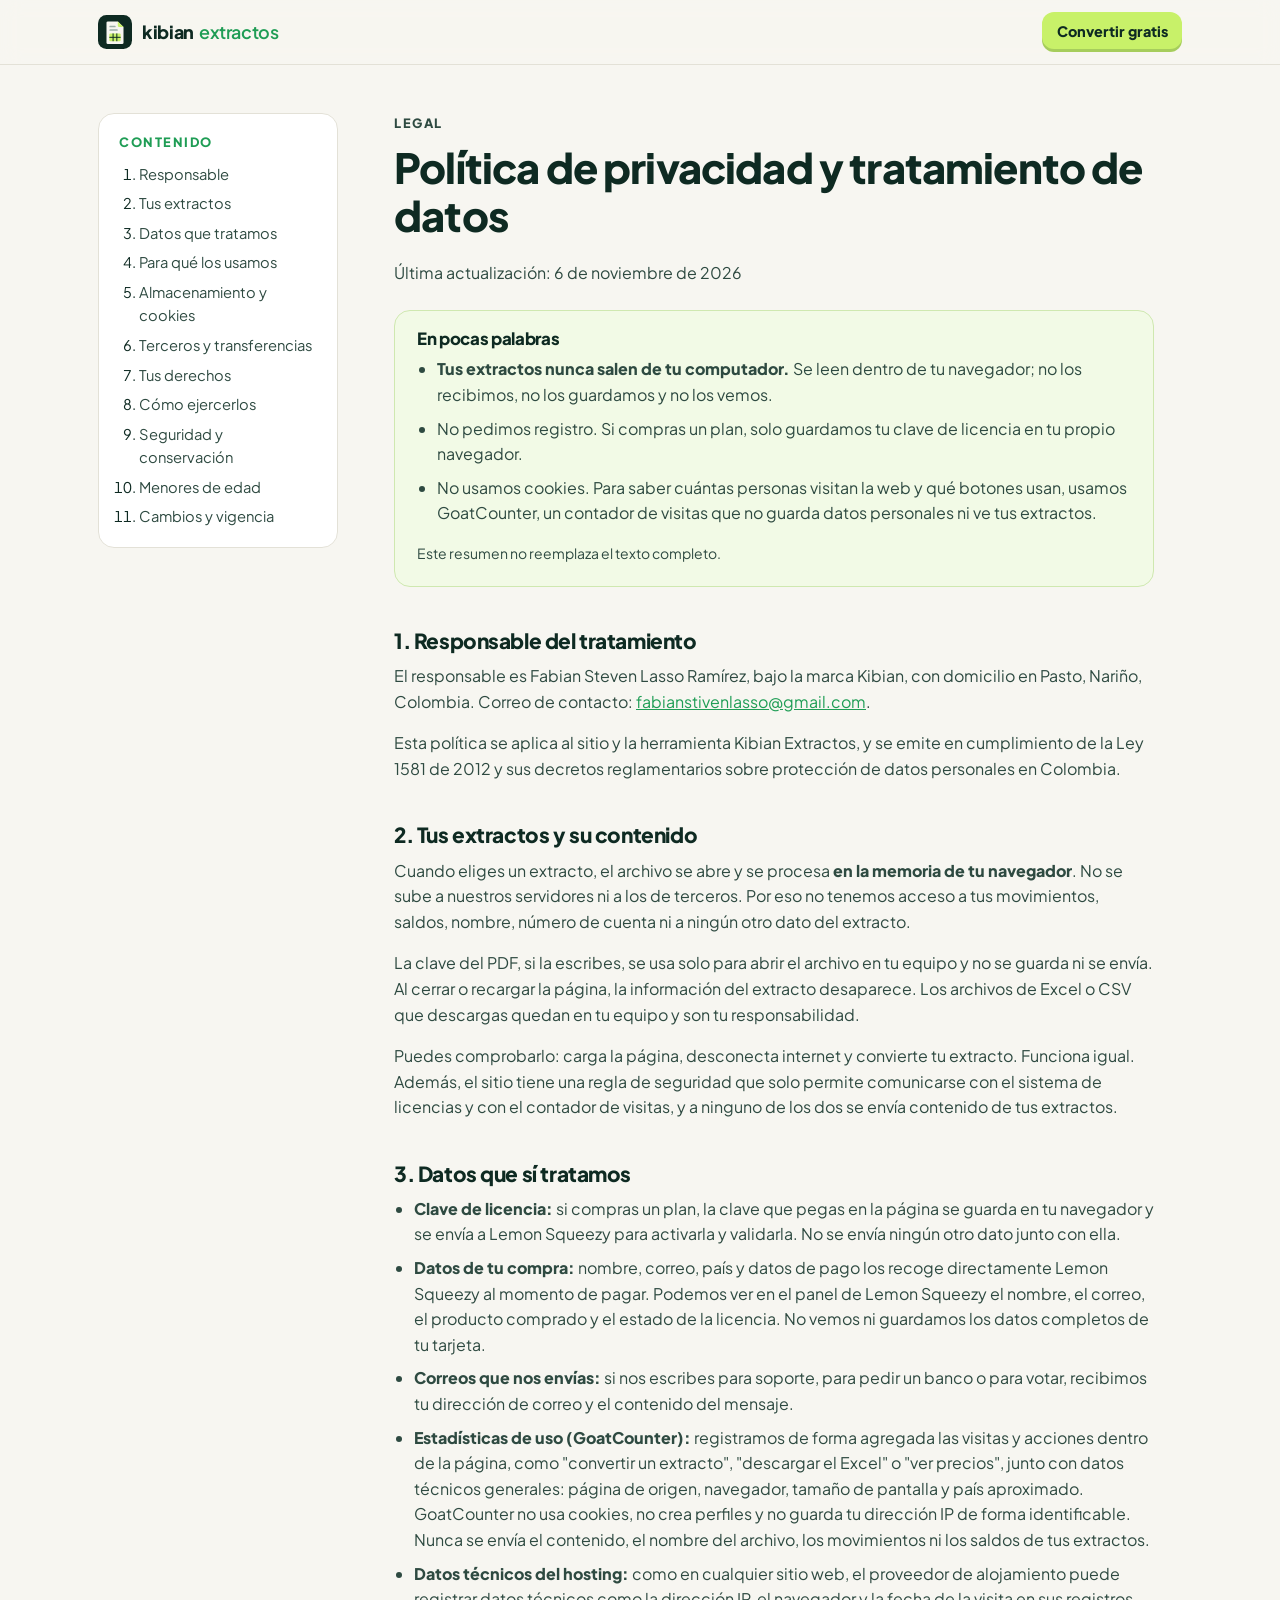
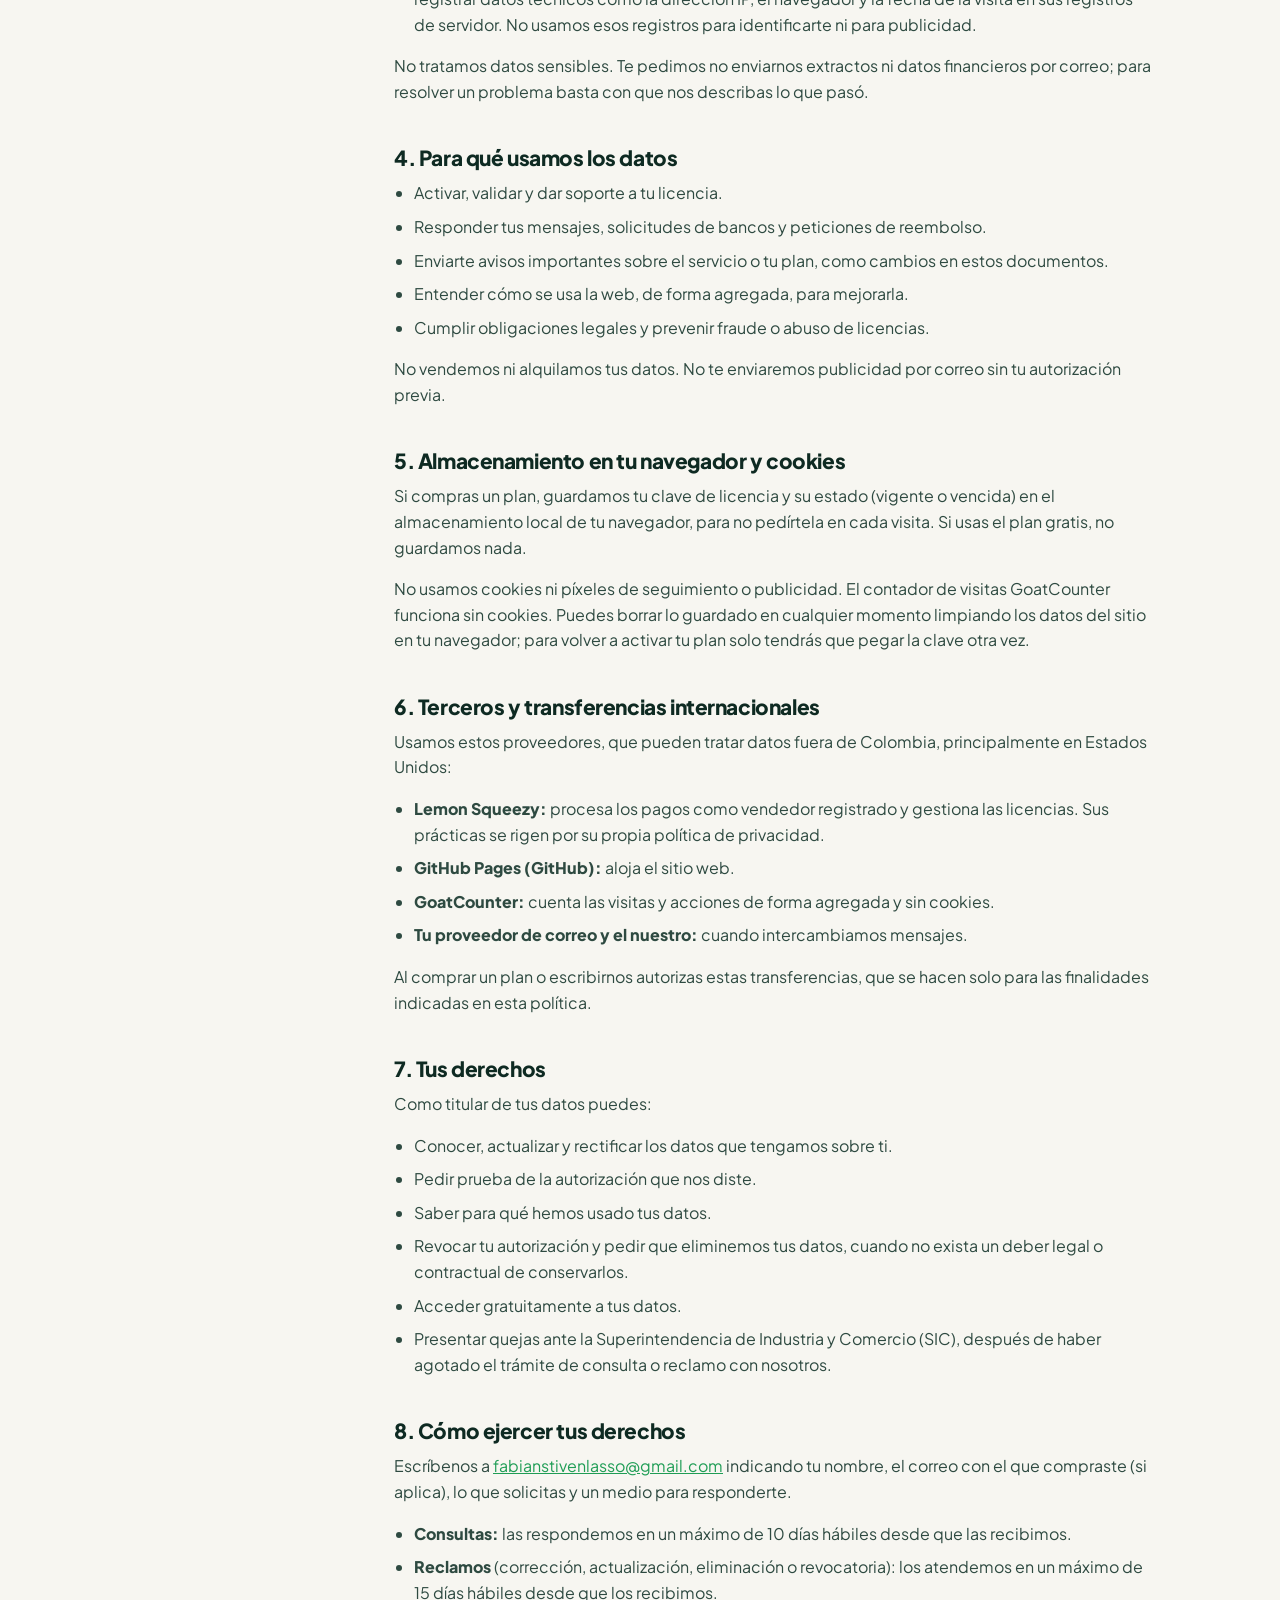
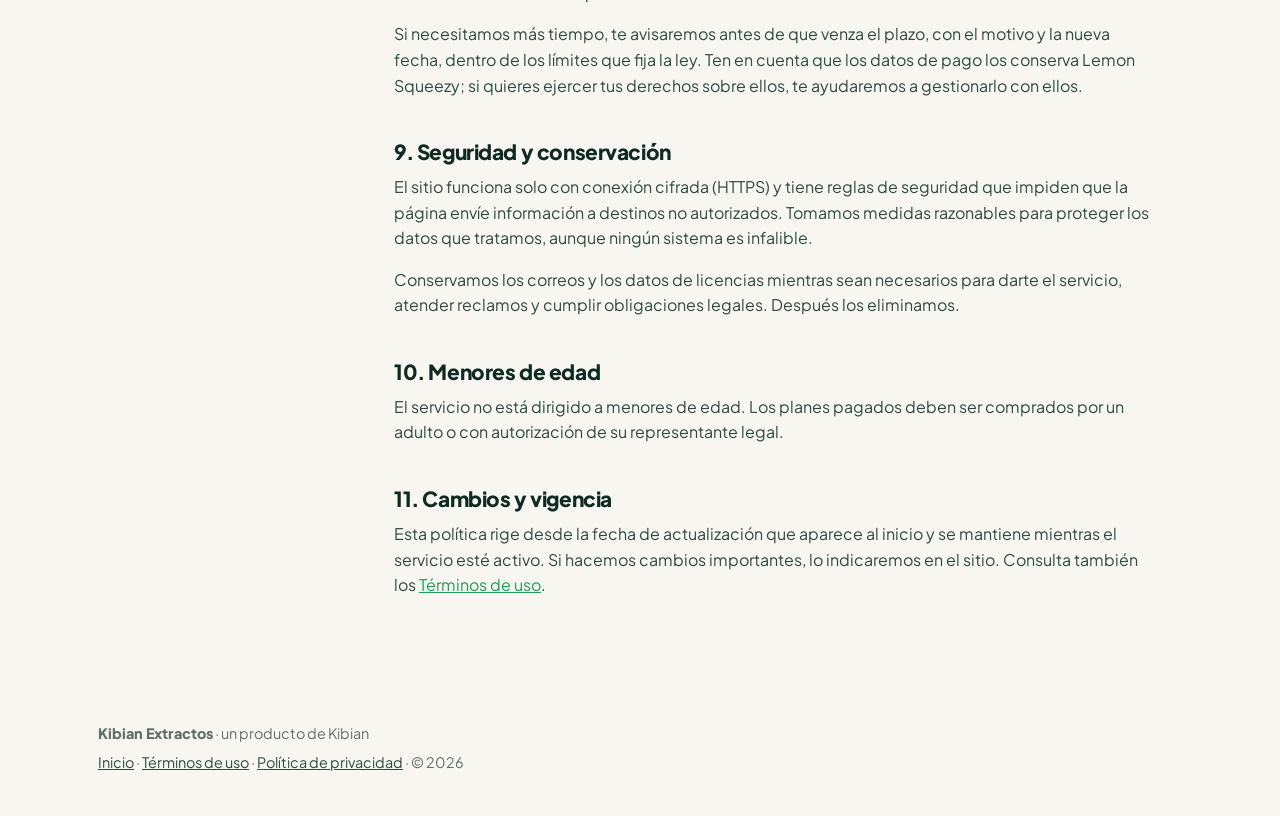
<file: privacidad.html>
<!doctype html>
<html lang="es">
<head>
<meta charset="utf-8">
<meta http-equiv="Content-Security-Policy" content="default-src 'self'; script-src 'self' 'wasm-unsafe-eval'; style-src 'self' 'unsafe-inline'; img-src 'self' data: blob: https://kibianextractos.goatcounter.com; font-src 'self'; worker-src 'self' blob:; connect-src 'self' https://api.lemonsqueezy.com https://kibianextractos.goatcounter.com https://*.workers.dev; base-uri 'self'; form-action 'self'">
<meta name="referrer" content="strict-origin-when-cross-origin">
<meta name="viewport" content="width=device-width, initial-scale=1">
<title>Política de privacidad | Kibian Extractos</title>
<meta name="description" content="Política de privacidad y tratamiento de datos de Kibian Extractos. Tus extractos se procesan en tu navegador y nunca se suben.">
<link rel="canonical" href="https://fabianlasso3.github.io/kibian-extractos/privacidad.html">
<link rel="icon" href="favicon.svg" type="image/svg+xml">
<link rel="stylesheet" href="css/styles.css">
</head>
<body>
<header class="nav"><div class="wrap nav__in"><a href="index.html" class="brand" aria-label="Kibian Extractos, inicio"><img class="brand__mark" src="assets/logo-mark.svg" width="34" height="34" alt=""><span class="brand__txt"><span class="brand__k">kibian</span><span class="brand__e">extractos</span></span></a><a href="index.html#convertir" class="btn btn--primary btn--sm">Convertir gratis</a></div></header>

<main class="legal">
  <div class="wrap legal__grid">
    <aside class="legal__toc" aria-label="Contenido">
      <p class="eyebrow">Contenido</p>
      <ol>
        <li><a href="#responsable">Responsable</a></li>
        <li><a href="#extractos">Tus extractos</a></li>
        <li><a href="#datos">Datos que tratamos</a></li>
        <li><a href="#finalidades">Para qué los usamos</a></li>
        <li><a href="#navegador">Almacenamiento y cookies</a></li>
        <li><a href="#terceros">Terceros y transferencias</a></li>
        <li><a href="#derechos">Tus derechos</a></li>
        <li><a href="#procedimiento">Cómo ejercerlos</a></li>
        <li><a href="#seguridad">Seguridad y conservación</a></li>
        <li><a href="#menores">Menores de edad</a></li>
        <li><a href="#cambios">Cambios y vigencia</a></li>
      </ol>
    </aside>

    <article class="legal__body">
      <p class="eyebrow">Legal</p>
      <h1>Política de privacidad y tratamiento de datos</h1>
      <p class="muted">Última actualización: <span data-cfg="legalUpdated"></span></p>

      <div class="legal__summary">
        <h2>En pocas palabras</h2>
        <ul>
          <li><b>Tus extractos nunca salen de tu computador.</b> Se leen dentro de tu navegador; no los recibimos, no los guardamos y no los vemos.</li>
          <li>No pedimos registro. Si compras un plan, solo guardamos tu clave de licencia en tu propio navegador.</li>
          <li>No usamos cookies. Para saber cuántas personas visitan la web y qué botones usan, usamos GoatCounter, un contador de visitas que no guarda datos personales ni ve tus extractos.</li>
        </ul>
        <p class="small muted">Este resumen no reemplaza el texto completo.</p>
      </div>

      <section id="responsable">
        <h2>1. Responsable del tratamiento</h2>
        <p>El responsable es <span data-cfg="ownerName"></span>, bajo la marca Kibian, con domicilio en <span data-cfg="ownerLocation"></span>. Correo de contacto: <a data-mail="Privacidad Kibian Extractos" href="#"></a>.</p>
        <p>Esta política se aplica al sitio y la herramienta Kibian Extractos, y se emite en cumplimiento de la Ley 1581 de 2012 y sus decretos reglamentarios sobre protección de datos personales en Colombia.</p>
      </section>

      <section id="extractos">
        <h2>2. Tus extractos y su contenido</h2>
        <p>Cuando eliges un extracto, el archivo se abre y se procesa <b>en la memoria de tu navegador</b>. No se sube a nuestros servidores ni a los de terceros. Por eso no tenemos acceso a tus movimientos, saldos, nombre, número de cuenta ni a ningún otro dato del extracto.</p>
        <p>La clave del PDF, si la escribes, se usa solo para abrir el archivo en tu equipo y no se guarda ni se envía. Al cerrar o recargar la página, la información del extracto desaparece. Los archivos de Excel o CSV que descargas quedan en tu equipo y son tu responsabilidad.</p>
        <p>Puedes comprobarlo: carga la página, desconecta internet y convierte tu extracto. Funciona igual. Además, el sitio tiene una regla de seguridad que solo permite comunicarse con el sistema de licencias y con el contador de visitas, y a ninguno de los dos se envía contenido de tus extractos.</p>
      </section>

      <section id="datos">
        <h2>3. Datos que sí tratamos</h2>
        <ul>
          <li><b>Clave de licencia:</b> si compras un plan, la clave que pegas en la página se guarda en tu navegador y se envía a Lemon Squeezy para activarla y validarla. No se envía ningún otro dato junto con ella.</li>
          <li><b>Datos de tu compra:</b> nombre, correo, país y datos de pago los recoge directamente Lemon Squeezy al momento de pagar. Podemos ver en el panel de Lemon Squeezy el nombre, el correo, el producto comprado y el estado de la licencia. No vemos ni guardamos los datos completos de tu tarjeta.</li>
          <li><b>Correos que nos envías:</b> si nos escribes para soporte, para pedir un banco o para votar, recibimos tu dirección de correo y el contenido del mensaje.</li>
          <li><b>Estadísticas de uso (GoatCounter):</b> registramos de forma agregada las visitas y acciones dentro de la página, como "convertir un extracto", "descargar el Excel" o "ver precios", junto con datos técnicos generales: página de origen, navegador, tamaño de pantalla y país aproximado. GoatCounter no usa cookies, no crea perfiles y no guarda tu dirección IP de forma identificable. Nunca se envía el contenido, el nombre del archivo, los movimientos ni los saldos de tus extractos.</li>
          <li><b>Datos técnicos del hosting:</b> como en cualquier sitio web, el proveedor de alojamiento puede registrar datos técnicos como la dirección IP, el navegador y la fecha de la visita en sus registros de servidor. No usamos esos registros para identificarte ni para publicidad.</li>
        </ul>
        <p>No tratamos datos sensibles. Te pedimos no enviarnos extractos ni datos financieros por correo; para resolver un problema basta con que nos describas lo que pasó.</p>
      </section>

      <section id="finalidades">
        <h2>4. Para qué usamos los datos</h2>
        <ul>
          <li>Activar, validar y dar soporte a tu licencia.</li>
          <li>Responder tus mensajes, solicitudes de bancos y peticiones de reembolso.</li>
          <li>Enviarte avisos importantes sobre el servicio o tu plan, como cambios en estos documentos.</li>
          <li>Entender cómo se usa la web, de forma agregada, para mejorarla.</li>
          <li>Cumplir obligaciones legales y prevenir fraude o abuso de licencias.</li>
        </ul>
        <p>No vendemos ni alquilamos tus datos. No te enviaremos publicidad por correo sin tu autorización previa.</p>
      </section>

      <section id="navegador">
        <h2>5. Almacenamiento en tu navegador y cookies</h2>
        <p>Si compras un plan, guardamos tu clave de licencia y su estado (vigente o vencida) en el almacenamiento local de tu navegador, para no pedírtela en cada visita. Si usas el plan gratis, no guardamos nada.</p>
        <p>No usamos cookies ni píxeles de seguimiento o publicidad. El contador de visitas GoatCounter funciona sin cookies. Puedes borrar lo guardado en cualquier momento limpiando los datos del sitio en tu navegador; para volver a activar tu plan solo tendrás que pegar la clave otra vez.</p>
      </section>

      <section id="terceros">
        <h2>6. Terceros y transferencias internacionales</h2>
        <p>Usamos estos proveedores, que pueden tratar datos fuera de Colombia, principalmente en Estados Unidos:</p>
        <ul>
          <li><b>Lemon Squeezy:</b> procesa los pagos como vendedor registrado y gestiona las licencias. Sus prácticas se rigen por su propia política de privacidad.</li>
          <li><b>GitHub Pages (GitHub):</b> aloja el sitio web.</li>
          <li><b>GoatCounter:</b> cuenta las visitas y acciones de forma agregada y sin cookies.</li>
          <li><b>Tu proveedor de correo y el nuestro:</b> cuando intercambiamos mensajes.</li>
        </ul>
        <p>Al comprar un plan o escribirnos autorizas estas transferencias, que se hacen solo para las finalidades indicadas en esta política.</p>
      </section>

      <section id="derechos">
        <h2>7. Tus derechos</h2>
        <p>Como titular de tus datos puedes:</p>
        <ul>
          <li>Conocer, actualizar y rectificar los datos que tengamos sobre ti.</li>
          <li>Pedir prueba de la autorización que nos diste.</li>
          <li>Saber para qué hemos usado tus datos.</li>
          <li>Revocar tu autorización y pedir que eliminemos tus datos, cuando no exista un deber legal o contractual de conservarlos.</li>
          <li>Acceder gratuitamente a tus datos.</li>
          <li>Presentar quejas ante la Superintendencia de Industria y Comercio (SIC), después de haber agotado el trámite de consulta o reclamo con nosotros.</li>
        </ul>
      </section>

      <section id="procedimiento">
        <h2>8. Cómo ejercer tus derechos</h2>
        <p>Escríbenos a <a data-mail="Derechos de datos personales" href="#"></a> indicando tu nombre, el correo con el que compraste (si aplica), lo que solicitas y un medio para responderte.</p>
        <ul>
          <li><b>Consultas:</b> las respondemos en un máximo de 10 días hábiles desde que las recibimos.</li>
          <li><b>Reclamos</b> (corrección, actualización, eliminación o revocatoria): los atendemos en un máximo de 15 días hábiles desde que los recibimos.</li>
        </ul>
        <p>Si necesitamos más tiempo, te avisaremos antes de que venza el plazo, con el motivo y la nueva fecha, dentro de los límites que fija la ley. Ten en cuenta que los datos de pago los conserva Lemon Squeezy; si quieres ejercer tus derechos sobre ellos, te ayudaremos a gestionarlo con ellos.</p>
      </section>

      <section id="seguridad">
        <h2>9. Seguridad y conservación</h2>
        <p>El sitio funciona solo con conexión cifrada (HTTPS) y tiene reglas de seguridad que impiden que la página envíe información a destinos no autorizados. Tomamos medidas razonables para proteger los datos que tratamos, aunque ningún sistema es infalible.</p>
        <p>Conservamos los correos y los datos de licencias mientras sean necesarios para darte el servicio, atender reclamos y cumplir obligaciones legales. Después los eliminamos.</p>
      </section>

      <section id="menores">
        <h2>10. Menores de edad</h2>
        <p>El servicio no está dirigido a menores de edad. Los planes pagados deben ser comprados por un adulto o con autorización de su representante legal.</p>
      </section>

      <section id="cambios">
        <h2>11. Cambios y vigencia</h2>
        <p>Esta política rige desde la fecha de actualización que aparece al inicio y se mantiene mientras el servicio esté activo. Si hacemos cambios importantes, lo indicaremos en el sitio. Consulta también los <a href="terminos.html">Términos de uso</a>.</p>
      </section>
    </article>
  </div>
</main>

<footer class="foot">
  <div class="wrap foot__in">
    <p><b>Kibian Extractos</b> · un producto de Kibian</p>
    <p><a href="index.html">Inicio</a> · <a href="terminos.html">Términos de uso</a> · <a href="privacidad.html">Política de privacidad</a> · © <span id="year"></span></p>
  </div>
</footer>
<script src="js/config.js"></script>
<script src="js/legal.js"></script>
<script data-goatcounter="https://kibianextractos.goatcounter.com/count" async src="vendor/count.js"></script>
</body>
</html>
</file>
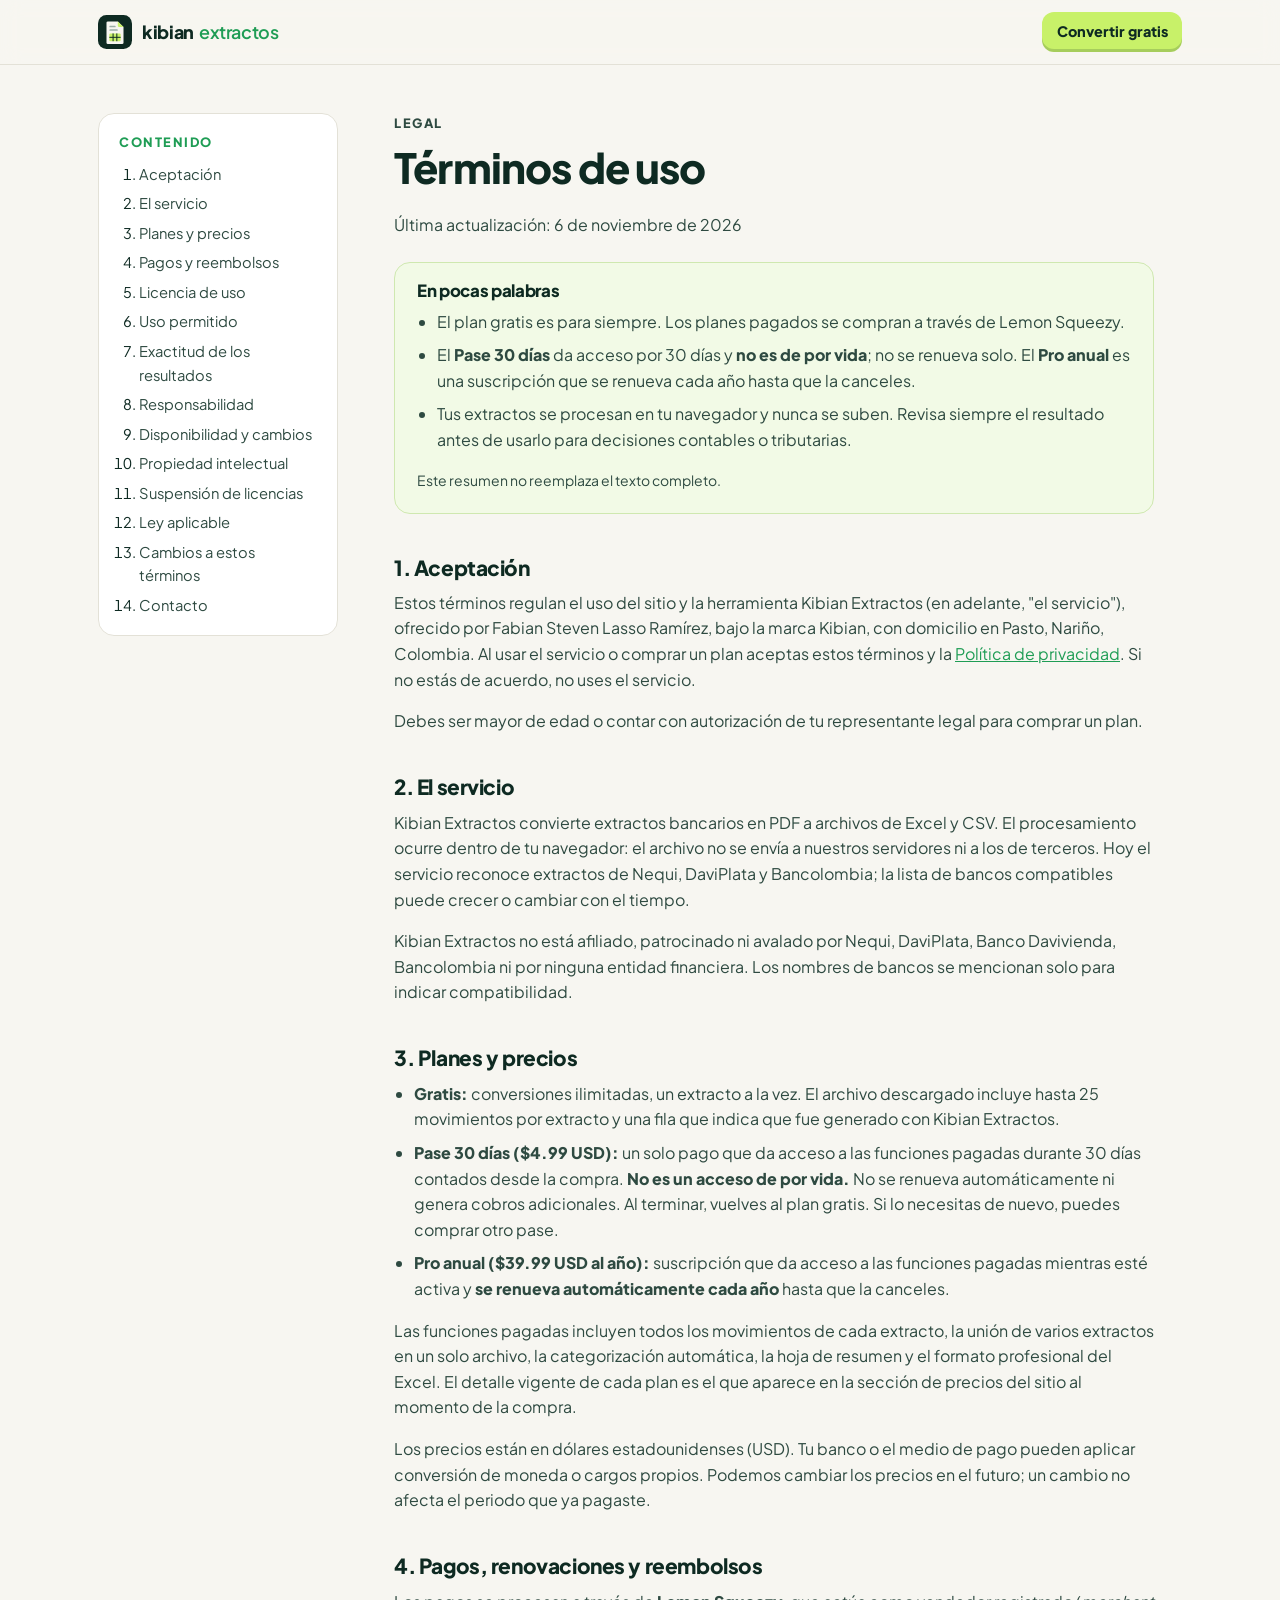
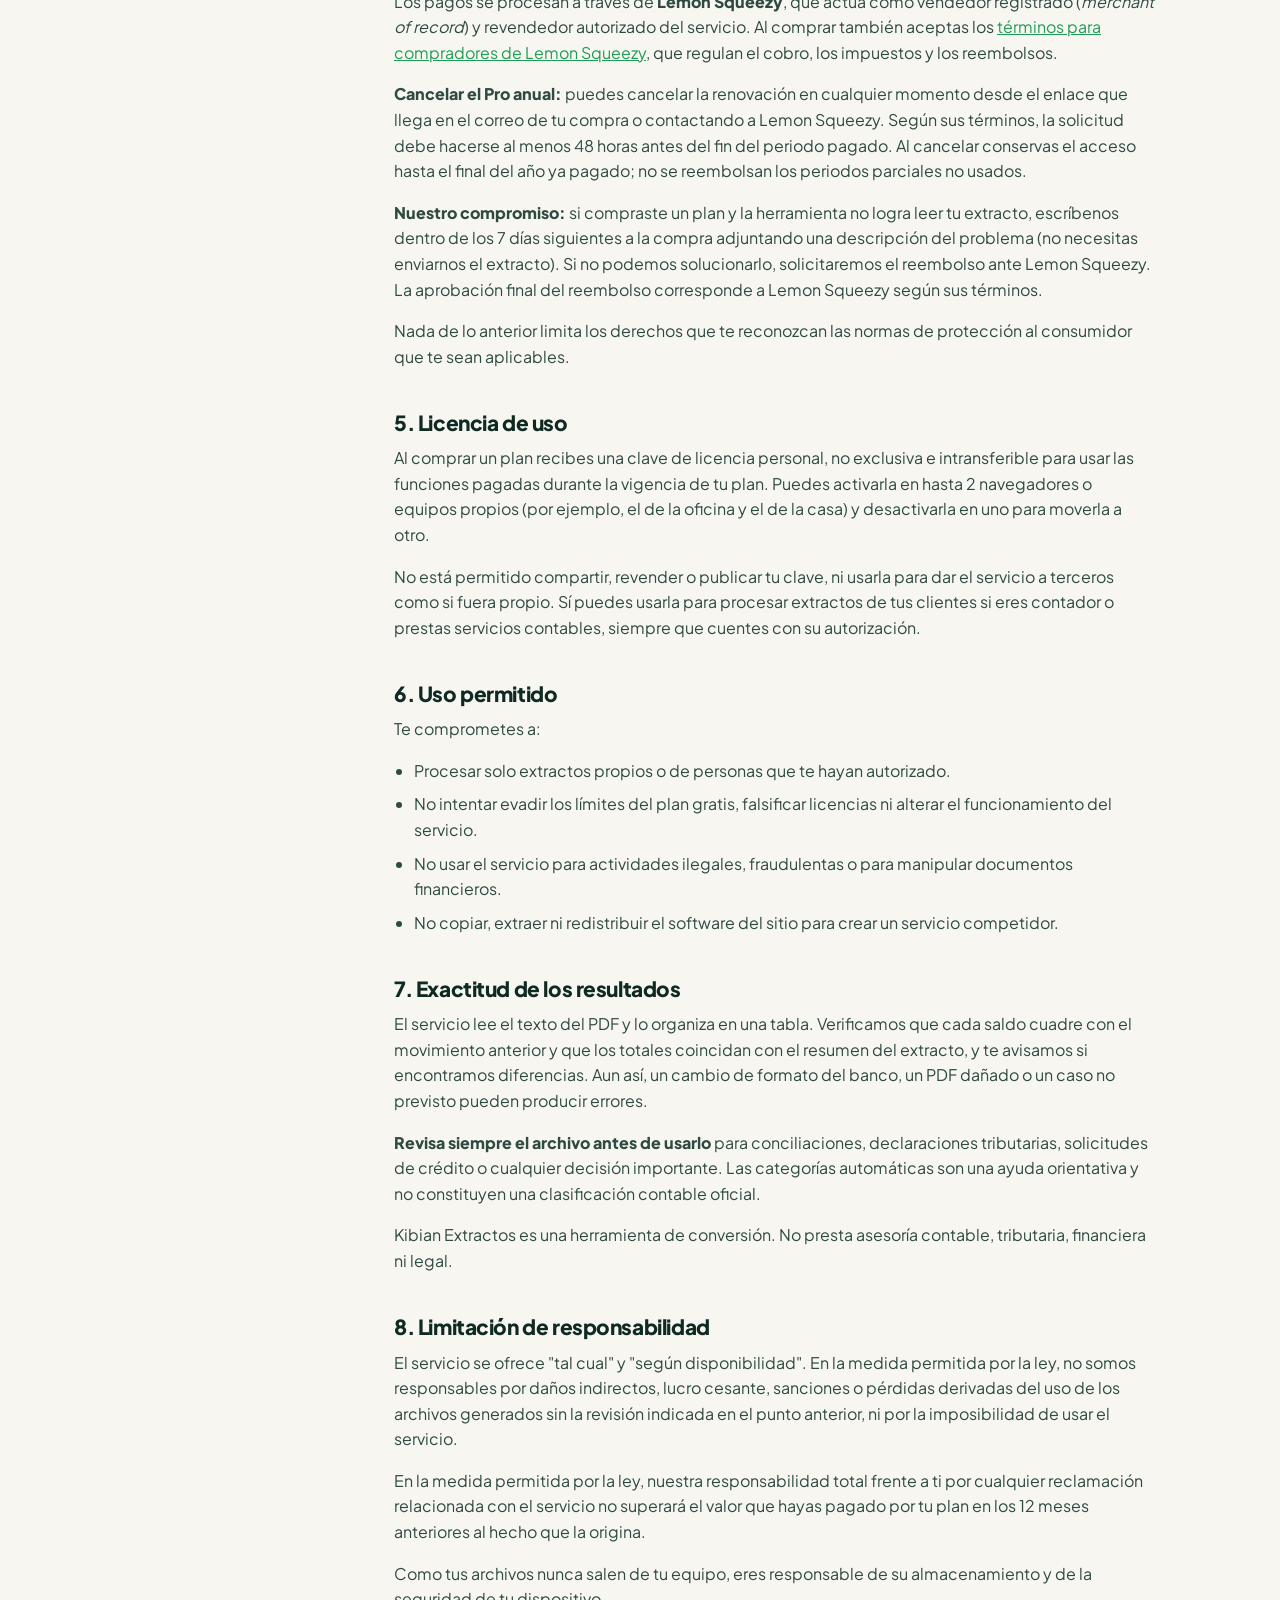
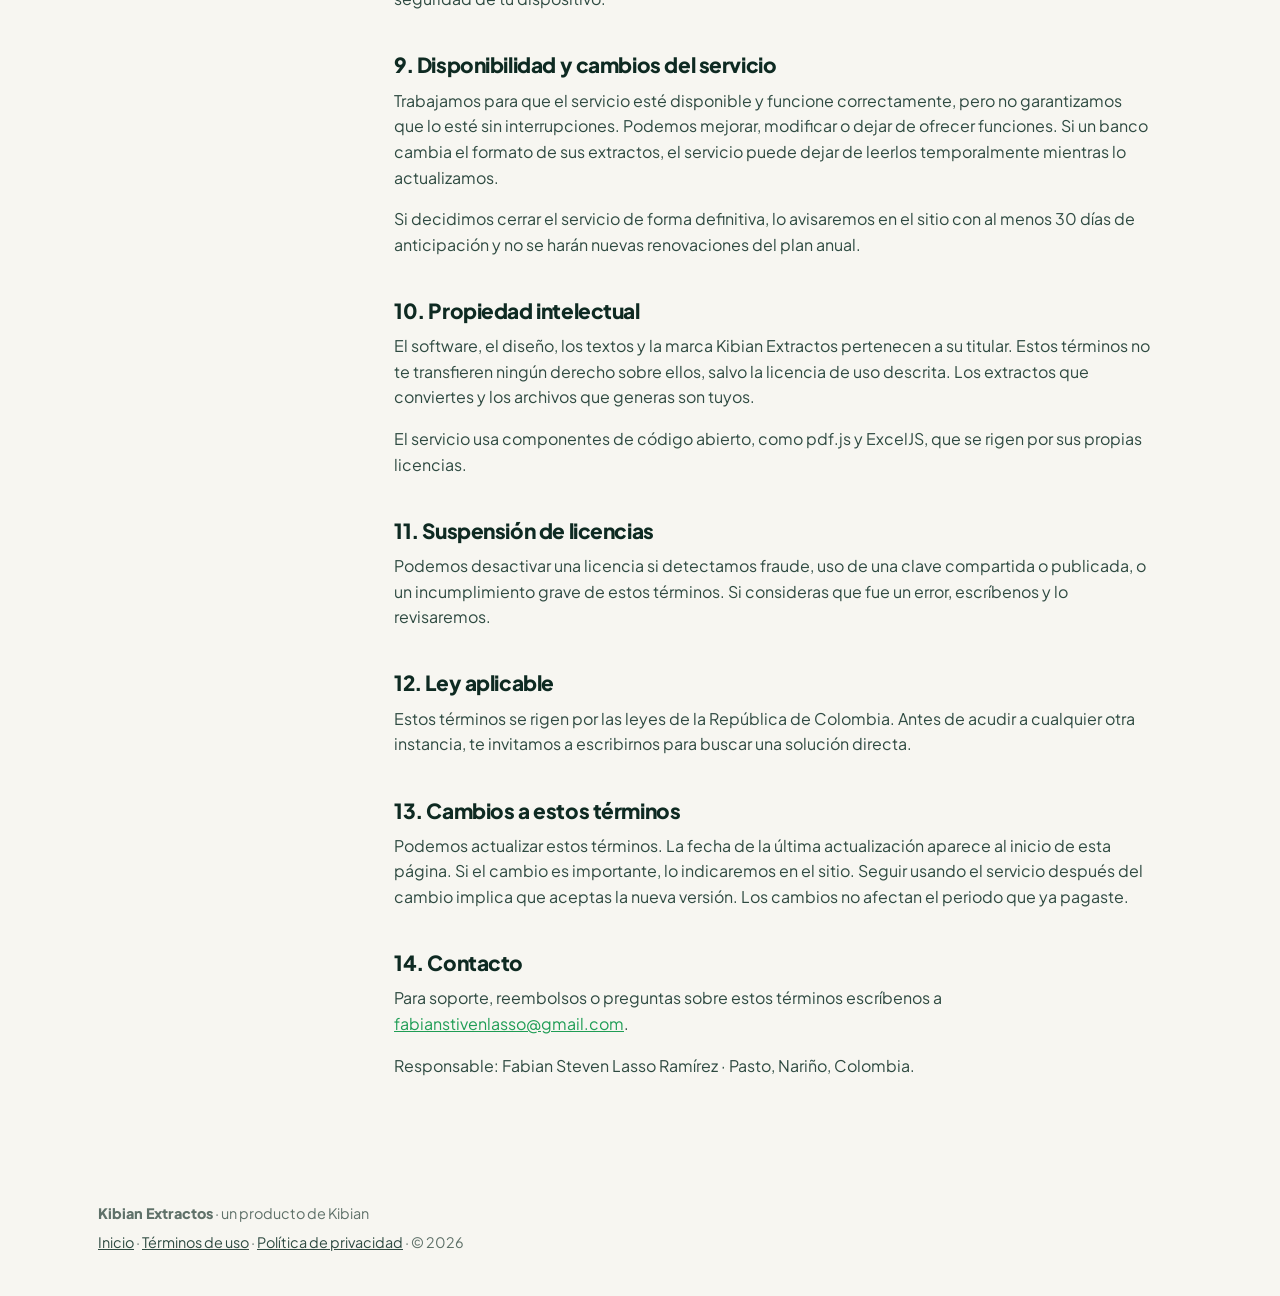
<file: terminos.html>
<!doctype html>
<html lang="es">
<head>
<meta charset="utf-8">
<meta http-equiv="Content-Security-Policy" content="default-src 'self'; script-src 'self' 'wasm-unsafe-eval'; style-src 'self' 'unsafe-inline'; img-src 'self' data: blob: https://kibianextractos.goatcounter.com; font-src 'self'; worker-src 'self' blob:; connect-src 'self' https://api.lemonsqueezy.com https://kibianextractos.goatcounter.com https://*.workers.dev; base-uri 'self'; form-action 'self'">
<meta name="referrer" content="strict-origin-when-cross-origin">
<meta name="viewport" content="width=device-width, initial-scale=1">
<title>Términos de uso | Kibian Extractos</title>
<meta name="description" content="Términos y condiciones de uso de Kibian Extractos: planes, pagos, licencias y responsabilidades.">
<link rel="canonical" href="https://fabianlasso3.github.io/kibian-extractos/terminos.html">
<link rel="icon" href="favicon.svg" type="image/svg+xml">
<link rel="stylesheet" href="css/styles.css">
</head>
<body>
<header class="nav"><div class="wrap nav__in"><a href="index.html" class="brand" aria-label="Kibian Extractos, inicio"><img class="brand__mark" src="assets/logo-mark.svg" width="34" height="34" alt=""><span class="brand__txt"><span class="brand__k">kibian</span><span class="brand__e">extractos</span></span></a><a href="index.html#convertir" class="btn btn--primary btn--sm">Convertir gratis</a></div></header>

<main class="legal">
  <div class="wrap legal__grid">
    <aside class="legal__toc" aria-label="Contenido">
      <p class="eyebrow">Contenido</p>
      <ol>
        <li><a href="#aceptacion">Aceptación</a></li>
        <li><a href="#servicio">El servicio</a></li>
        <li><a href="#planes">Planes y precios</a></li>
        <li><a href="#pagos">Pagos y reembolsos</a></li>
        <li><a href="#licencia">Licencia de uso</a></li>
        <li><a href="#uso">Uso permitido</a></li>
        <li><a href="#exactitud">Exactitud de los resultados</a></li>
        <li><a href="#responsabilidad">Responsabilidad</a></li>
        <li><a href="#disponibilidad">Disponibilidad y cambios</a></li>
        <li><a href="#propiedad">Propiedad intelectual</a></li>
        <li><a href="#terminacion">Suspensión de licencias</a></li>
        <li><a href="#ley">Ley aplicable</a></li>
        <li><a href="#cambios">Cambios a estos términos</a></li>
        <li><a href="#contacto">Contacto</a></li>
      </ol>
    </aside>

    <article class="legal__body">
      <p class="eyebrow">Legal</p>
      <h1>Términos de uso</h1>
      <p class="muted">Última actualización: <span data-cfg="legalUpdated"></span></p>

      <div class="legal__summary">
        <h2>En pocas palabras</h2>
        <ul>
          <li>El plan gratis es para siempre. Los planes pagados se compran a través de Lemon Squeezy.</li>
          <li>El <b>Pase 30 días</b> da acceso por 30 días y <b>no es de por vida</b>; no se renueva solo. El <b>Pro anual</b> es una suscripción que se renueva cada año hasta que la canceles.</li>
          <li>Tus extractos se procesan en tu navegador y nunca se suben. Revisa siempre el resultado antes de usarlo para decisiones contables o tributarias.</li>
        </ul>
        <p class="small muted">Este resumen no reemplaza el texto completo.</p>
      </div>

      <section id="aceptacion">
        <h2>1. Aceptación</h2>
        <p>Estos términos regulan el uso del sitio y la herramienta Kibian Extractos (en adelante, "el servicio"), ofrecido por <span data-cfg="ownerName"></span>, bajo la marca Kibian, con domicilio en <span data-cfg="ownerLocation"></span>. Al usar el servicio o comprar un plan aceptas estos términos y la <a href="privacidad.html">Política de privacidad</a>. Si no estás de acuerdo, no uses el servicio.</p>
        <p>Debes ser mayor de edad o contar con autorización de tu representante legal para comprar un plan.</p>
      </section>

      <section id="servicio">
        <h2>2. El servicio</h2>
        <p>Kibian Extractos convierte extractos bancarios en PDF a archivos de Excel y CSV. El procesamiento ocurre dentro de tu navegador: el archivo no se envía a nuestros servidores ni a los de terceros. Hoy el servicio reconoce extractos de Nequi, DaviPlata y Bancolombia; la lista de bancos compatibles puede crecer o cambiar con el tiempo.</p>
        <p>Kibian Extractos no está afiliado, patrocinado ni avalado por Nequi, DaviPlata, Banco Davivienda, Bancolombia ni por ninguna entidad financiera. Los nombres de bancos se mencionan solo para indicar compatibilidad.</p>
      </section>

      <section id="planes">
        <h2>3. Planes y precios</h2>
        <ul>
          <li><b>Gratis:</b> conversiones ilimitadas, un extracto a la vez. El archivo descargado incluye hasta <span data-cfg="freeRowsPerStatement"></span> movimientos por extracto y una fila que indica que fue generado con Kibian Extractos.</li>
          <li><b>Pase 30 días (<span data-cfg="pricePass"></span> USD):</b> un solo pago que da acceso a las funciones pagadas durante 30 días contados desde la compra. <b>No es un acceso de por vida.</b> No se renueva automáticamente ni genera cobros adicionales. Al terminar, vuelves al plan gratis. Si lo necesitas de nuevo, puedes comprar otro pase.</li>
          <li><b>Pro anual (<span data-cfg="priceYearly"></span> USD al año):</b> suscripción que da acceso a las funciones pagadas mientras esté activa y <b>se renueva automáticamente cada año</b> hasta que la canceles.</li>
        </ul>
        <p>Las funciones pagadas incluyen todos los movimientos de cada extracto, la unión de varios extractos en un solo archivo, la categorización automática, la hoja de resumen y el formato profesional del Excel. El detalle vigente de cada plan es el que aparece en la sección de precios del sitio al momento de la compra.</p>
        <p>Los precios están en dólares estadounidenses (USD). Tu banco o el medio de pago pueden aplicar conversión de moneda o cargos propios. Podemos cambiar los precios en el futuro; un cambio no afecta el periodo que ya pagaste.</p>
      </section>

      <section id="pagos">
        <h2>4. Pagos, renovaciones y reembolsos</h2>
        <p>Los pagos se procesan a través de <b>Lemon Squeezy</b>, que actúa como vendedor registrado (<i>merchant of record</i>) y revendedor autorizado del servicio. Al comprar también aceptas los <a href="https://lemonsqueezy.com/buyer-terms" target="_blank" rel="noopener">términos para compradores de Lemon Squeezy</a>, que regulan el cobro, los impuestos y los reembolsos.</p>
        <p><b>Cancelar el Pro anual:</b> puedes cancelar la renovación en cualquier momento desde el enlace que llega en el correo de tu compra o contactando a Lemon Squeezy. Según sus términos, la solicitud debe hacerse al menos 48 horas antes del fin del periodo pagado. Al cancelar conservas el acceso hasta el final del año ya pagado; no se reembolsan los periodos parciales no usados.</p>
        <p><b>Nuestro compromiso:</b> si compraste un plan y la herramienta no logra leer tu extracto, escríbenos dentro de los <span data-cfg="refundDays"></span> días siguientes a la compra adjuntando una descripción del problema (no necesitas enviarnos el extracto). Si no podemos solucionarlo, solicitaremos el reembolso ante Lemon Squeezy. La aprobación final del reembolso corresponde a Lemon Squeezy según sus términos.</p>
        <p>Nada de lo anterior limita los derechos que te reconozcan las normas de protección al consumidor que te sean aplicables.</p>
      </section>

      <section id="licencia">
        <h2>5. Licencia de uso</h2>
        <p>Al comprar un plan recibes una clave de licencia personal, no exclusiva e intransferible para usar las funciones pagadas durante la vigencia de tu plan. Puedes activarla en hasta 2 navegadores o equipos propios (por ejemplo, el de la oficina y el de la casa) y desactivarla en uno para moverla a otro.</p>
        <p>No está permitido compartir, revender o publicar tu clave, ni usarla para dar el servicio a terceros como si fuera propio. Sí puedes usarla para procesar extractos de tus clientes si eres contador o prestas servicios contables, siempre que cuentes con su autorización.</p>
      </section>

      <section id="uso">
        <h2>6. Uso permitido</h2>
        <p>Te comprometes a:</p>
        <ul>
          <li>Procesar solo extractos propios o de personas que te hayan autorizado.</li>
          <li>No intentar evadir los límites del plan gratis, falsificar licencias ni alterar el funcionamiento del servicio.</li>
          <li>No usar el servicio para actividades ilegales, fraudulentas o para manipular documentos financieros.</li>
          <li>No copiar, extraer ni redistribuir el software del sitio para crear un servicio competidor.</li>
        </ul>
      </section>

      <section id="exactitud">
        <h2>7. Exactitud de los resultados</h2>
        <p>El servicio lee el texto del PDF y lo organiza en una tabla. Verificamos que cada saldo cuadre con el movimiento anterior y que los totales coincidan con el resumen del extracto, y te avisamos si encontramos diferencias. Aun así, un cambio de formato del banco, un PDF dañado o un caso no previsto pueden producir errores.</p>
        <p><b>Revisa siempre el archivo antes de usarlo</b> para conciliaciones, declaraciones tributarias, solicitudes de crédito o cualquier decisión importante. Las categorías automáticas son una ayuda orientativa y no constituyen una clasificación contable oficial.</p>
        <p>Kibian Extractos es una herramienta de conversión. No presta asesoría contable, tributaria, financiera ni legal.</p>
      </section>

      <section id="responsabilidad">
        <h2>8. Limitación de responsabilidad</h2>
        <p>El servicio se ofrece "tal cual" y "según disponibilidad". En la medida permitida por la ley, no somos responsables por daños indirectos, lucro cesante, sanciones o pérdidas derivadas del uso de los archivos generados sin la revisión indicada en el punto anterior, ni por la imposibilidad de usar el servicio.</p>
        <p>En la medida permitida por la ley, nuestra responsabilidad total frente a ti por cualquier reclamación relacionada con el servicio no superará el valor que hayas pagado por tu plan en los 12 meses anteriores al hecho que la origina.</p>
        <p>Como tus archivos nunca salen de tu equipo, eres responsable de su almacenamiento y de la seguridad de tu dispositivo.</p>
      </section>

      <section id="disponibilidad">
        <h2>9. Disponibilidad y cambios del servicio</h2>
        <p>Trabajamos para que el servicio esté disponible y funcione correctamente, pero no garantizamos que lo esté sin interrupciones. Podemos mejorar, modificar o dejar de ofrecer funciones. Si un banco cambia el formato de sus extractos, el servicio puede dejar de leerlos temporalmente mientras lo actualizamos.</p>
        <p>Si decidimos cerrar el servicio de forma definitiva, lo avisaremos en el sitio con al menos 30 días de anticipación y no se harán nuevas renovaciones del plan anual.</p>
      </section>

      <section id="propiedad">
        <h2>10. Propiedad intelectual</h2>
        <p>El software, el diseño, los textos y la marca Kibian Extractos pertenecen a su titular. Estos términos no te transfieren ningún derecho sobre ellos, salvo la licencia de uso descrita. Los extractos que conviertes y los archivos que generas son tuyos.</p>
        <p>El servicio usa componentes de código abierto, como pdf.js y ExcelJS, que se rigen por sus propias licencias.</p>
      </section>

      <section id="terminacion">
        <h2>11. Suspensión de licencias</h2>
        <p>Podemos desactivar una licencia si detectamos fraude, uso de una clave compartida o publicada, o un incumplimiento grave de estos términos. Si consideras que fue un error, escríbenos y lo revisaremos.</p>
      </section>

      <section id="ley">
        <h2>12. Ley aplicable</h2>
        <p>Estos términos se rigen por las leyes de la República de Colombia. Antes de acudir a cualquier otra instancia, te invitamos a escribirnos para buscar una solución directa.</p>
      </section>

      <section id="cambios">
        <h2>13. Cambios a estos términos</h2>
        <p>Podemos actualizar estos términos. La fecha de la última actualización aparece al inicio de esta página. Si el cambio es importante, lo indicaremos en el sitio. Seguir usando el servicio después del cambio implica que aceptas la nueva versión. Los cambios no afectan el periodo que ya pagaste.</p>
      </section>

      <section id="contacto">
        <h2>14. Contacto</h2>
        <p>Para soporte, reembolsos o preguntas sobre estos términos escríbenos a <a data-mail="Términos Kibian Extractos" href="#"></a>.</p>
        <p>Responsable: <span data-cfg="ownerName"></span> · <span data-cfg="ownerLocation"></span>.</p>
      </section>
    </article>
  </div>
</main>

<footer class="foot">
  <div class="wrap foot__in">
    <p><b>Kibian Extractos</b> · un producto de Kibian</p>
    <p><a href="index.html">Inicio</a> · <a href="terminos.html">Términos de uso</a> · <a href="privacidad.html">Política de privacidad</a> · © <span id="year"></span></p>
  </div>
</footer>
<script src="js/config.js"></script>
<script src="js/legal.js"></script>
<script data-goatcounter="https://kibianextractos.goatcounter.com/count" async src="vendor/count.js"></script>
</body>
</html>
</file>
<file: css/styles.css>
/* Kibian Extractos */
@font-face { font-family: 'Jakarta'; src: url('../fonts/pjs-400.woff2') format('woff2'); font-weight: 400; font-display: swap; }
@font-face { font-family: 'Jakarta'; src: url('../fonts/pjs-600.woff2') format('woff2'); font-weight: 600; font-display: swap; }
@font-face { font-family: 'Jakarta'; src: url('../fonts/pjs-800.woff2') format('woff2'); font-weight: 800; font-display: swap; }

:root {
  --ink: #0E2A22;
  --ink-2: #2E4A41;
  --muted: #5F7169;
  --paper: #F7F6F1;
  --card: #FFFFFF;
  --line: #E3E1D7;
  --lime: #C8F169;
  --lime-2: #E6F9B8;
  --green: #1F9D55;
  --red: #C2410C;
  --amber: #B45309;
  --radius: 16px;
  --shadow: 0 1px 2px rgba(14,42,34,.06), 0 12px 32px -12px rgba(14,42,34,.18);
}
* { box-sizing: border-box; }
[hidden] { display: none !important; }
html { scroll-behavior: smooth; }
body { margin: 0; font-family: 'Jakarta', system-ui, -apple-system, 'Segoe UI', Roboto, sans-serif; color: var(--ink); background: var(--paper); line-height: 1.6; -webkit-font-smoothing: antialiased; }
img, svg { display: block; }
a { color: inherit; }
h1, h2, h3 { line-height: 1.15; margin: 0 0 .5em; letter-spacing: -.02em; }
h1 { font-size: clamp(2.1rem, 4.6vw, 3.5rem); font-weight: 800; }
h2 { font-size: clamp(1.6rem, 3.2vw, 2.4rem); font-weight: 800; }
h3 { font-size: 1.15rem; font-weight: 800; }
p { margin: 0 0 1em; }
.wrap { width: 100%; max-width: 1140px; margin: 0 auto; padding: 0 16px; }
@media (min-width: 720px) { .wrap { padding: 0 28px; } }
.center { text-align: center; }
.muted { color: var(--muted); }
.small { font-size: .875rem; }
.err { color: var(--red); }
.sr-only { position: absolute; width: 1px; height: 1px; overflow: hidden; clip: rect(0 0 0 0); white-space: nowrap; }
section { padding: 72px 0; }
@media (min-width: 900px) { section { padding: 104px 0; } }
.eyebrow { font-size: .8rem; font-weight: 800; letter-spacing: .12em; text-transform: uppercase; color: var(--green); margin-bottom: .8em; }
.eyebrow--light { color: var(--lime); }
.mark { background: linear-gradient(transparent 58%, var(--lime) 58%, var(--lime) 92%, transparent 92%); padding: 0 .08em; }

/* botones */
.btn { display: inline-flex; align-items: center; justify-content: center; gap: .5em; border: 0; border-radius: 12px; padding: .85em 1.4em; font: inherit; font-weight: 800; font-size: 1rem; cursor: pointer; text-decoration: none; transition: transform .15s ease, box-shadow .15s ease, background .15s ease; }
.btn:focus-visible { outline: 3px solid var(--green); outline-offset: 3px; }
.btn--primary { background: var(--lime); color: var(--ink); box-shadow: inset 0 -3px 0 rgba(14,42,34,.18); }
.btn--primary:hover { transform: translateY(-1px); background: #BDEA55; }
.btn--dark { background: var(--ink); color: #fff; }
.btn--dark:hover { background: #163a2f; }
.btn--ghost { background: transparent; color: var(--ink); box-shadow: inset 0 0 0 2px var(--line); }
.btn--ghost:hover { box-shadow: inset 0 0 0 2px var(--ink); }
.btn--sm { padding: .6em 1em; font-size: .9rem; }
.btn--lg { padding: 1em 1.8em; font-size: 1.1rem; }
.btn--block { width: 100%; }
.linklike { background: none; border: 0; padding: 0; font: inherit; color: var(--red); text-decoration: underline; cursor: pointer; }

/* nav */
.nav { position: sticky; top: 0; z-index: 20; background: rgba(247,246,241,.88); backdrop-filter: saturate(140%) blur(10px); border-bottom: 1px solid var(--line); }
.nav__in { display: flex; align-items: center; justify-content: space-between; gap: 16px; height: 64px; }
.brand { display: flex; align-items: center; gap: 10px; text-decoration: none; color: var(--ink); }
.brand__mark { color: var(--ink); }
.brand__txt { font-weight: 600; font-size: 1.05rem; }
.brand__txt b { font-weight: 800; }
.nav__links { display: none; gap: 28px; font-weight: 600; font-size: .95rem; }
.nav__links a { text-decoration: none; color: var(--ink-2); }
.nav__links a:hover { color: var(--ink); }
@media (min-width: 860px) { .nav__links { display: flex; } }

/* hero */
.hero { padding-top: 48px; padding-bottom: 56px; }
.hero__grid { display: grid; gap: 40px; align-items: center; }
@media (min-width: 980px) { .hero__grid { grid-template-columns: 1.05fr 1fr; gap: 56px; } .hero { padding-top: 80px; } }
.pill { display: inline-flex; align-items: center; gap: 8px; background: var(--card); border: 1px solid var(--line); border-radius: 999px; padding: 6px 14px; font-size: .85rem; font-weight: 600; margin-bottom: 20px; }
.dot { width: 8px; height: 8px; border-radius: 50%; background: var(--muted); display: inline-block; }
.dot--live { background: var(--green); box-shadow: 0 0 0 4px rgba(31,157,85,.18); }
.dot--pro { background: var(--green); }
.lead { font-size: 1.15rem; color: var(--ink-2); max-width: 36em; }
.ticks { list-style: none; padding: 0; margin: 24px 0 0; display: grid; gap: 10px; font-weight: 600; }
.ticks li, .plan li, .plist li { display: flex; align-items: flex-start; gap: 10px; }
.ticks svg, .plan li svg { width: 20px; height: 20px; flex: none; margin-top: 3px; fill: none; stroke: var(--green); stroke-width: 2.6; stroke-linecap: round; stroke-linejoin: round; }

/* herramienta */
.tool { background: var(--card); border: 1px solid var(--line); border-radius: 20px; box-shadow: var(--shadow); overflow: hidden; }
.tool__bar { display: flex; align-items: center; justify-content: space-between; padding: 12px 16px; border-bottom: 1px solid var(--line); background: #FBFAF6; }
.tool__dots { display: flex; gap: 6px; }
.tool__dots i { width: 10px; height: 10px; border-radius: 50%; background: var(--line); }
.tool__lock { display: inline-flex; align-items: center; gap: 6px; font-size: .8rem; font-weight: 600; color: var(--green); }
.drop { margin: 18px; padding: 40px 20px; border: 2px dashed #CFCDBF; border-radius: 16px; text-align: center; cursor: pointer; transition: border-color .15s, background .15s; color: var(--ink); }
.drop:hover, .drop:focus-visible, .drop.is-over { border-color: var(--green); background: #F4FBEA; outline: none; }
.drop__icon { display: flex; justify-content: center; margin-bottom: 14px; color: var(--ink); }
.drop.is-over .drop__icon { transform: translateY(-4px); transition: transform .15s; }
.drop__title { font-size: 1.2rem; font-weight: 800; margin: 0; }
.drop__sub { margin: 4px 0 0; color: var(--muted); }
.drop__hint { margin: 14px auto 0; max-width: 28em; font-size: .85rem; color: var(--muted); }
.plan-badge { margin: 0 18px 18px; font-size: .88rem; color: var(--ink-2); display: flex; align-items: center; gap: 8px; }
.status { margin: 0 18px 18px; padding: 12px 14px; border-radius: 12px; font-weight: 600; font-size: .92rem; }
.status--loading { background: #F1F5EE; color: var(--ink-2); }
.status--loading::before { content: ''; display: inline-block; width: 14px; height: 14px; margin-right: 10px; vertical-align: -2px; border: 2px solid var(--line); border-top-color: var(--green); border-radius: 50%; animation: spin .8s linear infinite; }
.status--error { background: #FDF0EA; color: var(--red); }
@keyframes spin { to { transform: rotate(360deg); } }

/* resultados */
.results { margin-top: 32px; background: var(--card); border: 1px solid var(--line); border-radius: 20px; box-shadow: var(--shadow); padding: 20px; scroll-margin-top: 84px; }
@media (min-width: 720px) { .results { padding: 28px; } }
.res-head { display: flex; flex-wrap: wrap; justify-content: space-between; gap: 16px; align-items: flex-end; margin-bottom: 18px; }
.res-head h3 { font-size: 1.5rem; margin: 0; }
.res-head .eyebrow { margin-bottom: .3em; }
.res-head .muted { margin: 0; }
.res-actions { display: flex; gap: 10px; flex-wrap: wrap; }
.check { display: flex; gap: 12px; align-items: flex-start; padding: 14px 16px; border-radius: 12px; margin-bottom: 16px; font-size: .95rem; }
.check svg { flex: none; margin-top: 2px; }
.check--ok { background: #EEF8E8; color: #17643A; }
.check--warn { background: #FEF5E7; color: var(--amber); }
.stats { display: grid; grid-template-columns: repeat(3, 1fr); gap: 10px; margin-bottom: 16px; }
.stat { background: var(--paper); border-radius: 12px; padding: 12px 14px; }
.stat span { display: block; font-size: .78rem; color: var(--muted); font-weight: 600; }
.stat strong { font-size: 1.02rem; font-variant-numeric: tabular-nums; word-break: break-word; }
@media (max-width: 520px) { .stats { grid-template-columns: 1fr; } }
.pos { color: var(--green); }
.neg { color: var(--red); }
.notice { background: var(--paper); border-radius: 12px; padding: 12px 14px; font-size: .92rem; }
.notice--err { background: #FDF0EA; color: var(--red); }
.upsell { display: flex; flex-wrap: wrap; align-items: center; justify-content: space-between; gap: 14px; background: var(--ink); color: #fff; border-radius: 14px; padding: 18px 20px; margin-bottom: 18px; }
.upsell p { margin: 4px 0 0; color: #C9D6CF; font-size: .92rem; max-width: 40em; }
.upsell .btn--dark { background: var(--lime); color: var(--ink); }
.table-wrap { overflow-x: auto; border: 1px solid var(--line); border-radius: 12px; max-height: 520px; }
table { width: 100%; border-collapse: collapse; font-size: .9rem; min-width: 640px; }
th { position: sticky; top: 0; background: #FBFAF6; text-align: left; font-size: .75rem; text-transform: uppercase; letter-spacing: .06em; color: var(--muted); padding: 10px 12px; border-bottom: 1px solid var(--line); }
td { padding: 10px 12px; border-bottom: 1px solid #EFEDE5; white-space: nowrap; }
tr:last-child td { border-bottom: 0; }
td.desc { white-space: normal; min-width: 200px; }
.num { text-align: right; font-variant-numeric: tabular-nums; }
.chip { display: inline-flex; align-items: center; gap: 4px; font-size: .75rem; font-weight: 600; background: var(--lime-2); color: var(--ink); padding: 2px 8px; border-radius: 999px; }
.chip--locked { background: #EFEDE5; color: var(--muted); }
.limit { text-align: center; padding: 12px; }
.limit p { color: var(--muted); max-width: 32em; margin: 0 auto 18px; }

/* bancos */
.banks { padding: 26px 0; border-top: 1px solid var(--line); border-bottom: 1px solid var(--line); background: var(--card); }
.banks__in { display: flex; flex-wrap: wrap; align-items: center; gap: 10px 14px; justify-content: center; font-size: .92rem; }
.banks__in p { margin: 0; color: var(--muted); font-weight: 600; }
.bank { border: 1px solid var(--line); border-radius: 999px; padding: 5px 14px; font-weight: 800; color: var(--muted); }
.bank em { font-style: normal; font-weight: 600; font-size: .75rem; margin-left: 4px; }
.bank--on { color: var(--ink); border-color: var(--green); background: #F4FBEA; }
.banks__ask { font-weight: 600; color: var(--green); }

/* dolor */
.pain__grid { display: grid; gap: 40px; align-items: center; }
@media (min-width: 900px) { .pain__grid { grid-template-columns: 1.1fr .9fr; gap: 64px; } }
.pain p { color: var(--ink-2); font-size: 1.06rem; }
.calc { background: var(--card); border: 1px solid var(--line); border-radius: 20px; padding: 26px; box-shadow: var(--shadow); }
.calc label { font-weight: 800; display: block; margin-bottom: 14px; }
.calc__row { display: flex; align-items: center; gap: 16px; }
.calc__row input { flex: 1; accent-color: var(--green); }
.calc__row output { font-size: 1.6rem; font-weight: 800; min-width: 2.2em; text-align: right; }
.calc__res { margin: 18px 0 6px; font-size: 1.1rem; }
.calc__res strong { background: var(--lime-2); padding: 0 6px; border-radius: 6px; }
.calc__note { margin: 0; color: var(--green); font-weight: 600; font-size: .95rem; }

/* como funciona */
.how { background: var(--card); border-top: 1px solid var(--line); border-bottom: 1px solid var(--line); }
.steps { list-style: none; padding: 0; margin: 40px 0; display: grid; gap: 18px; counter-reset: s; }
@media (min-width: 820px) { .steps { grid-template-columns: repeat(3, 1fr); gap: 24px; } }
.steps li { background: var(--paper); border-radius: var(--radius); padding: 26px; }
.steps__n { display: inline-grid; place-items: center; width: 40px; height: 40px; border-radius: 12px; background: var(--ink); color: var(--lime); font-weight: 800; margin-bottom: 16px; }
.steps p { color: var(--ink-2); margin: 0; }

/* privacidad */
.privacy { background: var(--ink); color: #fff; }
.privacy__grid { display: grid; gap: 32px; align-items: center; }
@media (min-width: 900px) { .privacy__grid { grid-template-columns: .7fr 1.3fr; gap: 64px; } }
.privacy__art { display: flex; justify-content: center; }
.privacy p { color: #C9D6CF; font-size: 1.05rem; }
.plist { list-style: none; padding: 0; margin: 24px 0; display: grid; gap: 14px; }
.plist li { display: block; padding-left: 18px; border-left: 3px solid var(--lime); color: #DCE6E1; }
.plist strong { color: #fff; }
.privacy__foot { font-size: .95rem !important; color: var(--lime) !important; font-weight: 600; margin: 0; }

/* verificacion */
.trust__grid { display: grid; gap: 40px; align-items: center; }
@media (min-width: 900px) { .trust__grid { grid-template-columns: 1.2fr .8fr; gap: 64px; } }
.trust p { color: var(--ink-2); font-size: 1.06rem; }
.trust__card { background: var(--card); border: 1px solid var(--line); border-radius: 20px; padding: 22px; box-shadow: var(--shadow); font-variant-numeric: tabular-nums; }
.tc-row { display: flex; justify-content: space-between; padding: 10px 0; border-bottom: 1px dashed var(--line); }
.tc-row span { color: var(--muted); }
.tc-row--tot { border-bottom: 0; font-size: 1.1rem; }
.tc-ok { display: flex; align-items: center; gap: 8px; margin-top: 12px; padding: 10px 12px; border-radius: 10px; background: #EEF8E8; color: #17643A; font-weight: 800; font-size: .92rem; }

/* para quien */
.who { background: var(--card); border-top: 1px solid var(--line); }
.cards { display: grid; gap: 16px; margin-top: 40px; }
@media (min-width: 640px) { .cards { grid-template-columns: repeat(2, 1fr); } }
@media (min-width: 1000px) { .cards { grid-template-columns: repeat(4, 1fr); } }
.card { background: var(--paper); border-radius: var(--radius); padding: 24px; }
.card svg { width: 36px; height: 36px; padding: 8px; border-radius: 10px; background: var(--ink); fill: none; stroke: var(--lime); stroke-width: 2; stroke-linecap: round; stroke-linejoin: round; margin-bottom: 16px; }
.card p { color: var(--ink-2); margin: 0; font-size: .95rem; }

/* precios */
.pricing__sub { margin-bottom: 40px; }
.plans { display: grid; gap: 20px; max-width: 880px; margin: 0 auto; }
@media (min-width: 820px) { .plans { grid-template-columns: 1fr 1.1fr; align-items: start; } }
.plan { position: relative; background: var(--card); border: 1px solid var(--line); border-radius: 22px; padding: 28px; }
.plan--pro { border: 2px solid var(--ink); box-shadow: var(--shadow); }
.plan__tag { position: absolute; top: -13px; left: 28px; background: var(--ink); color: var(--lime); font-size: .75rem; font-weight: 800; letter-spacing: .06em; text-transform: uppercase; padding: 4px 12px; border-radius: 999px; margin: 0; }
.plan__price { margin: 10px 0 6px; }
.plan__price > span { font-size: 2.6rem; font-weight: 800; letter-spacing: -.03em; }
.plan__price small { color: var(--muted); font-weight: 600; margin-left: 6px; }
.plan__bill { font-size: .88rem; color: var(--muted); margin: 0; }
.plan__for { color: var(--ink-2); font-size: .95rem; border-bottom: 1px solid var(--line); padding-bottom: 16px; }
.plan ul { list-style: none; padding: 0; margin: 0 0 24px; display: grid; gap: 10px; font-size: .95rem; }
.plan__safe { text-align: center; font-size: .8rem; color: var(--muted); margin: 12px 0 0; }
.toggle { display: inline-flex; background: var(--paper); border-radius: 12px; padding: 4px; gap: 4px; margin-top: 4px; }
.toggle button { border: 0; background: transparent; font: inherit; font-weight: 600; font-size: .88rem; padding: 6px 12px; border-radius: 9px; cursor: pointer; color: var(--muted); }
.toggle button em { font-style: normal; color: var(--green); font-weight: 800; margin-left: 4px; }
.toggle button.is-on { background: var(--card); color: var(--ink); box-shadow: 0 1px 3px rgba(14,42,34,.12); }
.license { max-width: 880px; margin: 32px auto 0; background: var(--card); border: 1px dashed #CFCDBF; border-radius: 18px; padding: 22px; scroll-margin-top: 84px; }
.license h3 { margin-bottom: .2em; }
.license__form { display: flex; flex-wrap: wrap; gap: 10px; margin-top: 12px; }
.license__form input { flex: 1 1 260px; font: inherit; padding: .8em 1em; border: 1px solid var(--line); border-radius: 12px; background: var(--paper); }
.license__form input:focus { outline: 2px solid var(--green); border-color: transparent; }
.license-msg { margin: 10px 0 0; font-size: .92rem; font-weight: 600; min-height: 1em; }
.license-msg.ok { color: var(--green); }
.license-msg.err { color: var(--red); }
code { background: var(--paper); padding: 2px 6px; border-radius: 6px; font-size: .88em; }

/* faq */
.faq { background: var(--card); border-top: 1px solid var(--line); }
.faq__in { max-width: 780px; }
.faq h2 { margin-bottom: 28px; }
.faq details { border-bottom: 1px solid var(--line); padding: 4px 0; }
.faq summary { cursor: pointer; list-style: none; font-weight: 800; padding: 16px 32px 16px 0; position: relative; }
.faq summary::-webkit-details-marker { display: none; }
.faq summary::after { content: ''; position: absolute; right: 6px; top: 22px; width: 10px; height: 10px; border-right: 2.5px solid var(--ink); border-bottom: 2.5px solid var(--ink); transform: rotate(45deg); transition: transform .2s; }
.faq details[open] summary::after { transform: rotate(-135deg); top: 27px; }
.faq details p { color: var(--ink-2); padding-bottom: 12px; }

/* cta final */
.final { background: var(--lime); }
.final__in { text-align: center; max-width: 760px; }
.final p { font-size: 1.1rem; color: var(--ink-2); }
.final .btn--primary { background: var(--ink); color: #fff; box-shadow: none; }
.final .btn--primary:hover { background: #163a2f; }

/* footer */
.foot { padding: 36px 0; font-size: .9rem; color: var(--muted); }
.foot__in p { margin: 0 0 6px; }
.foot a { color: var(--ink-2); }
.foot__legal { font-size: .8rem; margin-top: 12px !important; }

/* dialogo */
.dialog { border: 0; border-radius: 20px; padding: 0; width: min(440px, calc(100vw - 32px)); box-shadow: 0 30px 80px -20px rgba(14,42,34,.45); color: var(--ink); }
.dialog::backdrop { background: rgba(14,42,34,.55); backdrop-filter: blur(2px); }
.dialog form { padding: 26px; }
.dialog input { width: 100%; font: inherit; font-size: 1.05rem; padding: .8em 1em; border: 1px solid var(--line); border-radius: 12px; margin: 8px 0 4px; background: var(--paper); }
.dialog input:focus { outline: 2px solid var(--green); border-color: transparent; }
.dialog__actions { display: flex; gap: 10px; justify-content: flex-end; margin-top: 18px; }

@media (prefers-reduced-motion: reduce) { * { animation: none !important; transition: none !important; scroll-behavior: auto !important; } }

/* ===== v0.2.0 ===== */
.brand__mark { width: 34px; height: 34px; }
.brand__txt { display: flex; align-items: baseline; gap: 5px; font-size: 1.12rem; letter-spacing: -.02em; }
.brand__k { font-weight: 800; color: var(--ink); }
.brand__e { font-weight: 600; color: var(--green); }
.hide-sm { display: none; }
@media (min-width: 720px) { .hide-sm { display: inline; } }

.demo-btn { display: block; margin: -4px auto 14px; background: none; border: 0; font: inherit; font-size: .9rem; color: var(--ink-2); cursor: pointer; padding: 4px 8px; }
.demo-btn u { color: var(--green); font-weight: 700; text-underline-offset: 3px; }
.demo-btn:hover u { color: var(--ink); }

/* antes / despues */
.ba { background: var(--card); border-bottom: 1px solid var(--line); }
.ba__grid { display: grid; gap: 20px; margin-top: 40px; align-items: center; }
@media (min-width: 900px) { .ba__grid { grid-template-columns: 1fr auto 1fr; gap: 28px; } }
.ba__card { margin: 0; background: var(--paper); border-radius: 20px; padding: 22px; }
.ba__card--after { background: #F2FAE6; box-shadow: inset 0 0 0 2px var(--lime); }
.ba__card figcaption { font-weight: 800; margin-bottom: 14px; display: flex; align-items: center; gap: 10px; }
.ba__tag { font-size: .72rem; letter-spacing: .08em; text-transform: uppercase; padding: 3px 10px; border-radius: 999px; }
.ba__tag--bad { background: #FDE7DC; color: var(--red); }
.ba__tag--good { background: var(--ink); color: var(--lime); }
.ba__arrow { justify-self: center; transform: rotate(90deg); }
@media (min-width: 900px) { .ba__arrow { transform: none; } }
.fake-pdf { background: #fff; border-radius: 12px; padding: 14px; font-size: .78rem; border: 1px solid var(--line); font-family: Arial, sans-serif; color: #444; }
.fp-head { display: flex; gap: 8px; margin-bottom: 12px; }
.fp-head i { height: 8px; border-radius: 4px; background: #E8B6D8; flex: 1; }
.fp-head i + i { flex: .5; background: #eee; }
.fp-row { display: grid; grid-template-columns: 46px 1fr auto; gap: 8px; padding: 6px 4px; border-bottom: 1px solid #f1f1f1; }
.fp-row em { font-style: normal; text-align: right; }
.fp-row--sel { background: rgba(37,99,235,.18); }
.fp-break { text-align: center; font-size: .7rem; color: #aaa; padding: 8px 0; border-top: 2px dashed #ddd; border-bottom: 2px dashed #ddd; margin: 4px 0; }
.fake-xls { background: #fff; border-radius: 12px; overflow: hidden; border: 1px solid #CFE8B0; font-size: .78rem; font-variant-numeric: tabular-nums; }
.fx-row { display: grid; grid-template-columns: 1fr 1.4fr .9fr .9fr; }
.fx-row span { padding: 6px 8px; border-right: 1px solid #E4F1D6; border-bottom: 1px solid #E4F1D6; white-space: nowrap; overflow: hidden; text-overflow: ellipsis; }
.fx-row span:nth-child(n+3) { text-align: right; }
.fx-row--h span { background: #1F7A47; color: #fff; font-weight: 700; }
.fx-row--t span { background: #F2FAE6; font-weight: 800; }
.ba__list { list-style: none; padding: 0; margin: 16px 0 0; display: grid; gap: 8px; font-size: .92rem; }
.ba__list li { padding-left: 26px; position: relative; }
.ba__list li::before { position: absolute; left: 0; top: 0; font-weight: 800; }
.ba__list--bad li::before { content: '×'; color: var(--red); font-size: 1.2rem; line-height: 1.2; }
.ba__list--good li::before { content: ''; width: 14px; height: 8px; border-left: 2.5px solid var(--green); border-bottom: 2.5px solid var(--green); transform: rotate(-45deg); top: 5px; left: 2px; }

/* lo que trae */
.inside { background: var(--card); border-top: 1px solid var(--line); }
.inside__grid { display: grid; gap: 40px; }
@media (min-width: 960px) { .inside__grid { grid-template-columns: .85fr 1.15fr; gap: 64px; align-items: start; } .inside__grid > div:first-child { position: sticky; top: 100px; } }
.inside__lead { font-size: 1.06rem; margin-bottom: 24px; }
.feats { list-style: none; padding: 0; margin: 0; display: grid; gap: 14px; }
@media (min-width: 640px) { .feats { grid-template-columns: 1fr 1fr; } }
.feats li { display: flex; gap: 14px; background: var(--paper); border-radius: 16px; padding: 18px; }
.feats li.feats__pro { background: #F2FAE6; }
.feats svg { width: 40px; height: 40px; flex: none; padding: 9px; border-radius: 11px; background: var(--card); fill: none; stroke: var(--green); stroke-width: 2; stroke-linecap: round; stroke-linejoin: round; box-shadow: inset 0 0 0 1px var(--line); }
.feats h3 { font-size: 1rem; margin-bottom: .25em; }
.feats p { margin: 0; font-size: .9rem; color: var(--ink-2); }
.pro-tag { display: inline-block; vertical-align: 2px; font-size: .65rem; font-weight: 800; letter-spacing: .06em; text-transform: uppercase; background: var(--ink); color: var(--lime); padding: 2px 7px; border-radius: 999px; margin-left: 4px; }

/* comparativa */
.vs__sub { max-width: 40em; margin: 0 auto 36px; }
.vs__wrap { overflow-x: auto; margin-bottom: 32px; border-radius: 20px; border: 1px solid var(--line); background: var(--card); box-shadow: var(--shadow); }
.vs__table { min-width: 680px; font-size: .95rem; }
.vs__table th, .vs__table td { padding: 16px 18px; border-bottom: 1px solid #EFEDE5; white-space: normal; text-align: left; position: static; background: transparent; }
.vs__table thead th { font-size: .82rem; text-transform: none; letter-spacing: 0; color: var(--ink); font-weight: 800; }
.vs__table tbody th { font-weight: 600; color: var(--ink-2); text-transform: none; font-size: .95rem; letter-spacing: 0; }
.vs__table tr:last-child th, .vs__table tr:last-child td { border-bottom: 0; }
.vs__table .vs__us { background: #F2FAE6; }
.vs__table thead .vs__us { background: var(--ink); color: var(--lime); }
.vs__table td.n { color: var(--red); }
.vs__table td.y { color: var(--green); }

/* lanzamiento */
.launch { display: flex; gap: 12px; align-items: flex-start; max-width: 880px; margin: 0 auto 32px; background: #FFF6DB; border: 1px solid #F4D98B; color: #6B4E00; border-radius: 14px; padding: 14px 18px; }
.launch svg { flex: none; margin-top: 2px; }
.launch p { margin: 0; font-size: .95rem; }

/* hoja de ruta */
.road { background: var(--card); border-top: 1px solid var(--line); }
.road__grid { display: grid; gap: 32px; align-items: center; }
@media (min-width: 900px) { .road__grid { grid-template-columns: 1fr 1fr; gap: 64px; } }
.road__list { display: grid; gap: 10px; }
.road__item { display: flex; justify-content: space-between; align-items: center; padding: 14px 18px; border-radius: 14px; background: var(--paper); text-decoration: none; font-weight: 800; transition: background .15s, transform .15s; }
.road__item em { font-style: normal; font-size: .82rem; font-weight: 800; color: var(--green); background: var(--card); padding: 4px 12px; border-radius: 999px; box-shadow: inset 0 0 0 1.5px currentColor; }
a.road__item:hover { background: #F2FAE6; transform: translateX(3px); }
.road__item--done { background: var(--ink); color: #fff; }
.road__item--done em { background: var(--lime); color: var(--ink); box-shadow: none; }
.road__item--other { background: transparent; border: 2px dashed var(--line); }

/* barra fija movil */
.mbar { position: fixed; left: 12px; right: 12px; bottom: 12px; z-index: 30; display: flex; align-items: center; justify-content: space-between; gap: 12px; background: var(--ink); color: #fff; padding: 10px 10px 10px 16px; border-radius: 16px; box-shadow: 0 12px 30px -8px rgba(14,42,34,.5); font-weight: 600; font-size: .9rem; transform: translateY(140%); transition: transform .25s ease; }
.mbar.is-on { transform: none; }
@media (min-width: 860px) { .mbar { display: none; } }

/* precios en 3 tarjetas */
.plans { max-width: 1100px; }
@media (min-width: 820px) { .plans { grid-template-columns: repeat(2, 1fr); } }
@media (min-width: 1040px) { .plans { grid-template-columns: repeat(3, 1fr); align-items: stretch; } }
.plan { display: flex; flex-direction: column; }
.plan ul { flex: 1; }
.plan__price { display: flex; align-items: baseline; flex-wrap: wrap; }
.plan > .plan__bill { margin: 0 0 6px; min-height: 2.8em; }
.plan--pro { background: linear-gradient(180deg, #F2FAE6, #fff 40%); }
@media (min-width: 1040px) { .plan--pro { transform: translateY(-10px); } }
.plan ul { align-content: start; }

/* v0.3.0: movimientos bloqueados en el plan gratis */
.table-wrap--locked { border-bottom-left-radius: 0; border-bottom-right-radius: 0; }
tr.ghost td { filter: blur(5px); color: var(--muted); user-select: none; }
tr.ghost:last-child td { opacity: .5; }
.lockbox { display: flex; flex-wrap: wrap; align-items: center; justify-content: space-between; gap: 14px; padding: 16px 18px; background: var(--ink); color: #fff; border-radius: 0 0 12px 12px; font-size: .95rem; }
.lockbox strong { color: var(--lime); }
.lockbox > div { flex: 1 1 320px; }

/* paginas legales */
.legal { padding: 48px 0 72px; }
.legal__grid { display: grid; gap: 32px; }
@media (min-width: 960px) { .legal__grid { grid-template-columns: 240px 1fr; gap: 56px; align-items: start; } }
.legal__toc { background: var(--card); border: 1px solid var(--line); border-radius: 16px; padding: 18px 20px; }
@media (min-width: 960px) { .legal__toc { position: sticky; top: 88px; } }
.legal__toc ol { margin: 0; padding-left: 20px; display: grid; gap: 6px; font-size: .92rem; }
.legal__toc a { color: var(--ink-2); text-decoration: none; }
.legal__toc a:hover { color: var(--green); text-decoration: underline; }
.legal__body { max-width: 760px; }
.legal__body h1 { font-size: clamp(1.9rem, 4vw, 2.6rem); }
.legal__body h2 { font-size: 1.3rem; margin-top: 2em; }
.legal__body section { scroll-margin-top: 90px; }
.legal__body p, .legal__body li { color: var(--ink-2); }
.legal__body ul { padding-left: 20px; display: grid; gap: 8px; margin: 0 0 1em; }
.legal__body a { color: var(--green); }
.legal__summary { background: #F2FAE6; border: 1px solid #CFE8B0; border-radius: 16px; padding: 18px 22px 8px; margin: 24px 0 8px; }
.legal__summary h2 { margin-top: 0; font-size: 1.05rem; }
.plan__safe a { color: inherit; }
.legal__body section { padding: 0; }

/* v0.4.0: celular, navegador interno y ayuda de Nequi */
.lead--mob, .only-touch { display: none; }
@media (hover: none) and (pointer: coarse) {
  .only-desk { display: none; }
  .only-touch { display: inline; }
}
@media (max-width: 979px) {
  .hero { padding-top: 20px; padding-bottom: 40px; }
  .hero__grid { gap: 20px; }
  .hero h1 { font-size: clamp(1.75rem, 7.4vw, 2.3rem); margin-bottom: .35em; }
  .pill { margin-bottom: 12px; font-size: .8rem; padding: 5px 12px; }
  .lead--desk, .ticks { display: none; }
  .lead--mob { display: block; font-size: 1rem; margin: 0; }
  .drop { margin: 14px; padding: 26px 16px; }
  .drop__icon { margin-bottom: 8px; }
}
.inapp { display: flex; gap: 12px; margin: 14px 14px 0; padding: 14px; border-radius: 14px; background: #FEF5E7; color: #7A4A00; border: 1px solid #F4D98B; font-size: .9rem; line-height: 1.45; }
.inapp svg { flex: none; margin-top: 2px; color: var(--amber); }
.inapp__btns { display: flex; flex-wrap: wrap; gap: 8px; margin-top: 10px; }
.inapp .btn--ghost { background: #fff; }
.notice--warn { background: #FEF5E7; color: #7A4A00; }
.help-nequi { margin: -2px 18px 12px; font-size: .9rem; border-radius: 12px; background: var(--paper); }
.help-nequi summary { cursor: pointer; padding: 10px 14px; font-weight: 700; color: var(--green); list-style: none; }
.help-nequi summary::-webkit-details-marker { display: none; }
.help-nequi summary::before { content: '+'; display: inline-block; width: 1.1em; font-weight: 800; }
.help-nequi[open] summary::before { content: '–'; }
.help-nequi ol { margin: 0; padding: 0 16px 12px 34px; display: grid; gap: 6px; color: var(--ink-2); }
@media (max-width: 979px) {
  .tool__bar { display: none; }
  .inapp { padding: 12px; font-size: .86rem; }
  .inapp__btns { margin-top: 8px; }
  .hero h1 { font-size: clamp(1.65rem, 7vw, 2.2rem); }
}

/* v0.7.0: aviso del navegador interno */
.inapp { display: block; }
.inapp__head { display: flex; gap: 10px; align-items: flex-start; }
.inapp__head p { margin: 0; }
.inapp__btns { display: flex; flex-wrap: wrap; gap: 8px; margin-top: 10px; }
.inapp__btns .btn, .inapp__send .btn { gap: 8px; }
.inapp__send { display: flex; flex-wrap: wrap; gap: 8px; margin-top: 10px; padding-top: 10px; border-top: 1px dashed #F4D98B; }
.inapp__send .btn--ghost { background: #fff; }
.inapp__tip { margin: 8px 0 0; font-size: .8rem; color: #8A6A1F; flex-basis: 100%; }
.inapp .btn svg { color: inherit; flex: none; }
.inapp__btns .btn { flex: 1 1 150px; }
.inapp__send .btn { flex: 1 1 130px; }

/* v0.9.0: marca dentro del h1 (SEO) */
.h1-brand { display: block; font-size: max(.36em, .85rem); font-weight: 700; letter-spacing: .01em; color: var(--green, #1F9D55); margin-bottom: .45em; }

/* v0.9.0: guias */
.guide .crumbs { color: var(--muted); margin-bottom: 14px; }
.guide .crumbs a { color: var(--muted); }
.guide-faq.faq { background: none; border-top: 0; }
.guide-faq h2 { margin-bottom: 8px; }
.guide-answer p:last-child { margin-bottom: .8em; }
.guide-answer a { color: var(--green); font-weight: 600; }
.guide-steps { padding-left: 0; list-style: none; counter-reset: st; display: grid; gap: 14px; margin: 0 0 1em; }
.guide-steps li { counter-increment: st; position: relative; padding-left: 44px; }
.guide-steps li::before { content: counter(st); position: absolute; left: 0; top: 0; width: 30px; height: 30px; border-radius: 50%; background: var(--lime); color: var(--ink); font-weight: 800; display: grid; place-items: center; font-size: .9rem; }
.guide-cta { display: flex; flex-wrap: wrap; align-items: center; justify-content: space-between; gap: 16px; background: var(--ink); color: #fff; border-radius: 18px; padding: 22px 24px; margin: 36px 0; }
.guide-cta__t, .legal__body .guide-cta__t { font-weight: 800; font-size: 1.15rem; margin: 0 0 4px; color: #fff; }
.guide-cta__s { margin: 0; color: #CFE0D8 !important; font-size: .95rem; }
.guide-cta .btn { flex-shrink: 0; }
.guide-list { list-style: none; padding: 0 !important; display: grid; gap: 10px !important; }
.guide-list a { display: flex; align-items: center; gap: 12px; padding: 14px 16px; background: var(--card); border: 1px solid var(--line); border-radius: 14px; text-decoration: none; color: var(--ink) !important; font-weight: 600; }
.guide-list a:hover { border-color: var(--green); }
.guide-list svg { color: var(--green); flex-shrink: 0; }
.guide-banks { display: grid; gap: 24px; margin: 32px 0; }
@media (min-width: 900px) { .guide-banks { grid-template-columns: repeat(3, 1fr); } }
.guide-bank h2 { font-size: 1.3rem; }
.guide-lead { max-width: 640px; font-size: 1.1rem; }
.guide-src a { color: var(--muted) !important; }
.guides-home { background: var(--paper); }
.guides-home .guide-list { max-width: 900px; margin: 28px auto 0; grid-template-columns: 1fr; }
@media (min-width: 760px) { .guides-home .guide-list { grid-template-columns: 1fr 1fr; } }
.help-more { margin: 0; padding: 0 14px 12px; font-size: .9rem; } .help-more a { color: var(--green); font-weight: 600; }
</file>
